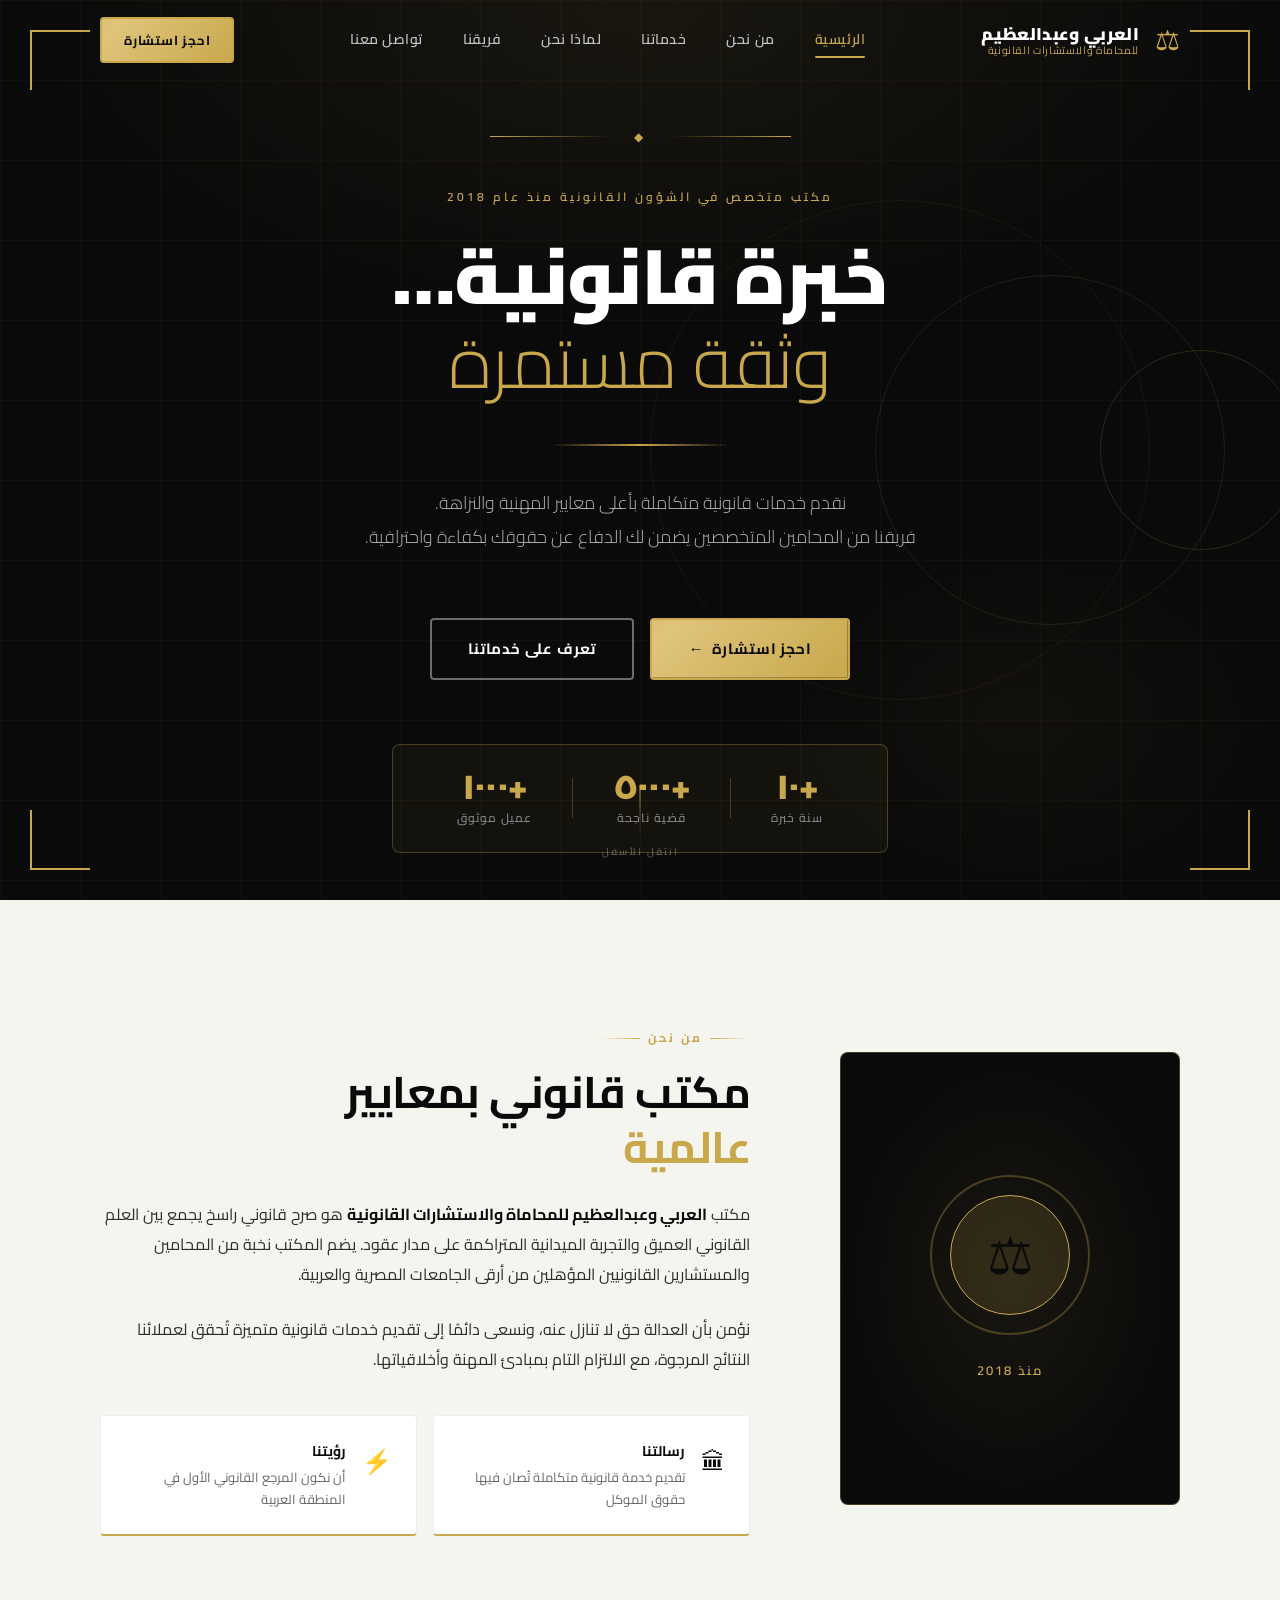
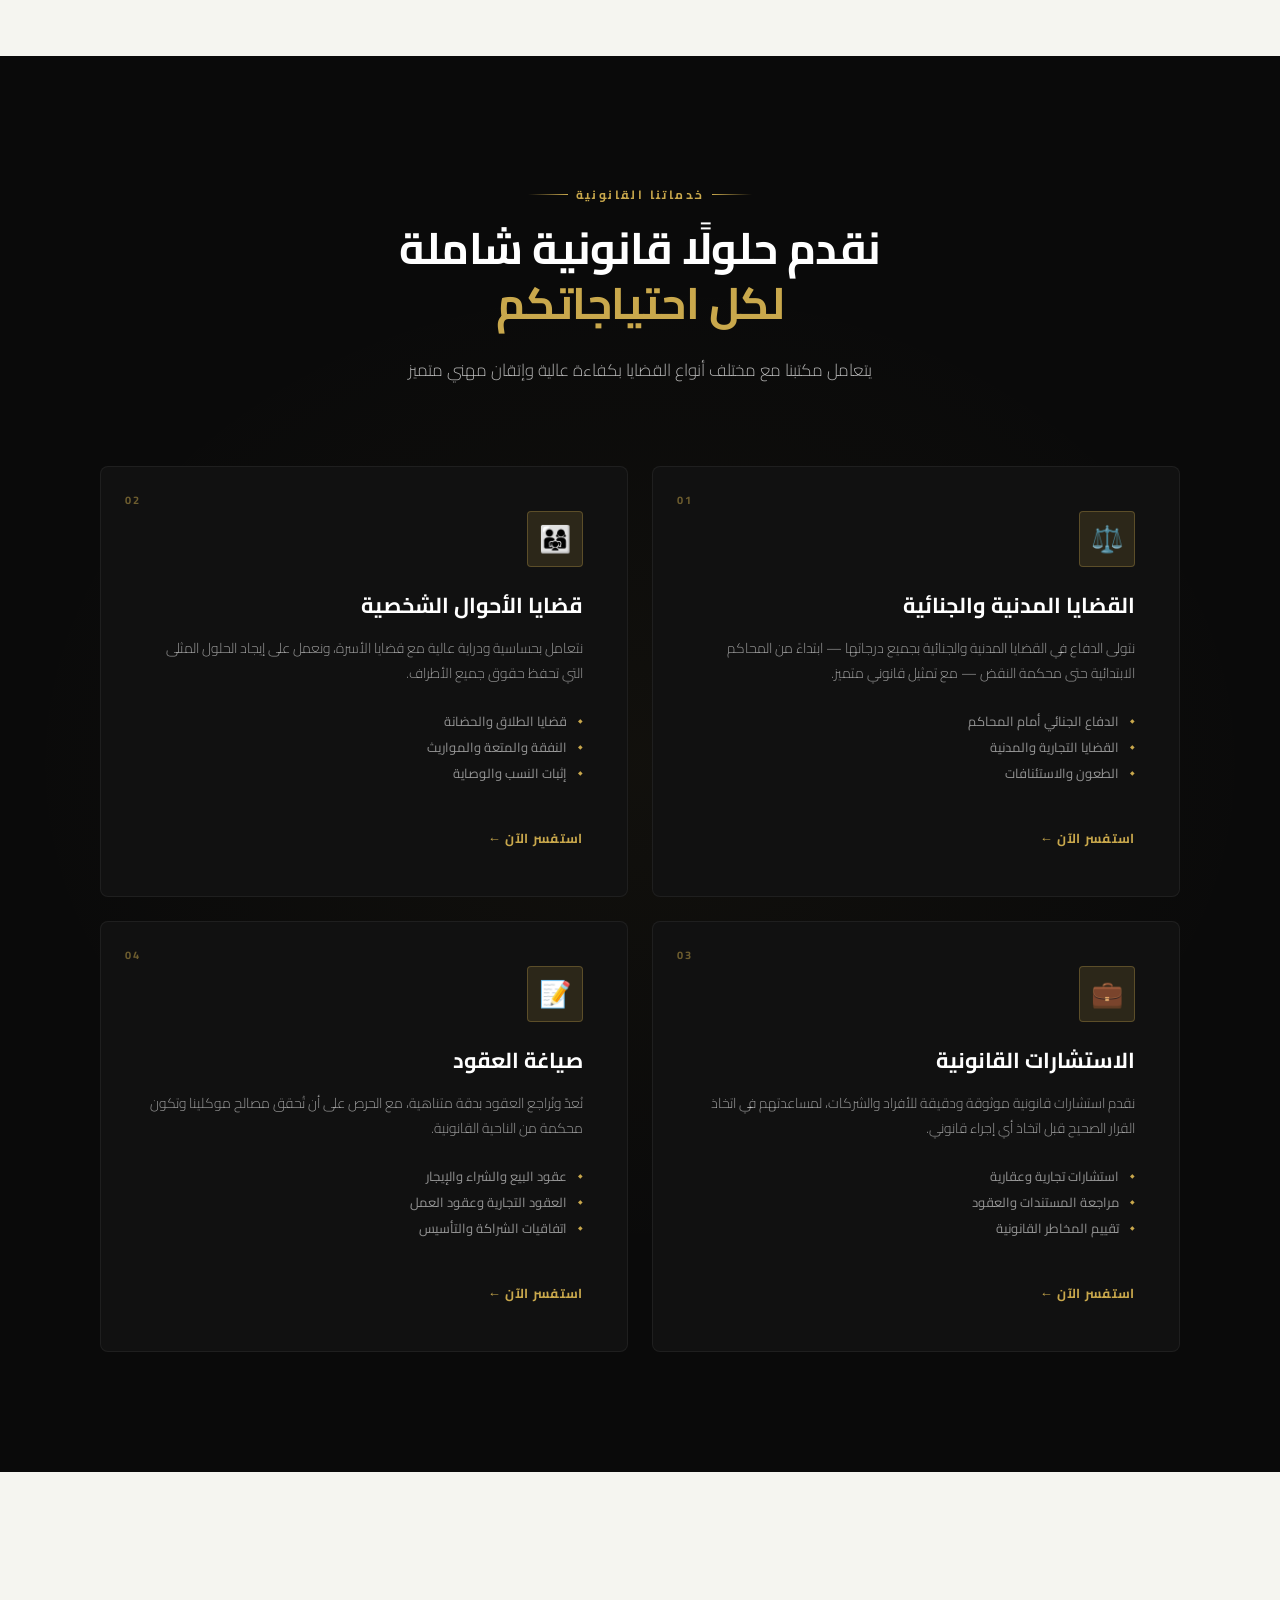
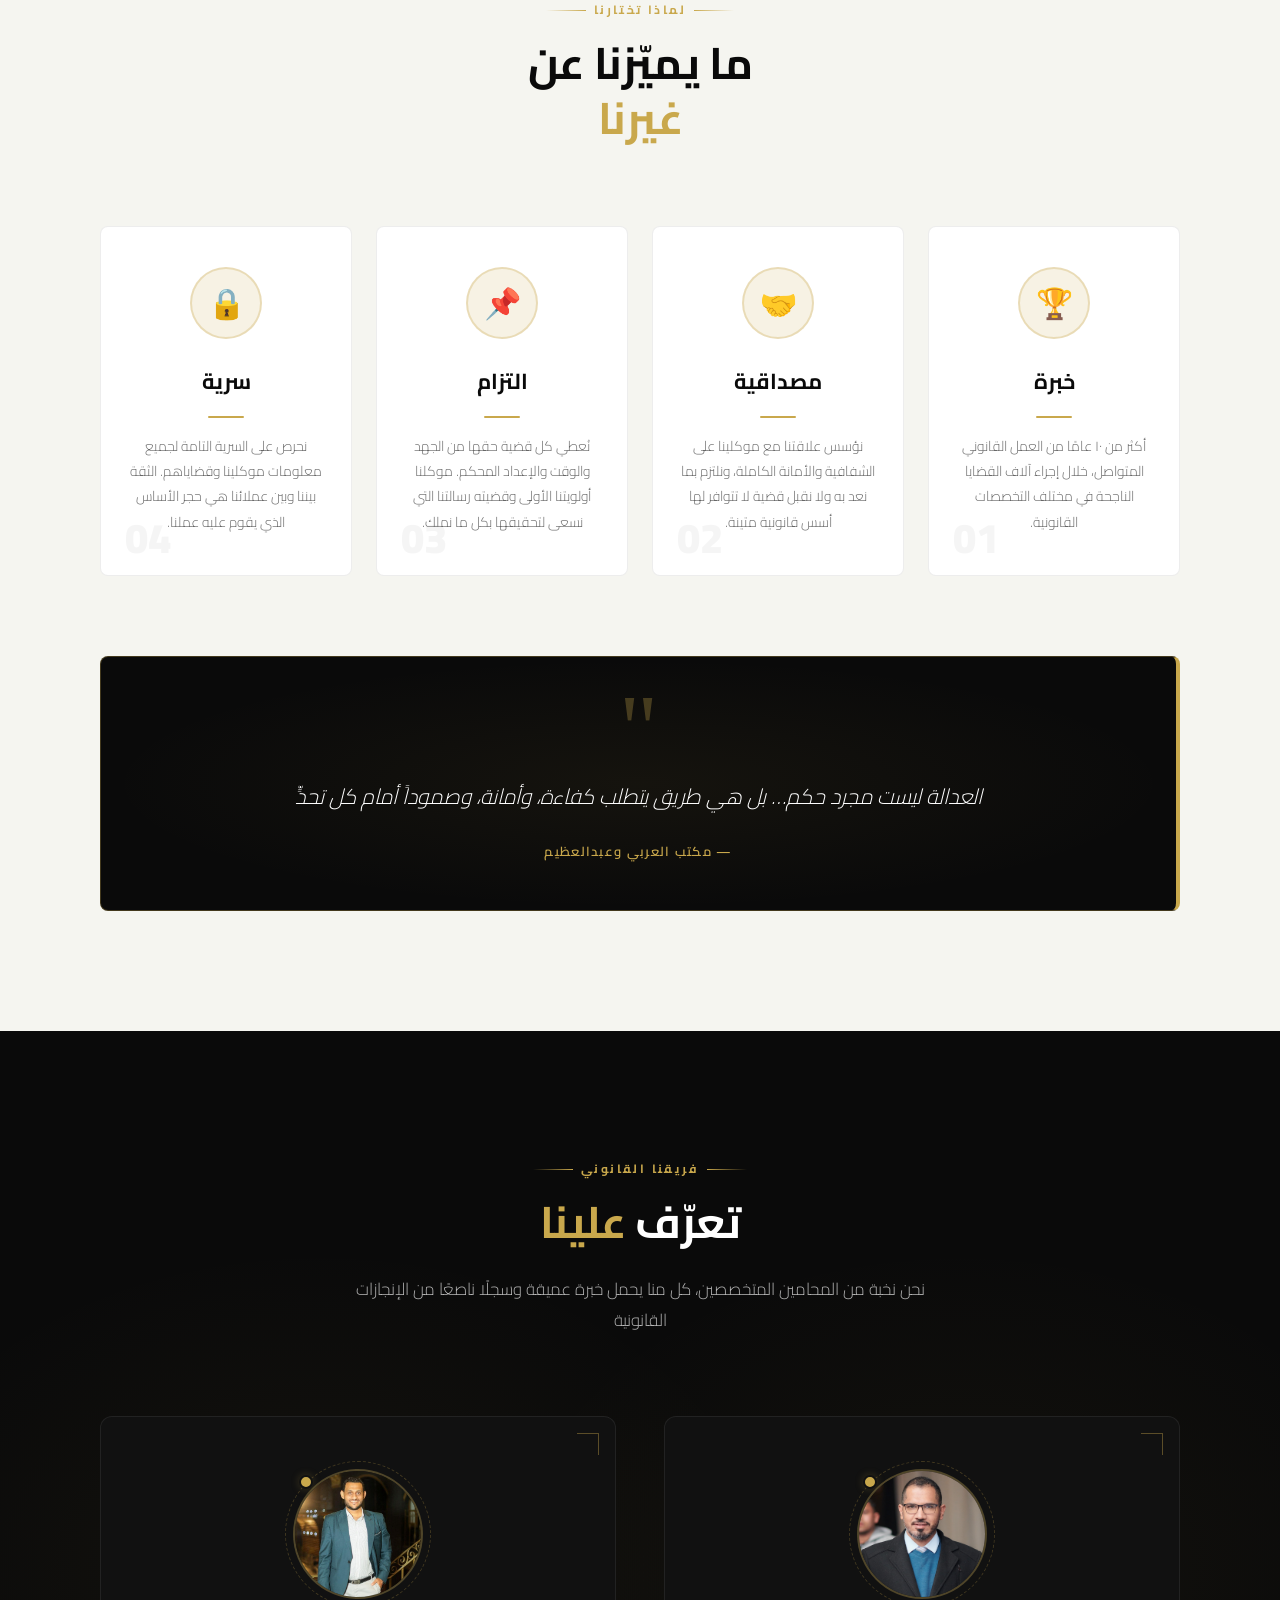
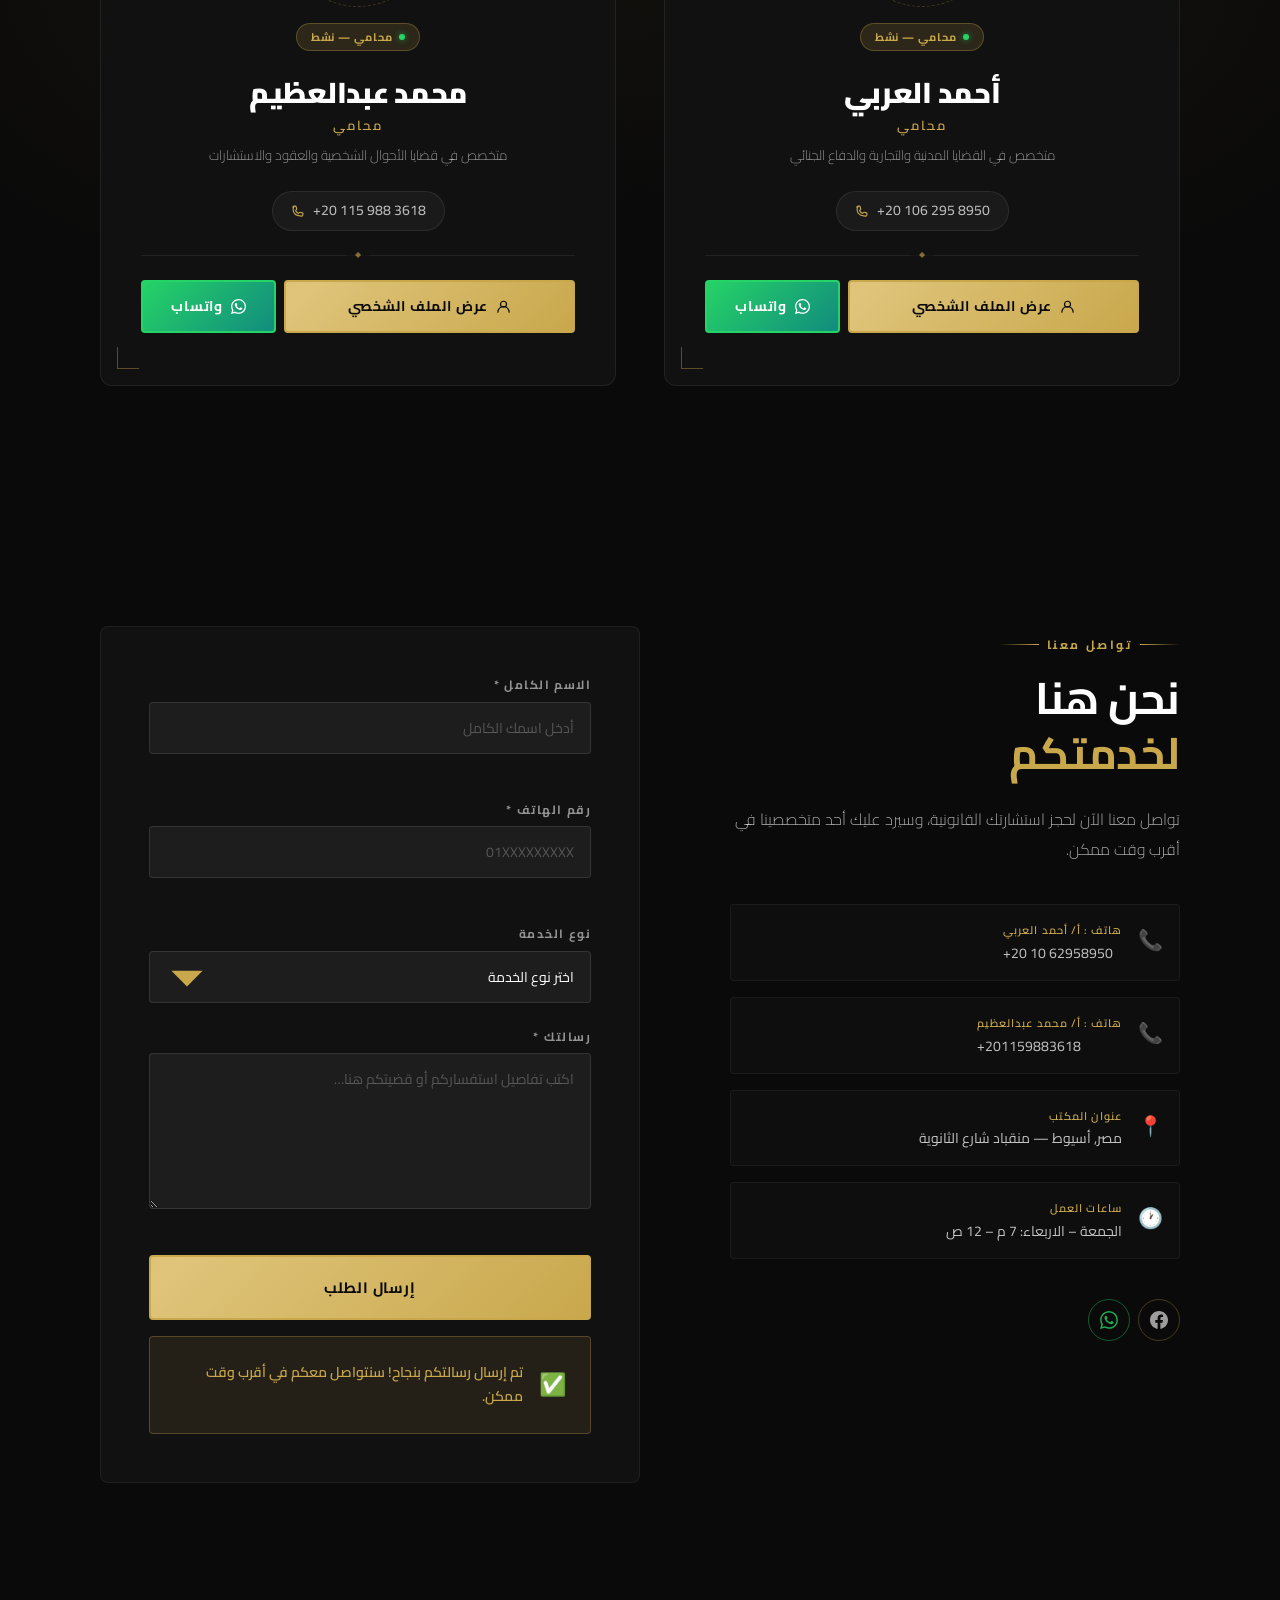
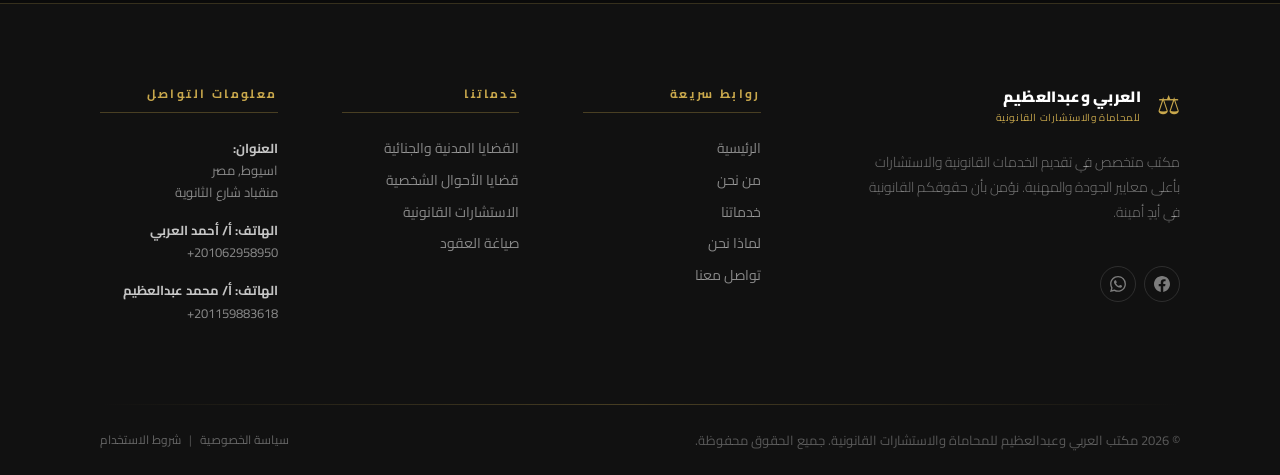
<file: index.html>
<!DOCTYPE html>
<html lang="ar" dir="rtl">
<head>
  <meta charset="UTF-8" />
  <meta name="viewport" content="width=device-width, initial-scale=1.0" />
  <meta name="description" content="العربي وعبدالعظيم للمحاماة والاستشارات القانونية - خبرة قانونية وثقة مستمرة" />
  <meta name="theme-color" content="#0a0a0a" />
  <title>العربي وعبدالعظيم للمحاماة والاستشارات القانونية</title>

  <!-- Google Fonts: Cairo for Arabic -->
  <link rel="preconnect" href="https://fonts.googleapis.com" />
  <link rel="preconnect" href="https://fonts.gstatic.com" crossorigin />
  <link href="https://fonts.googleapis.com/css2?family=Cairo:wght@300;400;500;600;700;900&display=swap" rel="stylesheet" />

  <link rel="stylesheet" href="css/style.css" />
</head>
<body>

  <!-- STICKY NAVBAR -->
  <header class="navbar" id="navbar">
    <div class="nav-container">

      <!-- Logo -->
      <a href="#home" class="nav-logo" aria-label="الرئيسية">
        <span class="logo-icon" aria-hidden="true">⚖</span>
        <div class="logo-text">
          <span class="logo-main">العربي وعبدالعظيم</span>
          <span class="logo-sub">للمحاماة والاستشارات القانونية</span>
        </div>
      </a>

      <!-- Desktop Navigation -->
      <nav class="nav-links" aria-label="القائمة الرئيسية">
        <a href="#home"     class="nav-link active">الرئيسية</a>
        <a href="#about"    class="nav-link">من نحن</a>
        <a href="#services" class="nav-link">خدماتنا</a>
        <a href="#why-us"   class="nav-link">لماذا نحن</a>
        <a href="#lawyers"  class="nav-link">فريقنا</a>
        <a href="#contact"  class="nav-link">تواصل معنا</a>
      </nav>

      <!-- CTA Button (desktop) -->
      <a href="#contact" class="btn btn-gold nav-cta">احجز استشارة</a>

      <!-- Hamburger (mobile) -->
      <button class="hamburger" id="hamburger" aria-label="فتح القائمة" aria-expanded="false">
        <span class="bar"></span>
        <span class="bar"></span>
        <span class="bar"></span>
      </button>
    </div>

    <!-- Mobile Menu -->
    <div class="mobile-menu" id="mobile-menu" aria-hidden="true">
      <nav aria-label="القائمة المحمولة">
        <a href="#home"     class="mobile-link">الرئيسية</a>
        <a href="#about"    class="mobile-link">من نحن</a>
        <a href="#services" class="mobile-link">خدماتنا</a>
        <a href="#why-us"   class="mobile-link">لماذا نحن</a>
        <a href="#contact"  class="mobile-link">تواصل معنا</a>
        <a href="#contact"  class="btn btn-gold mobile-cta">احجز استشارة</a>
      </nav>
    </div>
  </header>



  <!-- HERO SECTION -->

  <section class="hero" id="home" aria-label="الرئيسية">

    <div class="hero-bg-ornament" aria-hidden="true">
      <div class="ornament-ring ornament-ring-1"></div>
      <div class="ornament-ring ornament-ring-2"></div>
      <div class="ornament-ring ornament-ring-3"></div>
    </div>

    <!-- Corner decorations -->
    <div class="corner corner-tl" aria-hidden="true"></div>
    <div class="corner corner-tr" aria-hidden="true"></div>
    <div class="corner corner-bl" aria-hidden="true"></div>
    <div class="corner corner-br" aria-hidden="true"></div>

    <div class="hero-content">
      <div class="hero-ornament-line" aria-hidden="true">
        <span class="ornament-diamond">◆</span>
      </div>

      <!-- Sub-eyebrow -->
      <p class="hero-eyebrow animate-hero-1">مكتب متخصص في الشؤون القانونية منذ عام 2018</p>

      <!-- Main headline -->
      <h1 class="hero-title animate-hero-2">
        خبرة قانونية…<br/>
        <em class="title-em">وثقة مستمرة</em>
      </h1>

      <!-- Gold divider rule -->
      <div class="hero-rule animate-hero-3" aria-hidden="true"></div>

      <!-- Description -->
      <p class="hero-desc animate-hero-4">
        نقدم خدمات قانونية متكاملة بأعلى معايير المهنية والنزاهة.<br/>
        فريقنا من المحامين المتخصصين يضمن لك الدفاع عن حقوقك بكفاءة واحترافية.
      </p>

      <!-- Actions -->
      <div class="hero-actions animate-hero-5">
        <a href="#contact" class="btn btn-gold btn-lg">
          <span>احجز استشارة</span>
          <span class="btn-arrow" aria-hidden="true">←</span>
        </a>
        <a href="#services" class="btn btn-outline-white btn-lg">تعرف على خدماتنا</a>
      </div>

      <!-- Stats strip -->
      <div class="hero-stats animate-hero-6">
        <div class="stat">
          <span class="stat-num">+١٠</span>
          <span class="stat-label">سنة خبرة</span>
        </div>
        <div class="stat-divider" aria-hidden="true"></div>
        <div class="stat">
          <span class="stat-num">+٥٠٠٠</span>
          <span class="stat-label">قضية ناجحة</span>
        </div>
        <div class="stat-divider" aria-hidden="true"></div>
        <div class="stat">
          <span class="stat-num">+١٠٠٠</span>
          <span class="stat-label">عميل موثوق</span>
        </div>
      </div>
    </div>

    <!-- Scroll indicator -->
    <div class="hero-scroll" aria-hidden="true">
      <div class="scroll-line"></div>
      <span class="scroll-text">انتقل للأسفل</span>
    </div>
  </section>


  <!-- ABOUT SECTION -->

  <section class="about section-pad" id="about" aria-label="من نحن">
    <div class="container">

      <div class="about-grid">

        <!-- Left: Decorative visual panel -->
        <div class="about-visual fade-in">
          <div class="about-img-wrap">
            <!-- Elegant abstract SVG scales of justice -->
            <div class="about-emblem" aria-hidden="true">
              <div class="emblem-outer">
                <div class="emblem-inner">
                  <span class="emblem-icon">⚖</span>
                </div>
              </div>
              <div class="emblem-year">منذ 2018</div>
            </div>
            <!-- Decorative lines -->
            <div class="about-deco-line deco-line-top"></div>
            <div class="about-deco-line deco-line-bottom"></div>
          </div>
        </div>

        <!-- Right: Text content -->
        <div class="about-content">
          <div class="section-tag fade-in">من نحن</div>
          <h2 class="section-title fade-in">
            مكتب قانوني بمعايير<br/>
            <span class="gold-text">عالمية</span>
          </h2>

          <p class="about-text fade-in">
            مكتب <strong>العربي وعبدالعظيم للمحاماة والاستشارات القانونية</strong> هو صرح قانوني
            راسخ يجمع بين العلم القانوني العميق والتجربة الميدانية المتراكمة على مدار عقود.
            يضم المكتب نخبة من المحامين والمستشارين القانونيين المؤهلين من أرقى الجامعات
            المصرية والعربية.
          </p>

          <p class="about-text fade-in">
            نؤمن بأن العدالة حق لا تنازل عنه، ونسعى دائمًا إلى تقديم خدمات قانونية
            متميزة تُحقق لعملائنا النتائج المرجوة، مع الالتزام التام بمبادئ المهنة
            وأخلاقياتها.
          </p>

          <!-- Mission & Values cards -->
          <div class="values-grid">
            <div class="value-card fade-in">
              <span class="value-icon" aria-hidden="true">🏛</span>
              <div>
                <strong class="value-title">رسالتنا</strong>
                <p class="value-text">تقديم خدمة قانونية متكاملة تُصان فيها حقوق الموكل</p>
              </div>
            </div>
            <div class="value-card fade-in">
              <span class="value-icon" aria-hidden="true">⚡</span>
              <div>
                <strong class="value-title">رؤيتنا</strong>
                <p class="value-text">أن نكون المرجع القانوني الأول في المنطقة العربية</p>
              </div>
            </div>
          </div>
        </div>
      </div>
    </div>
  </section>


  <!-- SERVICES SECTION -->
  
  <section class="services section-pad bg-dark" id="services" aria-label="خدماتنا">
    <div class="container">

      <!-- Header -->
      <div class="section-header text-center fade-in">
        <div class="section-tag tag-gold">خدماتنا القانونية</div>
        <h2 class="section-title light">
          نقدم حلولًا قانونية شاملة<br/>
          <span class="gold-text">لكل احتياجاتكم</span>
        </h2>
        <p class="section-desc light">
          يتعامل مكتبنا مع مختلف أنواع القضايا بكفاءة عالية وإتقان مهني متميز
        </p>
      </div>

      <!-- Services Grid -->
      <div class="services-grid">

        <!-- Service 1 -->
        <article class="service-card fade-in" style="--delay: 0ms">
          <div class="service-icon-wrap" aria-hidden="true">
            <span class="service-icon">⚖️</span>
          </div>
          <div class="service-num" aria-hidden="true">01</div>
          <h3 class="service-title">القضايا المدنية والجنائية</h3>
          <p class="service-desc">
            نتولى الدفاع في القضايا المدنية والجنائية بجميع درجاتها — ابتداءً
            من المحاكم الابتدائية حتى محكمة النقض — مع تمثيل قانوني متميز.
          </p>
          <ul class="service-features">
            <li>الدفاع الجنائي أمام المحاكم</li>
            <li>القضايا التجارية والمدنية</li>
            <li>الطعون والاستئنافات</li>
          </ul>
          <a href="#contact" class="service-cta">استفسر الآن ←</a>
        </article>

        <!-- Service 2 -->
        <article class="service-card fade-in" style="--delay: 120ms">
          <div class="service-icon-wrap" aria-hidden="true">
            <span class="service-icon">👨‍👩‍👧</span>
          </div>
          <div class="service-num" aria-hidden="true">02</div>
          <h3 class="service-title">قضايا الأحوال الشخصية</h3>
          <p class="service-desc">
            نتعامل بحساسية ودراية عالية مع قضايا الأسرة، ونعمل على إيجاد
            الحلول المثلى التي تحفظ حقوق جميع الأطراف.
          </p>
          <ul class="service-features">
            <li>قضايا الطلاق والحضانة</li>
            <li>النفقة والمتعة والمواريث</li>
            <li>إثبات النسب والوصاية</li>
          </ul>
          <a href="#contact" class="service-cta">استفسر الآن ←</a>
        </article>

        <!-- Service 3 -->
        <article class="service-card fade-in" style="--delay: 240ms">
          <div class="service-icon-wrap" aria-hidden="true">
            <span class="service-icon">💼</span>
          </div>
          <div class="service-num" aria-hidden="true">03</div>
          <h3 class="service-title">الاستشارات القانونية</h3>
          <p class="service-desc">
            نقدم استشارات قانونية موثوقة ودقيقة للأفراد والشركات، لمساعدتهم
            في اتخاذ القرار الصحيح قبل اتخاذ أي إجراء قانوني.
          </p>
          <ul class="service-features">
            <li>استشارات تجارية وعقارية</li>
            <li>مراجعة المستندات والعقود</li>
            <li>تقييم المخاطر القانونية</li>
          </ul>
          <a href="#contact" class="service-cta">استفسر الآن ←</a>
        </article>

        <!-- Service 4 -->
        <article class="service-card fade-in" style="--delay: 360ms">
          <div class="service-icon-wrap" aria-hidden="true">
            <span class="service-icon">📝</span>
          </div>
          <div class="service-num" aria-hidden="true">04</div>
          <h3 class="service-title">صياغة العقود</h3>
          <p class="service-desc">
            نُعدّ ونُراجع العقود بدقة متناهية، مع الحرص على أن تُحقق مصالح
            موكلينا وتكون محكمة من الناحية القانونية.
          </p>
          <ul class="service-features">
            <li>عقود البيع والشراء والإيجار</li>
            <li>العقود التجارية وعقود العمل</li>
            <li>اتفاقيات الشراكة والتأسيس</li>
          </ul>
          <a href="#contact" class="service-cta">استفسر الآن ←</a>
        </article>

      </div>
    </div>
  </section>


  <!-- WHY CHOOSE US SECTION -->
  <section class="why-us section-pad" id="why-us" aria-label="لماذا تختارنا">
    <div class="container">

      <!-- Header -->
      <div class="section-header text-center fade-in">
        <div class="section-tag">لماذا تختارنا</div>
        <h2 class="section-title">
          ما يميّزنا عن<br/>
          <span class="gold-text">غيرنا</span>
        </h2>
      </div>

      <!-- Pillars Grid -->
      <div class="pillars-grid">

        <div class="pillar-card fade-in" style="--delay: 0ms">
          <div class="pillar-icon-ring" aria-hidden="true">
            <span class="pillar-icon">🏆</span>
          </div>
          <h3 class="pillar-title">خبرة</h3>
          <div class="pillar-line" aria-hidden="true"></div>
          <p class="pillar-desc">
            أكثر من ١٠ عامًا من العمل القانوني المتواصل، خلال إجراء آلاف القضايا
            الناجحة في مختلف التخصصات القانونية.
          </p>
          <span class="pillar-num" aria-hidden="true">01</span>
        </div>

        <div class="pillar-card fade-in" style="--delay: 100ms">
          <div class="pillar-icon-ring" aria-hidden="true">
            <span class="pillar-icon">🤝</span>
          </div>
          <h3 class="pillar-title">مصداقية</h3>
          <div class="pillar-line" aria-hidden="true"></div>
          <p class="pillar-desc">
            نؤسس علاقتنا مع موكلينا على الشفافية والأمانة الكاملة، ونلتزم بما نعد به
            ولا نقبل قضية لا تتوافر لها أسس قانونية متينة.
          </p>
          <span class="pillar-num" aria-hidden="true">02</span>
        </div>

        <div class="pillar-card fade-in" style="--delay: 200ms">
          <div class="pillar-icon-ring" aria-hidden="true">
            <span class="pillar-icon">📌</span>
          </div>
          <h3 class="pillar-title">التزام</h3>
          <div class="pillar-line" aria-hidden="true"></div>
          <p class="pillar-desc">
            نُعطي كل قضية حقها من الجهد والوقت والإعداد المحكم. موكلنا أولويتنا
            الأولى وقضيته رسالتنا التي نسعى لتحقيقها بكل ما نملك.
          </p>
          <span class="pillar-num" aria-hidden="true">03</span>
        </div>

        <div class="pillar-card fade-in" style="--delay: 300ms">
          <div class="pillar-icon-ring" aria-hidden="true">
            <span class="pillar-icon">🔒</span>
          </div>
          <h3 class="pillar-title">سرية</h3>
          <div class="pillar-line" aria-hidden="true"></div>
          <p class="pillar-desc">
            نحرص على السرية التامة لجميع معلومات موكلينا وقضاياهم. الثقة بيننا وبين
            عملائنا هي حجر الأساس الذي يقوم عليه عملنا.
          </p>
          <span class="pillar-num" aria-hidden="true">04</span>
        </div>

      </div>

      <!-- Gold quote banner -->
      <blockquote class="quote-banner fade-in">
        <div class="quote-mark" aria-hidden="true">"</div>
        <p class="quote-text">
          العدالة ليست مجرد حكم… بل هي طريق يتطلب كفاءة، وأمانة، وصموداً أمام كل تحدٍّ
        </p>
        <cite class="quote-author">— مكتب العربي وعبدالعظيم</cite>
      </blockquote>

    </div>
  </section>

      <!-- LAWYERS SECTION   -->
  <section class="lawyers-section section-pad" id="lawyers" aria-label="فريق المحامين">
    <div class="container">

      <!-- Section Header -->
      <div class="section-header text-center fade-in">
        <div class="section-tag tag-gold">فريقنا القانوني</div>
        <h2 class="section-title light">
          تعرّف  <span class="gold-text">علينا</span>
        </h2>
        <p class="section-desc light">
         نحن نخبة من المحامين المتخصصين، كل منا يحمل خبرة عميقة وسجلًا ناصعًا من الإنجازات القانونية
        </p>
      </div>

      <!-- Lawyers Grid: 2 cards side-by-side on desktop, stacked on mobile -->
      <div class="lawyers-grid">

        <!-- ═══ بطاقة المحامي الأول: أحمد العربي ═══ -->
        <article class="lawyer-card fade-in" style="--delay:0ms" aria-label="بطاقة المحامي أحمد العربي">

          <!-- Top gold accent bar -->
          <div class="lawyer-card-accent" aria-hidden="true"></div>

          <!-- Avatar area -->
          <div class="lawyer-avatar-wrap">
            <div class="lawyer-avatar" aria-label="صورة المحامي أحمد العربي">
              <!-- Professional SVG silhouette placeholder -->
              <!-- <svg viewBox="0 0 120 120" fill="none" xmlns="images/ahmed.jpeg" aria-hidden="true" role="img"> -->
                <!-- Head circle -->
                <!-- <circle cx="60" cy="42" r="28" fill="rgba(201,168,76,0.15)" stroke="rgba(201,168,76,0.45)" stroke-width="1.5"/> -->
                <!-- Shoulders / torso arc -->
                <!-- <path d="M10 118 C10 88 35 74 60 74 C85 74 110 88 110 118" fill="rgba(201,168,76,0.10)" stroke="rgba(201,168,76,0.35)" stroke-width="1.5"/> -->
                <!-- Scales of justice emblem -->
                <!-- <text x="60" y="50" text-anchor="middle" font-size="24" fill="rgba(201,168,76,0.85)" font-family="serif">⚖</text> -->
              <!-- </svg> -->
              <img class="img1" src="images/ahmed.jpeg" alt="أحمد العربي">
            </div>
            <!-- Decorative ring around avatar -->
            <div class="avatar-ring" aria-hidden="true"></div>
            <!-- Gold dot accent -->
            <div class="avatar-dot" aria-hidden="true"></div>
          </div>

          <!-- Status badge -->
          <div class="lawyer-badge" aria-label="الحالة: نشط">
            <span class="badge-dot" aria-hidden="true"></span>
            محامي — نشط
          </div>

          <!-- Lawyer information -->
          <div class="lawyer-info">
            <h3 class="lawyer-name">أحمد العربي</h3>
            <p class="lawyer-title-role">محامي</p>
            <p class="lawyer-speciality">متخصص في القضايا المدنية والتجارية والدفاع الجنائي</p>

            <!-- Phone -->
            <div class="lawyer-contact">
              <a href="https://wa.me/+201062958950" class="lawyer-phone" aria-label="اتصال بأحمد العربي">
                <span class="phone-icon" aria-hidden="true">
                  <svg viewBox="0 0 20 20" fill="none" width="14" height="14" stroke="currentColor" stroke-width="1.6" stroke-linecap="round" stroke-linejoin="round">
                    <path d="M2.6 4.6A2 2 0 0 1 4.6 3h1.8c.4 0 .8.3.9.7l.8 3.2a1 1 0 0 1-.3 1l-1.3 1.3a10 10 0 0 0 4.3 4.3l1.3-1.3a1 1 0 0 1 1-.3l3.2.8c.4.1.7.5.7.9v1.8a2 2 0 0 1-2 2C7 17 3 13 3 8c0-1.4.4-2.7 1-3.8a2 2 0 0 1-.4-.6z"/>
                  </svg>
                </span>
                <span dir="ltr">+20 106 295 8950</span>
              </a>
            </div>
          </div>

          <!-- Horizontal divider with gold accent -->
          <div class="lawyer-card-divider" aria-hidden="true">
            <span class="divider-diamond" aria-hidden="true">◆</span>
          </div>

          <!-- Action buttons -->
          <div class="lawyer-actions">
            <!-- Profile page button -->
            <a href="lawyer1.html" class="btn btn-gold btn-sm lawyer-profile-btn">
              <svg viewBox="0 0 20 20" fill="none" width="15" height="15" stroke="currentColor" stroke-width="1.6" stroke-linecap="round" stroke-linejoin="round" aria-hidden="true">
                <circle cx="10" cy="7" r="4"/><path d="M2.5 17.5a7.5 7.5 0 0 1 15 0"/>
              </svg>
              عرض الملف الشخصي
            </a>
            <!-- WhatsApp direct chat button -->
            <a href="https://wa.me/201062958950?text=مرحبًا،%20أريد%20الاستفسار%20عن%20خدماتكم%20القانونية"
               class="btn btn-wa btn-sm lawyer-wa-btn"
               target="_blank"
               rel="noopener noreferrer"
               aria-label="واتساب مع أحمد العربي">
              <svg viewBox="0 0 24 24" fill="currentColor" width="15" height="15" aria-hidden="true">
                <path d="M17.472 14.382c-.297-.149-1.758-.867-2.03-.967-.273-.099-.471-.148-.67.15-.197.297-.767.966-.94 1.164-.173.199-.347.223-.644.075-.297-.15-1.255-.463-2.39-1.475-.883-.788-1.48-1.761-1.653-2.059-.173-.297-.018-.458.13-.606.134-.133.298-.347.446-.52.149-.174.198-.298.298-.497.099-.198.05-.371-.025-.52-.075-.149-.669-1.612-.916-2.207-.242-.579-.487-.5-.669-.51-.173-.008-.371-.01-.57-.01-.198 0-.52.074-.792.372-.272.297-1.04 1.016-1.04 2.479 0 1.462 1.065 2.875 1.213 3.074.149.198 2.096 3.2 5.077 4.487.709.306 1.262.489 1.694.625.712.227 1.36.195 1.871.118.571-.085 1.758-.719 2.006-1.413.248-.694.248-1.289.173-1.413-.074-.124-.272-.198-.57-.347m-5.421 7.403h-.004a9.87 9.87 0 0 1-5.031-1.378l-.361-.214-3.741.982.998-3.648-.235-.374a9.86 9.86 0 0 1-1.51-5.26c.001-5.45 4.436-9.884 9.888-9.884 2.64 0 5.122 1.03 6.988 2.898a9.825 9.825 0 0 1 2.893 6.994c-.003 5.45-4.437 9.884-9.885 9.884m8.413-18.297A11.815 11.815 0 0 0 12.05 0C5.495 0 .16 5.335.157 11.892c0 2.096.547 4.142 1.588 5.945L.057 24l6.305-1.654a11.882 11.882 0 0 0 5.683 1.448h.005c6.554 0 11.89-5.335 11.893-11.893a11.821 11.821 0 0 0-3.48-8.413Z"/>
              </svg>
              واتساب
            </a>
          </div>

          <!-- Decorative corner ornaments -->
          <span class="card-corner card-corner-tl" aria-hidden="true"></span>
          <span class="card-corner card-corner-br" aria-hidden="true"></span>
        </article>


        <!-- ═══ بطاقة المحامي الثاني: محمد عبدالعظيم ═══ -->
        <article class="lawyer-card fade-in" style="--delay:150ms" aria-label="بطاقة المحامي محمد عبدالعظيم">

          <div class="lawyer-card-accent" aria-hidden="true"></div>

          <div class="lawyer-avatar-wrap">
            <div class="lawyer-avatar" aria-label="صورة المحامي محمد عبدالعظيم">
              <!-- <svg viewBox="0 0 120 120" fill="none" xmlns="http://www.w3.org/2000/svg" aria-hidden="true" role="img">
                <circle cx="60" cy="42" r="28" fill="rgba(201,168,76,0.15)" stroke="rgba(201,168,76,0.45)" stroke-width="1.5"/>
                <path d="M10 118 C10 88 35 74 60 74 C85 74 110 88 110 118" fill="rgba(201,168,76,0.10)" stroke="rgba(201,168,76,0.35)" stroke-width="1.5"/>
                <text x="60" y="50" text-anchor="middle" font-size="24" fill="rgba(201,168,76,0.85)" font-family="serif">⚖</text>
              </svg> -->
              <img src="images/mohamed.jpeg" alt="محمد عبدالعظيم">
            </div>
            <div class="avatar-ring" aria-hidden="true"></div>
            <div class="avatar-dot" aria-hidden="true"></div>
          </div>

          <div class="lawyer-badge" aria-label="الحالة: نشط">
            <span class="badge-dot" aria-hidden="true"></span>
            محامي — نشط
          </div>

          <div class="lawyer-info">
            <h3 class="lawyer-name">محمد عبدالعظيم</h3>
            <p class="lawyer-title-role">محامي</p>
            <p class="lawyer-speciality">متخصص في قضايا الأحوال الشخصية والعقود والاستشارات</p>
            <div class="lawyer-contact">
              <a href="https://wa.me/+201159883618" class="lawyer-phone" aria-label="اتصال بمحمد عبدالعظيم">
                <span class="phone-icon" aria-hidden="true">
                  <svg viewBox="0 0 20 20" fill="none" width="14" height="14" stroke="currentColor" stroke-width="1.6" stroke-linecap="round" stroke-linejoin="round">
                    <path d="M2.6 4.6A2 2 0 0 1 4.6 3h1.8c.4 0 .8.3.9.7l.8 3.2a1 1 0 0 1-.3 1l-1.3 1.3a10 10 0 0 0 4.3 4.3l1.3-1.3a1 1 0 0 1 1-.3l3.2.8c.4.1.7.5.7.9v1.8a2 2 0 0 1-2 2C7 17 3 13 3 8c0-1.4.4-2.7 1-3.8a2 2 0 0 1-.4-.6z"/>
                  </svg>
                </span>
                <span dir="ltr">+20 115 988 3618</span>
              </a>
            </div>
          </div>

          <div class="lawyer-card-divider" aria-hidden="true">
            <span class="divider-diamond" aria-hidden="true">◆</span>
          </div>

          <div class="lawyer-actions">
            <a href="lawyer2.html" class="btn btn-gold btn-sm lawyer-profile-btn">
              <svg viewBox="0 0 20 20" fill="none" width="15" height="15" stroke="currentColor" stroke-width="1.6" stroke-linecap="round" stroke-linejoin="round" aria-hidden="true">
                <circle cx="10" cy="7" r="4"/><path d="M2.5 17.5a7.5 7.5 0 0 1 15 0"/>
              </svg>
              عرض الملف الشخصي
            </a>
            <a href="https://wa.me/201159883618?text=مرحبًا،%20أريد%20الاستفسار%20عن%20خدماتكم%20القانونية"
               class="btn btn-wa btn-sm lawyer-wa-btn"
               target="_blank"
               rel="noopener noreferrer"
               aria-label="واتساب مع محمد عبدالعظيم">
              <svg viewBox="0 0 24 24" fill="currentColor" width="15" height="15" aria-hidden="true">
                <path d="M17.472 14.382c-.297-.149-1.758-.867-2.03-.967-.273-.099-.471-.148-.67.15-.197.297-.767.966-.94 1.164-.173.199-.347.223-.644.075-.297-.15-1.255-.463-2.39-1.475-.883-.788-1.48-1.761-1.653-2.059-.173-.297-.018-.458.13-.606.134-.133.298-.347.446-.52.149-.174.198-.298.298-.497.099-.198.05-.371-.025-.52-.075-.149-.669-1.612-.916-2.207-.242-.579-.487-.5-.669-.51-.173-.008-.371-.01-.57-.01-.198 0-.52.074-.792.372-.272.297-1.04 1.016-1.04 2.479 0 1.462 1.065 2.875 1.213 3.074.149.198 2.096 3.2 5.077 4.487.709.306 1.262.489 1.694.625.712.227 1.36.195 1.871.118.571-.085 1.758-.719 2.006-1.413.248-.694.248-1.289.173-1.413-.074-.124-.272-.198-.57-.347m-5.421 7.403h-.004a9.87 9.87 0 0 1-5.031-1.378l-.361-.214-3.741.982.998-3.648-.235-.374a9.86 9.86 0 0 1-1.51-5.26c.001-5.45 4.436-9.884 9.888-9.884 2.64 0 5.122 1.03 6.988 2.898a9.825 9.825 0 0 1 2.893 6.994c-.003 5.45-4.437 9.884-9.885 9.884m8.413-18.297A11.815 11.815 0 0 0 12.05 0C5.495 0 .16 5.335.157 11.892c0 2.096.547 4.142 1.588 5.945L.057 24l6.305-1.654a11.882 11.882 0 0 0 5.683 1.448h.005c6.554 0 11.89-5.335 11.893-11.893a11.821 11.821 0 0 0-3.48-8.413Z"/>
              </svg>
              واتساب
            </a>
          </div>

          <span class="card-corner card-corner-tl" aria-hidden="true"></span>
          <span class="card-corner card-corner-br" aria-hidden="true"></span>
        </article>

      </div><!-- /lawyers-grid -->
    </div>
  </section>
  <!-- ══ END LAWYERS SECTION ══ -->


  <!-- CONTACT SECTION -->
  <section class="contact section-pad bg-dark" id="contact" aria-label="تواصل معنا">
    <div class="container">

      <div class="contact-grid">

        <!-- Left: Info -->
        <div class="contact-info fade-in">
          <div class="section-tag tag-gold">تواصل معنا</div>
          <h2 class="section-title light">
            نحن هنا<br/>
            <span class="gold-text">لخدمتكم</span>
          </h2>
          <p class="contact-intro">
            تواصل معنا الآن لحجز استشارتك القانونية، وسيرد عليك أحد
            متخصصينا في أقرب وقت ممكن.
          </p>

          <!-- Contact details -->
          <div class="contact-details">

            <a href="https://wa.me/+201062958950" class="contact-detail-item">
              <span class="detail-icon" aria-hidden="true">📞</span>
              <div>
                <span class="detail-label">هاتف : أ/ أحمد العربي</span>
                <span class="detail-value" dir="ltr">+20 10 62958950</span>
              </div>
            </a>
            <a href="https://wa.me/+201159883618" class="contact-detail-item">
              <span class="detail-icon" aria-hidden="true">📞</span>
              <div>
                <span class="detail-label">هاتف : أ/ محمد عبدالعظيم </span>
                <span class="detail-value" dir="ltr">+201159883618</span>
              </div>
            </a>
<!-- 
            <a href="mailto:info@law-firm.com" class="contact-detail-item">
              <span class="detail-icon" aria-hidden="true">✉️</span>
              <div>
                <span class="detail-label">البريد الإلكتروني</span>
                <span class="detail-value" dir="ltr">info@alarabi-law.com</span>
              </div>
            </a> -->

            <div class="contact-detail-item">
              <span class="detail-icon" aria-hidden="true">📍</span>
              <div>
                <span class="detail-label">عنوان المكتب</span>
                <span class="detail-value">مصر, أسيوط — منقباد شارع الثانوية</span>
              </div>
            </div>

            <div class="contact-detail-item">
              <span class="detail-icon" aria-hidden="true">🕐</span>
              <div>
                <span class="detail-label">ساعات العمل</span>
                <span class="detail-value">الجمعة – الاربعاء: 7 م – 12 ص</span>
              </div>
            </div>

          </div>

          <!-- Social links -->
          <div class="social-links">
            <a href="https://www.facebook.com/abooelarby" class="social-btn" aria-label="فيسبوك" title="فيسبوك">
              <svg viewBox="0 0 24 24" fill="currentColor" width="18" height="18" aria-hidden="true">
                <path d="M24 12.073c0-6.627-5.373-12-12-12s-12 5.373-12 12c0 5.99 4.388 10.954 10.125 11.854v-8.385H7.078v-3.47h3.047V9.43c0-3.007 1.792-4.669 4.533-4.669 1.312 0 2.686.235 2.686.235v2.953H15.83c-1.491 0-1.956.925-1.956 1.874v2.25h3.328l-.532 3.47h-2.796v8.385C19.612 23.027 24 18.062 24 12.073z"/>
              </svg>
            </a>
            <!-- <a href="#" class="social-btn" aria-label="لينكد إن" title="لينكد إن">
              <svg viewBox="0 0 24 24" fill="currentColor" width="18" height="18" aria-hidden="true">
                <path d="M20.447 20.452h-3.554v-5.569c0-1.328-.027-3.037-1.852-3.037-1.853 0-2.136 1.445-2.136 2.939v5.667H9.351V9h3.414v1.561h.046c.477-.9 1.637-1.85 3.37-1.85 3.601 0 4.267 2.37 4.267 5.455v6.286zM5.337 7.433c-1.144 0-2.063-.926-2.063-2.065 0-1.138.92-2.063 2.063-2.063 1.14 0 2.064.925 2.064 2.063 0 1.139-.925 2.065-2.064 2.065zm1.782 13.019H3.555V9h3.564v11.452zM22.225 0H1.771C.792 0 0 .774 0 1.729v20.542C0 23.227.792 24 1.771 24h20.451C23.2 24 24 23.227 24 22.271V1.729C24 .774 23.2 0 22.222 0h.003z"/>
              </svg>
            </a> -->
            <a href="https://wa.me/+201062958950"
               class="social-btn social-wa" aria-label="واتساب" title="واتساب" target="_blank" rel="noopener noreferrer">
              <svg viewBox="0 0 24 24" fill="currentColor" width="18" height="18" aria-hidden="true">
                <path d="M17.472 14.382c-.297-.149-1.758-.867-2.03-.967-.273-.099-.471-.148-.67.15-.197.297-.767.966-.94 1.164-.173.199-.347.223-.644.075-.297-.15-1.255-.463-2.39-1.475-.883-.788-1.48-1.761-1.653-2.059-.173-.297-.018-.458.13-.606.134-.133.298-.347.446-.52.149-.174.198-.298.298-.497.099-.198.05-.371-.025-.52-.075-.149-.669-1.612-.916-2.207-.242-.579-.487-.5-.669-.51-.173-.008-.371-.01-.57-.01-.198 0-.52.074-.792.372-.272.297-1.04 1.016-1.04 2.479 0 1.462 1.065 2.875 1.213 3.074.149.198 2.096 3.2 5.077 4.487.709.306 1.262.489 1.694.625.712.227 1.36.195 1.871.118.571-.085 1.758-.719 2.006-1.413.248-.694.248-1.289.173-1.413-.074-.124-.272-.198-.57-.347m-5.421 7.403h-.004a9.87 9.87 0 01-5.031-1.378l-.361-.214-3.741.982.998-3.648-.235-.374a9.86 9.86 0 01-1.51-5.26c.001-5.45 4.436-9.884 9.888-9.884 2.64 0 5.122 1.03 6.988 2.898a9.825 9.825 0 012.893 6.994c-.003 5.45-4.437 9.884-9.885 9.884m8.413-18.297A11.815 11.815 0 0012.05 0C5.495 0 .16 5.335.157 11.892c0 2.096.547 4.142 1.588 5.945L.057 24l6.305-1.654a11.882 11.882 0 005.683 1.448h.005c6.554 0 11.89-5.335 11.893-11.893a11.821 11.821 0 00-3.48-8.413Z"/>
              </svg>
            </a>
          </div>
        </div>

        <!-- Right: Form -->
        <div class="contact-form-wrap fade-in">
          <form class="contact-form" id="contact-form" novalidate aria-label="نموذج التواصل">

            <div class="form-group">
              <label class="form-label" for="name">الاسم الكامل *</label>
              <input
                type="text" id="name" name="name"
                class="form-input"
                placeholder="أدخل اسمك الكامل"
                autocomplete="name"
                required
              />
              <span class="form-error" id="name-error" role="alert" aria-live="polite"></span>
            </div>

            <div class="form-group">
              <label class="form-label" for="phone">رقم الهاتف *</label>
              <input
                type="tel" id="phone" name="phone"
                class="form-input"
                placeholder="01XXXXXXXXX"
                autocomplete="tel"
                dir="ltr"
                required
              />
              <span class="form-error" id="phone-error" role="alert" aria-live="polite"></span>
            </div>

            <div class="form-group">
              <label class="form-label" for="service">نوع الخدمة</label>
              <select id="service" name="service" class="form-input form-select">
                <option value="">اختر نوع الخدمة</option>
                <option value="civil">القضايا المدنية والجنائية</option>
                <option value="family">قضايا الأحوال الشخصية</option>
                <option value="consult">الاستشارات القانونية</option>
                <option value="contracts">صياغة العقود</option>
                <option value="other">أخرى</option>
              </select>
            </div>

            <div class="form-group">
              <label class="form-label" for="message">رسالتك *</label>
              <textarea
                id="message" name="message"
                class="form-input form-textarea"
                placeholder="اكتب تفاصيل استفساركم أو قضيتكم هنا…"
                rows="5"
                required
              ></textarea>
              <span class="form-error" id="message-error" role="alert" aria-live="polite"></span>
            </div>

            <button type="submit" class="btn btn-gold btn-lg btn-full" id="submit-btn">
              <span class="btn-text">إرسال الطلب</span>
              <span class="btn-loading" aria-hidden="true">جارٍ الإرسال…</span>
            </button>

            <!-- Success message -->
            <div class="form-success" id="form-success" role="status" aria-live="polite" hidden>
              <span class="success-icon" aria-hidden="true">✅</span>
              <span>تم إرسال رسالتكم بنجاح! سنتواصل معكم في أقرب وقت ممكن.</span>
            </div>

          </form>
        </div>
      </div>
    </div>
  </section>


  <!-- FOOTER -->
  <footer class="footer" role="contentinfo">
    <div class="container">

      <!-- Footer Top -->
      <div class="footer-top">
        <!-- Brand -->
        <div class="footer-brand">
          <div class="footer-logo">
            <span class="logo-icon" aria-hidden="true">⚖</span>
            <div>
              <span class="footer-logo-main">العربي وعبدالعظيم</span>
              <span class="footer-logo-sub">للمحاماة والاستشارات القانونية</span>
            </div>
          </div>
          <p class="footer-brand-desc">
            مكتب متخصص في تقديم الخدمات القانونية والاستشارات بأعلى معايير
            الجودة والمهنية. نؤمن بأن حقوقكم القانونية في أيدٍ أمينة.
          </p>
          <!-- Social -->
          <div class="footer-social">
            <a href="https://www.facebook.com/abooelarby" class="footer-social-link" aria-label="فيسبوك">
              <svg viewBox="0 0 24 24" fill="currentColor" width="16" height="16" aria-hidden="true"><path d="M24 12.073c0-6.627-5.373-12-12-12s-12 5.373-12 12c0 5.99 4.388 10.954 10.125 11.854v-8.385H7.078v-3.47h3.047V9.43c0-3.007 1.792-4.669 4.533-4.669 1.312 0 2.686.235 2.686.235v2.953H15.83c-1.491 0-1.956.925-1.956 1.874v2.25h3.328l-.532 3.47h-2.796v8.385C19.612 23.027 24 18.062 24 12.073z"/></svg>
            </a>
            <!-- <a href="#" class="footer-social-link" aria-label="لينكد إن">
              <svg viewBox="0 0 24 24" fill="currentColor" width="16" height="16" aria-hidden="true"><path d="M20.447 20.452h-3.554v-5.569c0-1.328-.027-3.037-1.852-3.037-1.853 0-2.136 1.445-2.136 2.939v5.667H9.351V9h3.414v1.561h.046c.477-.9 1.637-1.85 3.37-1.85 3.601 0 4.267 2.37 4.267 5.455v6.286zM5.337 7.433c-1.144 0-2.063-.926-2.063-2.065 0-1.138.92-2.063 2.063-2.063 1.14 0 2.064.925 2.064 2.063 0 1.139-.925 2.065-2.064 2.065zm1.782 13.019H3.555V9h3.564v11.452zM22.225 0H1.771C.792 0 0 .774 0 1.729v20.542C0 23.227.792 24 1.771 24h20.451C23.2 24 24 23.227 24 22.271V1.729C24 .774 23.2 0 22.222 0h.003z"/></svg>
            </a> -->
            <a href="https://wa.me/+201062958950" class="footer-social-link" aria-label="واتساب" target="_blank" rel="noopener noreferrer">
              <svg viewBox="0 0 24 24" fill="currentColor" width="16" height="16" aria-hidden="true"><path d="M17.472 14.382c-.297-.149-1.758-.867-2.03-.967-.273-.099-.471-.148-.67.15-.197.297-.767.966-.94 1.164-.173.199-.347.223-.644.075-.297-.15-1.255-.463-2.39-1.475-.883-.788-1.48-1.761-1.653-2.059-.173-.297-.018-.458.13-.606.134-.133.298-.347.446-.52.149-.174.198-.298.298-.497.099-.198.05-.371-.025-.52-.075-.149-.669-1.612-.916-2.207-.242-.579-.487-.5-.669-.51-.173-.008-.371-.01-.57-.01-.198 0-.52.074-.792.372-.272.297-1.04 1.016-1.04 2.479 0 1.462 1.065 2.875 1.213 3.074.149.198 2.096 3.2 5.077 4.487.709.306 1.262.489 1.694.625.712.227 1.36.195 1.871.118.571-.085 1.758-.719 2.006-1.413.248-.694.248-1.289.173-1.413-.074-.124-.272-.198-.57-.347m-5.421 7.403h-.004a9.87 9.87 0 01-5.031-1.378l-.361-.214-3.741.982.998-3.648-.235-.374a9.86 9.86 0 01-1.51-5.26c.001-5.45 4.436-9.884 9.888-9.884 2.64 0 5.122 1.03 6.988 2.898a9.825 9.825 0 012.893 6.994c-.003 5.45-4.437 9.884-9.885 9.884m8.413-18.297A11.815 11.815 0 0012.05 0C5.495 0 .16 5.335.157 11.892c0 2.096.547 4.142 1.588 5.945L.057 24l6.305-1.654a11.882 11.882 0 005.683 1.448h.005c6.554 0 11.89-5.335 11.893-11.893a11.821 11.821 0 00-3.48-8.413Z"/></svg>
            </a>
          </div>
        </div>

        <!-- Quick Links -->
        <div class="footer-col">
          <h3 class="footer-col-title">روابط سريعة</h3>
          <ul class="footer-links">
            <li><a href="#home"     class="footer-link">الرئيسية</a></li>
            <li><a href="#about"    class="footer-link">من نحن</a></li>
            <li><a href="#services" class="footer-link">خدماتنا</a></li>
            <li><a href="#why-us"   class="footer-link">لماذا نحن</a></li>
            <li><a href="#contact"  class="footer-link">تواصل معنا</a></li>
          </ul>
        </div>

        <!-- Services List -->
        <div class="footer-col">
          <h3 class="footer-col-title">خدماتنا</h3>
          <ul class="footer-links">
            <li><a href="#services" class="footer-link">القضايا المدنية والجنائية</a></li>
            <li><a href="#services" class="footer-link">قضايا الأحوال الشخصية</a></li>
            <li><a href="#services" class="footer-link">الاستشارات القانونية</a></li>
            <li><a href="#services" class="footer-link">صياغة العقود</a></li>
          </ul>
        </div>

        <!-- Contact Info -->
        <div class="footer-col">
          <h3 class="footer-col-title">معلومات التواصل</h3>
          <address class="footer-address">
            <p>
              <strong>العنوان:</strong><br/>
              اسيوط, مصر<br/>
              منقباد شارع الثانوية
            </p>
            <p>
              <strong>الهاتف: أ/ أحمد العربي</strong><br/>
              <a href="https://wa.me/+201062958950" dir="ltr">+201062958950</a>
            </p>
            <p>
              <strong>الهاتف: أ/ محمد عبدالعظيم</strong><br/>
              <a href="https://wa.me/+201159883618" dir="ltr">+201159883618</a>
            </p>
            <!-- <p>
              <strong>البريد:</strong><br/>
              <a href="mailto:info@alarabi-law.com">info@alarabi-law.com</a>
            </p> -->
          </address>
        </div>
      </div>

      <!-- Footer Bottom -->
      <div class="footer-bottom">
        <div class="footer-gold-rule" aria-hidden="true"></div>
        <div class="footer-bottom-content">
          <p class="footer-copy">
            © <span id="current-year">2026</span>
            مكتب العربي وعبدالعظيم للمحاماة والاستشارات القانونية.
            جميع الحقوق محفوظة.
          </p>
          <div class="footer-bottom-links">
            <a href="#" class="footer-bottom-link">سياسة الخصوصية</a>
            <span aria-hidden="true">|</span>
            <a href="#" class="footer-bottom-link">شروط الاستخدام</a>
          </div>
        </div>
      </div>

    </div>
  </footer>


  <!-- FLOATING WHATSAPP BUTTON -->
  <!-- <a 
    href="https://wa.me/201062958950?text=مرحبًا،%20أريد%20الاستفسار%20عن%20خدماتكم%20القانونية"
    class="whatsapp-float1"
    id="whatsapp-btn1"
    target="_blank"
    rel="noopener noreferrer"
    aria-label="تواصل معنا على واتساب"
    title="تواصل معنا على واتساب"
  >
    <svg viewBox="0 0 24 24" fill="currentColor" class="wa-icon" aria-hidden="true">
      <path d="M17.472 14.382c-.297-.149-1.758-.867-2.03-.967-.273-.099-.471-.148-.67.15-.197.297-.767.966-.94 1.164-.173.199-.347.223-.644.075-.297-.15-1.255-.463-2.39-1.475-.883-.788-1.48-1.761-1.653-2.059-.173-.297-.018-.458.13-.606.134-.133.298-.347.446-.52.149-.174.198-.298.298-.497.099-.198.05-.371-.025-.52-.075-.149-.669-1.612-.916-2.207-.242-.579-.487-.5-.669-.51-.173-.008-.371-.01-.57-.01-.198 0-.52.074-.792.372-.272.297-1.04 1.016-1.04 2.479 0 1.462 1.065 2.875 1.213 3.074.149.198 2.096 3.2 5.077 4.487.709.306 1.262.489 1.694.625.712.227 1.36.195 1.871.118.571-.085 1.758-.719 2.006-1.413.248-.694.248-1.289.173-1.413-.074-.124-.272-.198-.57-.347m-5.421 7.403h-.004a9.87 9.87 0 01-5.031-1.378l-.361-.214-3.741.982.998-3.648-.235-.374a9.86 9.86 0 01-1.51-5.26c.001-5.45 4.436-9.884 9.888-9.884 2.64 0 5.122 1.03 6.988 2.898a9.825 9.825 0 012.893 6.994c-.003 5.45-4.437 9.884-9.885 9.884m8.413-18.297A11.815 11.815 0 0012.05 0C5.495 0 .16 5.335.157 11.892c0 2.096.547 4.142 1.588 5.945L.057 24l6.305-1.654a11.882 11.882 0 005.683 1.448h.005c6.554 0 11.89-5.335 11.893-11.893a11.821 11.821 0 00-3.48-8.413Z"/>
    </svg>
    <span class="wa-tooltip1">تواصل عبر واتساب / العربي</span>
    <span class="wa-pulse1" aria-hidden="true"></span>
  </a>
  <a 
    href="https://wa.me/201159883618?text=مرحبًا،%20أريد%20الاستفسار%20عن%20خدماتكم%20القانونية"
    class="whatsapp-float2"
    id="whatsapp-btn2"
    target="_blank"
    rel="noopener noreferrer"
    aria-label="تواصل معنا على واتساب"
    title="تواصل معنا على واتساب"
  >
    <svg viewBox="0 0 24 24" fill="currentColor" class="wa-icon" aria-hidden="true">
      <path d="M17.472 14.382c-.297-.149-1.758-.867-2.03-.967-.273-.099-.471-.148-.67.15-.197.297-.767.966-.94 1.164-.173.199-.347.223-.644.075-.297-.15-1.255-.463-2.39-1.475-.883-.788-1.48-1.761-1.653-2.059-.173-.297-.018-.458.13-.606.134-.133.298-.347.446-.52.149-.174.198-.298.298-.497.099-.198.05-.371-.025-.52-.075-.149-.669-1.612-.916-2.207-.242-.579-.487-.5-.669-.51-.173-.008-.371-.01-.57-.01-.198 0-.52.074-.792.372-.272.297-1.04 1.016-1.04 2.479 0 1.462 1.065 2.875 1.213 3.074.149.198 2.096 3.2 5.077 4.487.709.306 1.262.489 1.694.625.712.227 1.36.195 1.871.118.571-.085 1.758-.719 2.006-1.413.248-.694.248-1.289.173-1.413-.074-.124-.272-.198-.57-.347m-5.421 7.403h-.004a9.87 9.87 0 01-5.031-1.378l-.361-.214-3.741.982.998-3.648-.235-.374a9.86 9.86 0 01-1.51-5.26c.001-5.45 4.436-9.884 9.888-9.884 2.64 0 5.122 1.03 6.988 2.898a9.825 9.825 0 012.893 6.994c-.003 5.45-4.437 9.884-9.885 9.884m8.413-18.297A11.815 11.815 0 0012.05 0C5.495 0 .16 5.335.157 11.892c0 2.096.547 4.142 1.588 5.945L.057 24l6.305-1.654a11.882 11.882 0 005.683 1.448h.005c6.554 0 11.89-5.335 11.893-11.893a11.821 11.821 0 00-3.48-8.413Z"/>
    </svg>
    <span class="wa-tooltip2">تواصل عبر واتساب / عبدالعظيم</span>
    <span class="wa-pulse2" aria-hidden="true"></span>
  </a> -->


  <!-- Back to Top -->
  <button class="back-to-top" id="back-to-top" aria-label="العودة إلى الأعلى" title="العودة إلى الأعلى">
    <svg viewBox="0 0 24 24" fill="none" stroke="currentColor" stroke-width="2.5" width="20" height="20" aria-hidden="true">
      <path d="M18 15l-6-6-6 6"/>
    </svg>
  </button>

  <script src="js/script.js"></script>
</body>
</html>
</file>
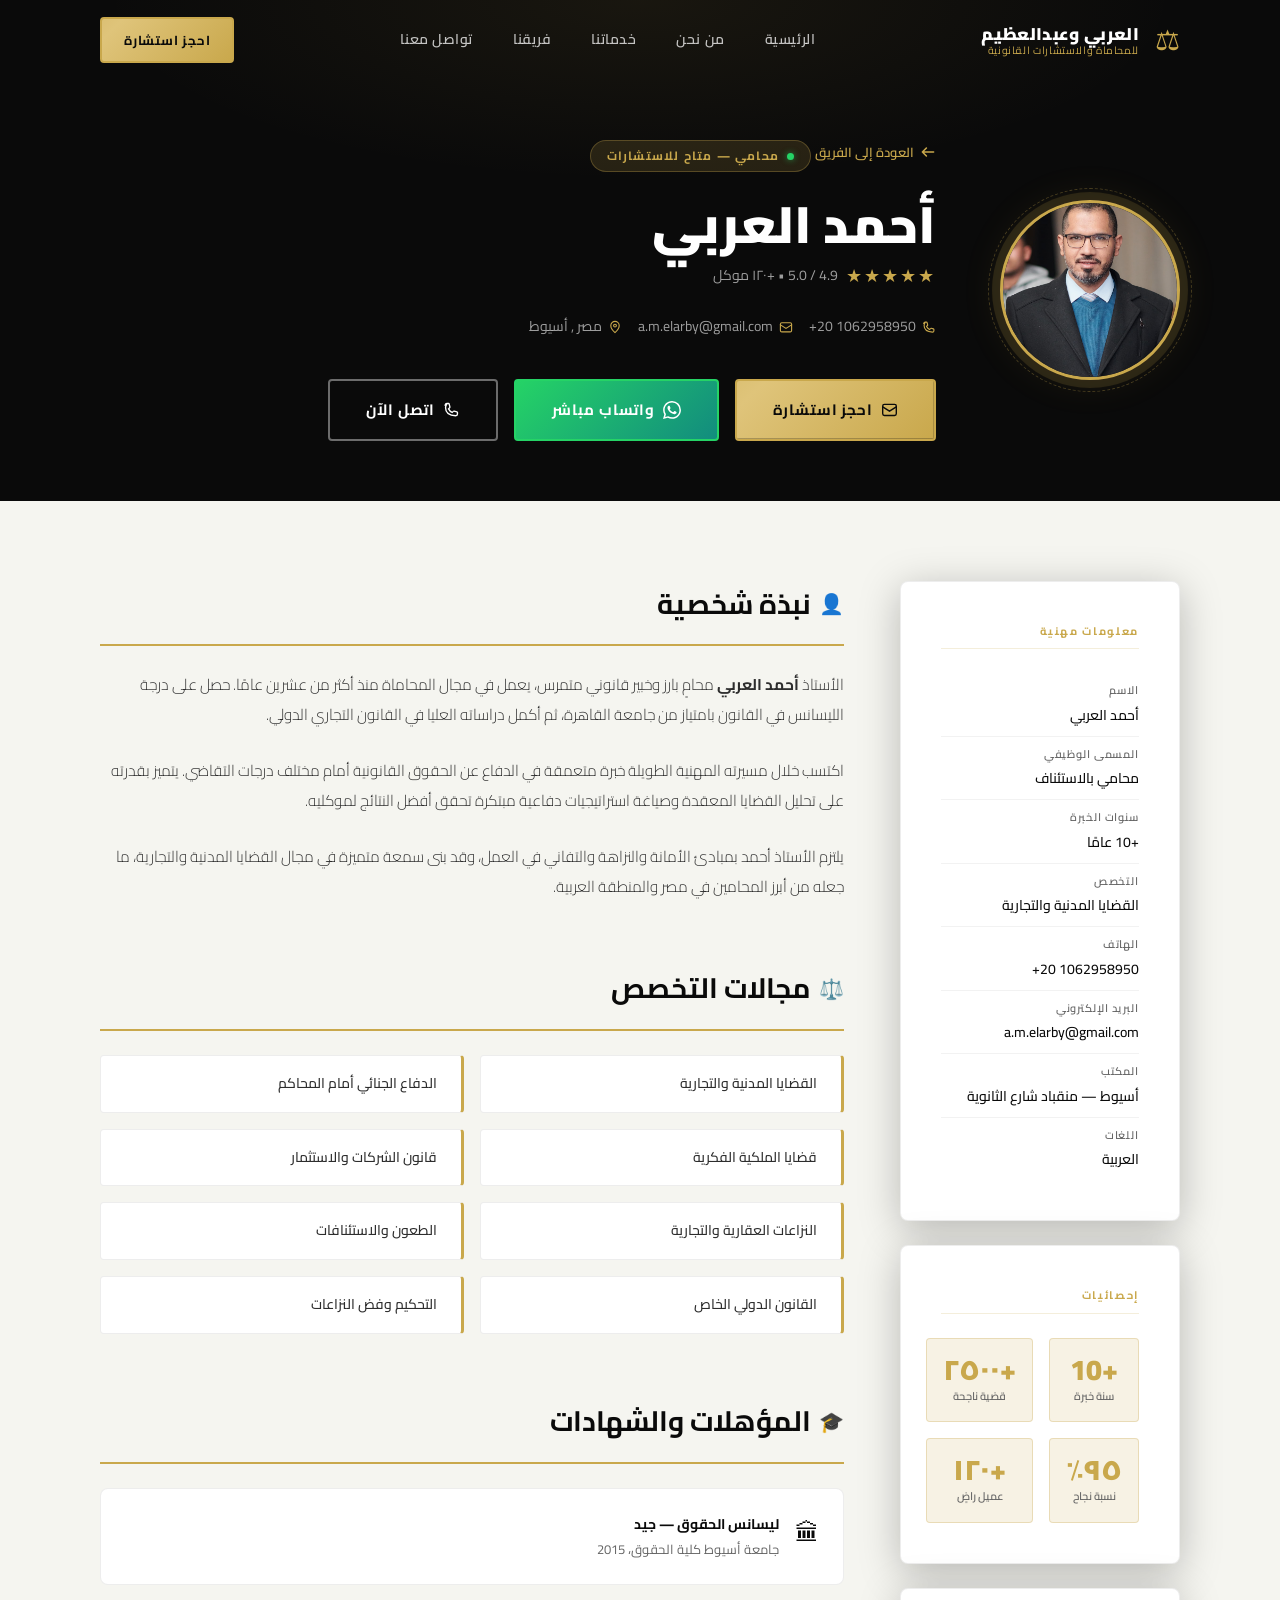
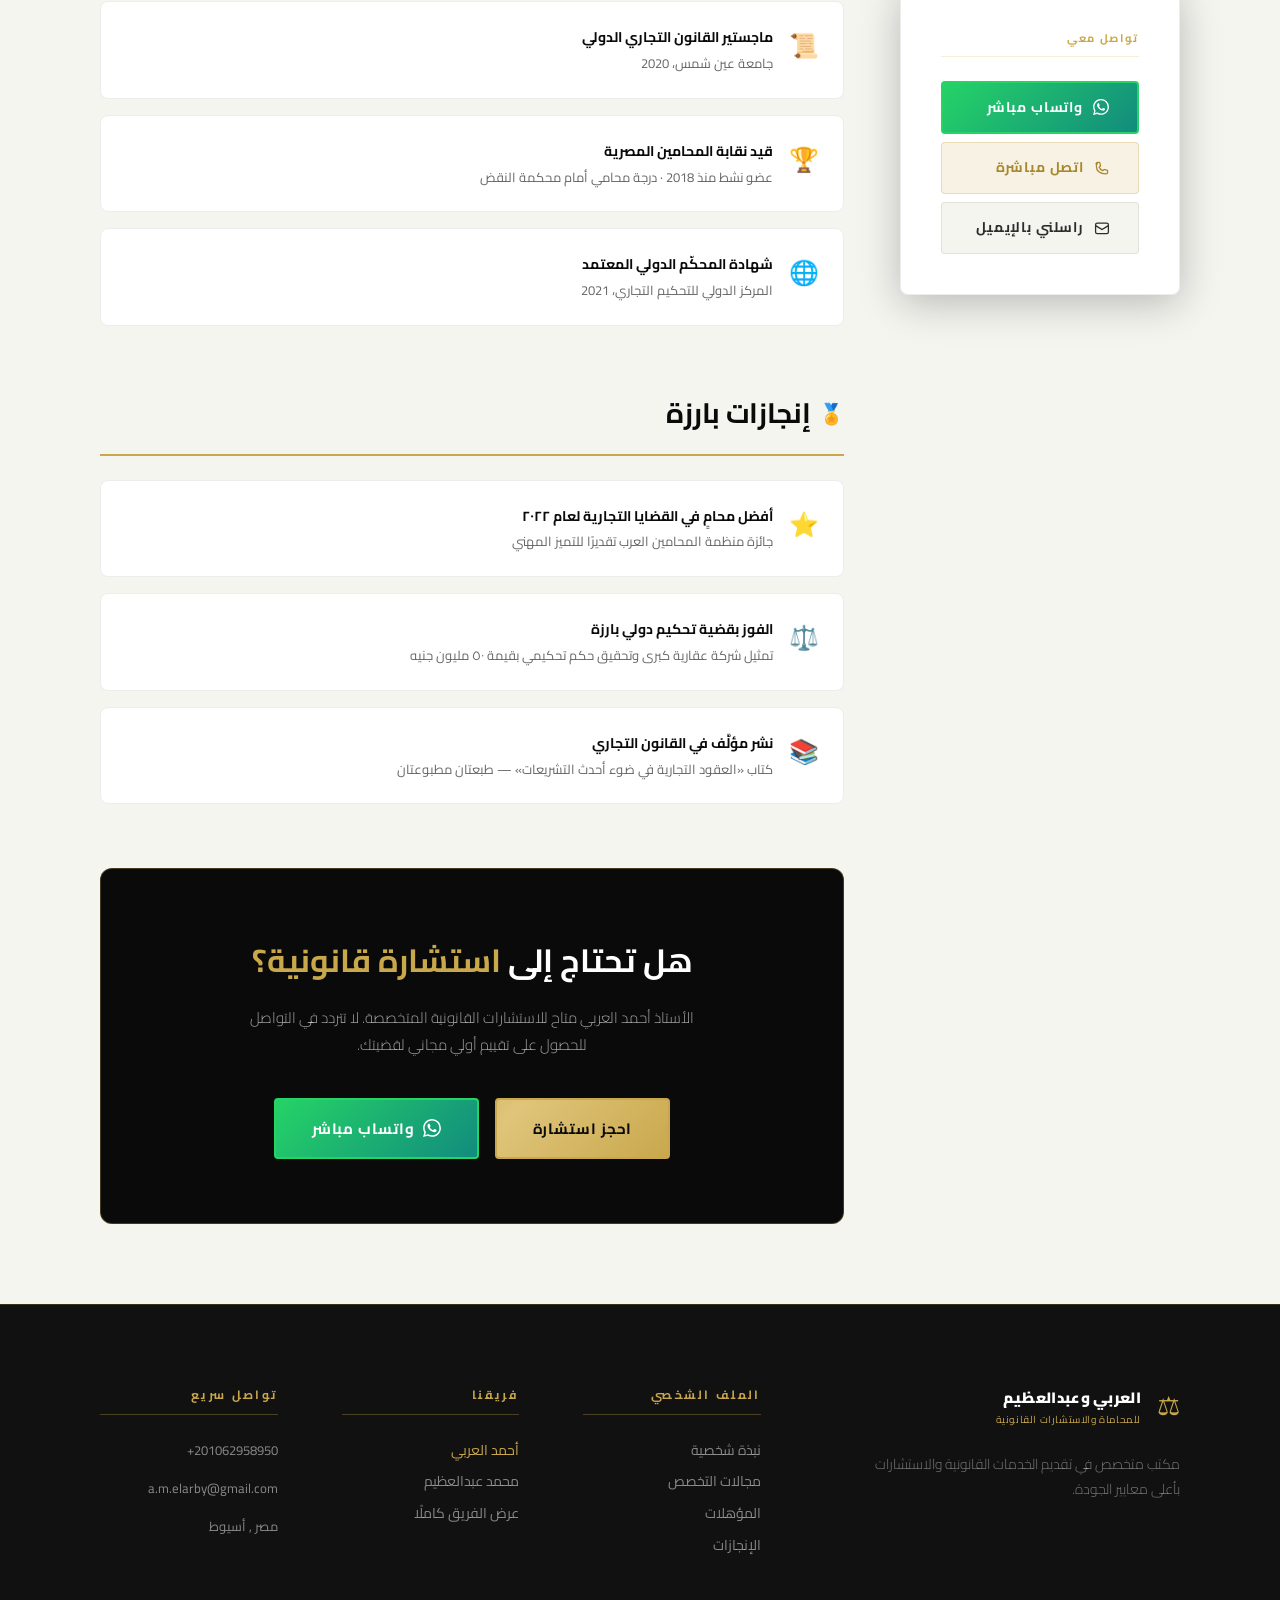
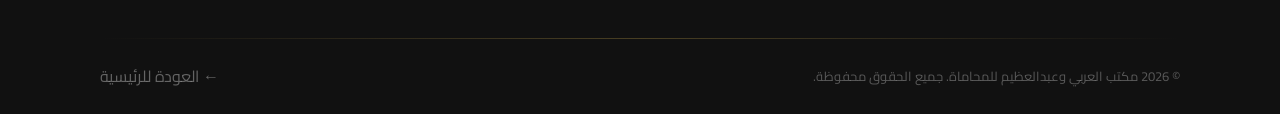
<file: lawyer1.html>
<!DOCTYPE html>
<html lang="ar" dir="rtl">
<head>
  <meta charset="UTF-8" />
  <meta name="viewport" content="width=device-width, initial-scale=1.0" />
  <meta name="description" content="أحمد العربي — محامي متخصص في القضايا المدنية والتجارية | مكتب العربي وعبدالعظيم" />
  <meta name="theme-color" content="#0a0a0a" />
  <title>أحمد العربي — محامي | مكتب العربي وعبدالعظيم</title>
  <link rel="preconnect" href="https://fonts.googleapis.com" />
  <link rel="preconnect" href="https://fonts.gstatic.com" crossorigin />
  <link href="https://fonts.googleapis.com/css2?family=Cairo:wght@300;400;500;600;700;900&display=swap" rel="stylesheet" />
  <link rel="stylesheet" href="css/style.css" />
</head>
<body>

  <!-- ██████  NAVBAR  ██████ -->
  <header class="navbar scrolled" id="navbar">
    <div class="nav-container">
      <a href="index.html" class="nav-logo" aria-label="العودة للرئيسية">
        <span class="logo-icon" aria-hidden="true">⚖</span>
        <div class="logo-text">
          <span class="logo-main">العربي وعبدالعظيم</span>
          <span class="logo-sub">للمحاماة والاستشارات القانونية</span>
        </div>
      </a>
      <nav class="nav-links" aria-label="التنقل">
        <a href="index.html"         class="nav-link">الرئيسية</a>
        <a href="index.html#about"   class="nav-link">من نحن</a>
        <a href="index.html#services"class="nav-link">خدماتنا</a>
        <a href="index.html#lawyers" class="nav-link active">فريقنا</a>
        <a href="index.html#contact" class="nav-link">تواصل معنا</a>
      </nav>
      <a href="index.html#contact" class="btn btn-gold nav-cta">احجز استشارة</a>
      <button class="hamburger" id="hamburger" aria-label="فتح القائمة" aria-expanded="false">
        <span class="bar"></span><span class="bar"></span><span class="bar"></span>
      </button>
    </div>
    <div class="mobile-menu" id="mobile-menu" aria-hidden="true">
      <nav>
        <a href="index.html"          class="mobile-link">الرئيسية</a>
        <a href="index.html#about"    class="mobile-link">من نحن</a>
        <a href="index.html#services" class="mobile-link">خدماتنا</a>
        <a href="index.html#lawyers"  class="mobile-link">فريقنا</a>
        <a href="index.html#contact"  class="mobile-link">تواصل معنا</a>
        <a href="index.html#contact"  class="btn btn-gold mobile-cta">احجز استشارة</a>
      </nav>
    </div>
  </header>


  <!-- ██████  PROFILE HERO  ██████ -->
  <section class="profile-hero" aria-label="ملف أحمد العربي">

    <!-- Background ornament rings -->
    <div class="hero-bg-ornament" style="right:auto;left:-100px;" aria-hidden="true">
      <div class="ornament-ring ornament-ring-1"></div>
      <div class="ornament-ring ornament-ring-2"></div>
      <div class="ornament-ring ornament-ring-3"></div>
    </div>

    <div class="container">
      <div class="profile-hero-inner fade-in">

        <!-- Avatar -->
        <div class="profile-avatar-large">
          <div class="profile-avatar-img" aria-label="صورة المحامي أحمد العربي">
            <!-- <svg viewBox="0 0 180 180" fill="none" xmlns="images/ahmed.jpeg" aria-hidden="true">
              <circle cx="90" cy="62" r="40" fill="rgba(201,168,76,0.18)" stroke="rgba(201,168,76,0.5)" stroke-width="2"/>
              <path d="M18 175 C18 135 50 112 90 112 C130 112 162 135 162 175" fill="rgba(201,168,76,0.12)" stroke="rgba(201,168,76,0.4)" stroke-width="2"/>
              <text x="90" y="72" text-anchor="middle" font-size="36" fill="rgba(201,168,76,0.9)" font-family="serif">⚖</text>
            </svg> -->
            <img class="img1" src="images/ahmed.jpeg" alt="أحمد العربي">
          </div>
          <div class="profile-avatar-ring" aria-hidden="true"></div>
        </div>

        <!-- Hero info -->
        <div class="profile-hero-content">
          <a href="index.html#lawyers" class="profile-back-link" aria-label="العودة إلى فريق المحامين">
            <svg viewBox="0 0 20 20" fill="none" width="16" height="16" stroke="currentColor" stroke-width="2" stroke-linecap="round" stroke-linejoin="round" aria-hidden="true">
              <path d="M3 10h14M3 10l5-5M3 10l5 5"/>
            </svg>
            <span>العودة إلى الفريق</span>
          </a>

          <div class="profile-title-tag">
            <span style="width:7px;height:7px;border-radius:50%;background:var(--wa-green);flex-shrink:0;box-shadow:0 0 6px rgba(37,211,102,0.6);" aria-hidden="true"></span>
            محامي — متاح للاستشارات
          </div>

          <h1 class="profile-name">أحمد العربي</h1>

          <!-- Stars / rating row -->
          <div style="display:flex;align-items:center;gap:8px;margin-bottom:var(--sp-lg);" aria-label="التقييم: 4.9 من 5">
            <span style="color:var(--gold);font-size:18px;letter-spacing:2px;" aria-hidden="true">★★★★★</span>
            <span style="font-size:14px;color:rgba(255,255,255,0.6);">4.9 / 5.0 • +١٢٠ موكل</span>
          </div>

          <!-- Quick contact row -->
          <div style="display:flex;flex-wrap:wrap;gap:var(--sp-md);margin-bottom:var(--sp-xl);font-size:14px;color:rgba(255,255,255,0.6);">
            <span style="display:flex;align-items:center;gap:6px;">
              <svg viewBox="0 0 20 20" fill="none" width="14" height="14" stroke="var(--gold)" stroke-width="1.6" stroke-linecap="round" aria-hidden="true"><path d="M2.6 4.6A2 2 0 0 1 4.6 3h1.8c.4 0 .8.3.9.7l.8 3.2a1 1 0 0 1-.3 1l-1.3 1.3a10 10 0 0 0 4.3 4.3l1.3-1.3a1 1 0 0 1 1-.3l3.2.8c.4.1.7.5.7.9v1.8a2 2 0 0 1-2 2C7 17 3 13 3 8c0-1.4.4-2.7 1-3.8z"/></svg>
              <span dir="ltr">+20 1062958950</span>
            </span>
            <span style="display:flex;align-items:center;gap:6px;">
              <svg viewBox="0 0 20 20" fill="none" width="14" height="14" stroke="var(--gold)" stroke-width="1.6" stroke-linecap="round" aria-hidden="true"><rect x="2" y="4" width="16" height="13" rx="2"/><path d="M2 7l8 5 8-5"/></svg>
              a.m.elarby@gmail.com
            </span>
            <span style="display:flex;align-items:center;gap:6px;">
              <svg viewBox="0 0 20 20" fill="none" width="14" height="14" stroke="var(--gold)" stroke-width="1.6" stroke-linecap="round" aria-hidden="true"><path d="M10 2a6 6 0 0 1 6 6c0 5-6 10-6 10S4 13 4 8a6 6 0 0 1 6-6zm0 4a2 2 0 1 0 0 4 2 2 0 0 0 0-4z"/></svg>
               مصر , أسيوط
            </span>
          </div>

          <div class="profile-hero-actions">
            <a href="index.html#contact" class="btn btn-gold btn-lg">
              <svg viewBox="0 0 20 20" fill="none" width="17" height="17" stroke="currentColor" stroke-width="1.6" stroke-linecap="round" aria-hidden="true"><rect x="2" y="4" width="16" height="13" rx="2"/><path d="M2 7l8 5 8-5"/></svg>
              احجز استشارة
            </a>
            <a href="https://wa.me/201062958950?text=مرحبًا%20أستاذ%20أحمد،%20أريد%20الاستفسار%20عن%20خدماتكم%20القانونية"
               class="btn btn-wa btn-lg"
               target="_blank" rel="noopener noreferrer"
               aria-label="واتساب مع أحمد العربي">
              <svg viewBox="0 0 24 24" fill="currentColor" width="18" height="18" aria-hidden="true"><path d="M17.472 14.382c-.297-.149-1.758-.867-2.03-.967-.273-.099-.471-.148-.67.15-.197.297-.767.966-.94 1.164-.173.199-.347.223-.644.075-.297-.15-1.255-.463-2.39-1.475-.883-.788-1.48-1.761-1.653-2.059-.173-.297-.018-.458.13-.606.134-.133.298-.347.446-.52.149-.174.198-.298.298-.497.099-.198.05-.371-.025-.52-.075-.149-.669-1.612-.916-2.207-.242-.579-.487-.5-.669-.51-.173-.008-.371-.01-.57-.01-.198 0-.52.074-.792.372-.272.297-1.04 1.016-1.04 2.479 0 1.462 1.065 2.875 1.213 3.074.149.198 2.096 3.2 5.077 4.487.709.306 1.262.489 1.694.625.712.227 1.36.195 1.871.118.571-.085 1.758-.719 2.006-1.413.248-.694.248-1.289.173-1.413-.074-.124-.272-.198-.57-.347m-5.421 7.403h-.004a9.87 9.87 0 0 1-5.031-1.378l-.361-.214-3.741.982.998-3.648-.235-.374a9.86 9.86 0 0 1-1.51-5.26c.001-5.45 4.436-9.884 9.888-9.884 2.64 0 5.122 1.03 6.988 2.898a9.825 9.825 0 0 1 2.893 6.994c-.003 5.45-4.437 9.884-9.885 9.884m8.413-18.297A11.815 11.815 0 0 0 12.05 0C5.495 0 .16 5.335.157 11.892c0 2.096.547 4.142 1.588 5.945L.057 24l6.305-1.654a11.882 11.882 0 0 0 5.683 1.448h.005c6.554 0 11.89-5.335 11.893-11.893a11.821 11.821 0 0 0-3.48-8.413Z"/></svg>
              واتساب مباشر
            </a>
            <a href="tel:+201062958950" class="btn btn-outline-white btn-lg">
              <svg viewBox="0 0 20 20" fill="none" width="17" height="17" stroke="currentColor" stroke-width="1.6" stroke-linecap="round" aria-hidden="true"><path d="M2.6 4.6A2 2 0 0 1 4.6 3h1.8c.4 0 .8.3.9.7l.8 3.2a1 1 0 0 1-.3 1l-1.3 1.3a10 10 0 0 0 4.3 4.3l1.3-1.3a1 1 0 0 1 1-.3l3.2.8c.4.1.7.5.7.9v1.8a2 2 0 0 1-2 2C7 17 3 13 3 8c0-1.4.4-2.7 1-3.8z"/></svg>
              اتصل الآن
            </a>
          </div>
        </div>
      </div>
    </div>
  </section>


  <!-- ██████  PROFILE BODY  ██████ -->
  <main class="profile-body" id="main-content">
    <div class="container">
      <div class="profile-grid">

        <!-- Sidebar -->
        <aside class="profile-sidebar">

          <!-- Quick Info -->
          <div class="profile-info-card fade-in">
            <div class="profile-info-card-title">معلومات مهنية</div>
            <div class="profile-info-row">
              <span class="profile-info-label">الاسم</span>
              <span class="profile-info-value">أحمد العربي</span>
            </div>
            <div class="profile-info-row">
              <span class="profile-info-label">المسمى الوظيفي</span>
              <span class="profile-info-value">محامي بالاستئناف</span>
            </div>
            <div class="profile-info-row">
              <span class="profile-info-label">سنوات الخبرة</span>
              <span class="profile-info-value">+10 عامًا</span>
            </div>
            <div class="profile-info-row">
              <span class="profile-info-label">التخصص</span>
              <span class="profile-info-value">القضايا المدنية والتجارية</span>
            </div>
            <div class="profile-info-row">
              <span class="profile-info-label">الهاتف</span>
              <span class="profile-info-value"><a href="tel:+201062958950" dir="ltr">+20 1062958950</a></span>
            </div>
            <div class="profile-info-row">
              <span class="profile-info-label">البريد الإلكتروني</span>
              <span class="profile-info-value"><a href="mailto:a.m.elarby@gmail.com">a.m.elarby@gmail.com</a></span>
            </div>
            <div class="profile-info-row">
              <span class="profile-info-label">المكتب</span>
              <span class="profile-info-value">أسيوط — منقباد شارع الثانوية</span>
            </div>
            <div class="profile-info-row">
              <span class="profile-info-label">اللغات</span>
              <span class="profile-info-value">العربية </span>
            </div>
          </div>

          <!-- Stats -->
          <div class="profile-info-card fade-in">
            <div class="profile-info-card-title">إحصائيات</div>
            <div style="display:grid;grid-template-columns:1fr 1fr;gap:var(--sp-md);">
              <div style="text-align:center;padding:var(--sp-md);background:var(--gold-dim);border-radius:var(--radius);border:1px solid var(--gold-border);">
                <div style="font-family:var(--font);font-size:1.8rem;font-weight:900;color:var(--gold);line-height:1;">+10</div>
                <div style="font-size:11px;color:var(--mid-gray);margin-top:3px;font-weight:600;">سنة خبرة</div>
              </div>
              <div style="text-align:center;padding:var(--sp-md);background:var(--gold-dim);border-radius:var(--radius);border:1px solid var(--gold-border);">
                <div style="font-family:var(--font);font-size:1.8rem;font-weight:900;color:var(--gold);line-height:1;">+٢٥٠٠</div>
                <div style="font-size:11px;color:var(--mid-gray);margin-top:3px;font-weight:600;">قضية ناجحة</div>
              </div>
              <div style="text-align:center;padding:var(--sp-md);background:var(--gold-dim);border-radius:var(--radius);border:1px solid var(--gold-border);">
                <div style="font-family:var(--font);font-size:1.8rem;font-weight:900;color:var(--gold);line-height:1;">٩٥٪</div>
                <div style="font-size:11px;color:var(--mid-gray);margin-top:3px;font-weight:600;">نسبة نجاح</div>
              </div>
              <div style="text-align:center;padding:var(--sp-md);background:var(--gold-dim);border-radius:var(--radius);border:1px solid var(--gold-border);">
                <div style="font-family:var(--font);font-size:1.8rem;font-weight:900;color:var(--gold);line-height:1;">+١٢٠</div>
                <div style="font-size:11px;color:var(--mid-gray);margin-top:3px;font-weight:600;">عميل راضٍ</div>
              </div>
            </div>
          </div>

          <!-- Social -->
          <div class="profile-info-card fade-in">
            <div class="profile-info-card-title">تواصل معي</div>
            <div style="display:flex;flex-direction:column;gap:var(--sp-sm);">
              <a href="https://wa.me/201062958950?text=مرحبًا%20أستاذ%20أحمد،%20أريد%20الاستفسار"
                 target="_blank" rel="noopener noreferrer"
                 class="btn btn-wa btn-sm" style="justify-content:flex-start;gap:10px;">
                <svg viewBox="0 0 24 24" fill="currentColor" width="16" height="16"><path d="M17.472 14.382c-.297-.149-1.758-.867-2.03-.967-.273-.099-.471-.148-.67.15-.197.297-.767.966-.94 1.164-.173.199-.347.223-.644.075-.297-.15-1.255-.463-2.39-1.475-.883-.788-1.48-1.761-1.653-2.059-.173-.297-.018-.458.13-.606.134-.133.298-.347.446-.52.149-.174.198-.298.298-.497.099-.198.05-.371-.025-.52-.075-.149-.669-1.612-.916-2.207-.242-.579-.487-.5-.669-.51-.173-.008-.371-.01-.57-.01-.198 0-.52.074-.792.372-.272.297-1.04 1.016-1.04 2.479 0 1.462 1.065 2.875 1.213 3.074.149.198 2.096 3.2 5.077 4.487.709.306 1.262.489 1.694.625.712.227 1.36.195 1.871.118.571-.085 1.758-.719 2.006-1.413.248-.694.248-1.289.173-1.413-.074-.124-.272-.198-.57-.347m-5.421 7.403h-.004a9.87 9.87 0 0 1-5.031-1.378l-.361-.214-3.741.982.998-3.648-.235-.374a9.86 9.86 0 0 1-1.51-5.26c.001-5.45 4.436-9.884 9.888-9.884 2.64 0 5.122 1.03 6.988 2.898a9.825 9.825 0 0 1 2.893 6.994c-.003 5.45-4.437 9.884-9.885 9.884m8.413-18.297A11.815 11.815 0 0 0 12.05 0C5.495 0 .16 5.335.157 11.892c0 2.096.547 4.142 1.588 5.945L.057 24l6.305-1.654a11.882 11.882 0 0 0 5.683 1.448h.005c6.554 0 11.89-5.335 11.893-11.893a11.821 11.821 0 0 0-3.48-8.413Z"/></svg>
                واتساب مباشر
              </a>
              <a href="tel:+201062958950" class="btn btn-sm" style="background:var(--gold-dim);color:var(--gold-dark);border:1px solid var(--gold-border);justify-content:flex-start;gap:10px;">
                <svg viewBox="0 0 20 20" fill="none" width="16" height="16" stroke="currentColor" stroke-width="1.6" stroke-linecap="round"><path d="M2.6 4.6A2 2 0 0 1 4.6 3h1.8c.4 0 .8.3.9.7l.8 3.2a1 1 0 0 1-.3 1l-1.3 1.3a10 10 0 0 0 4.3 4.3l1.3-1.3a1 1 0 0 1 1-.3l3.2.8c.4.1.7.5.7.9v1.8a2 2 0 0 1-2 2C7 17 3 13 3 8c0-1.4.4-2.7 1-3.8z"/></svg>
                اتصل مباشرة
              </a>
              <a href="mailto:a.m.elaeby@gmail.com" class="btn btn-sm" style="background:var(--off-white);color:var(--charcoal);border:1px solid rgba(0,0,0,0.08);justify-content:flex-start;gap:10px;">
                <svg viewBox="0 0 20 20" fill="none" width="16" height="16" stroke="currentColor" stroke-width="1.6" stroke-linecap="round"><rect x="2" y="4" width="16" height="13" rx="2"/><path d="M2 7l8 5 8-5"/></svg>
                راسلني بالإيميل
              </a>
            </div>
          </div>

        </aside>

        <!-- Main content -->
        <div class="profile-main">

          <!-- Bio -->
          <div class="profile-section fade-in">
            <h2 class="profile-section-title">
              <span class="section-icon" aria-hidden="true">👤</span>
              نبذة شخصية
            </h2>
            <p class="profile-bio">
              الأستاذ <strong>أحمد العربي</strong> محامٍ بارز وخبير قانوني متمرس، يعمل في مجال المحاماة
              منذ أكثر من عشرين عامًا. حصل على درجة الليسانس في القانون بامتياز من جامعة القاهرة، ثم
              أكمل دراساته العليا في القانون التجاري الدولي.
            </p>
            <br/>
            <p class="profile-bio">
              اكتسب خلال مسيرته المهنية الطويلة خبرة متعمقة في الدفاع عن الحقوق القانونية أمام مختلف
              درجات التقاضي. يتميز بقدرته على تحليل القضايا المعقدة وصياغة استراتيجيات دفاعية مبتكرة تحقق
              أفضل النتائج لموكليه.
            </p>
            <br/>
            <p class="profile-bio">
              يلتزم الأستاذ أحمد بمبادئ الأمانة والنزاهة والتفاني في العمل، وقد بنى سمعة متميزة في مجال
              القضايا المدنية والتجارية، ما جعله من أبرز المحامين في مصر والمنطقة العربية.
            </p>
          </div>

          <!-- Expertise -->
          <div class="profile-section fade-in">
            <h2 class="profile-section-title">
              <span class="section-icon" aria-hidden="true">⚖️</span>
              مجالات التخصص
            </h2>
            <div class="expertise-grid">
              <div class="expertise-item">القضايا المدنية والتجارية</div>
              <div class="expertise-item">الدفاع الجنائي أمام المحاكم</div>
              <div class="expertise-item">قضايا الملكية الفكرية</div>
              <div class="expertise-item">قانون الشركات والاستثمار</div>
              <div class="expertise-item">النزاعات العقارية والتجارية</div>
              <div class="expertise-item">الطعون والاستئنافات</div>
              <div class="expertise-item">القانون الدولي الخاص</div>
              <div class="expertise-item">التحكيم وفض النزاعات</div>
            </div>
          </div>

          <!-- Education -->
          <div class="profile-section fade-in">
            <h2 class="profile-section-title">
              <span class="section-icon" aria-hidden="true">🎓</span>
              المؤهلات والشهادات
            </h2>
            <div class="achievements-list">
              <div class="achievement-item">
                <span class="achievement-icon" aria-hidden="true">🏛</span>
                <div>
                  <div class="achievement-title">ليسانس الحقوق — جيد</div>
                  <div class="achievement-desc">جامعة أسيوط كلية الحقوق، 2015</div>
                </div>
              </div>
              <div class="achievement-item">
                <span class="achievement-icon" aria-hidden="true">📜</span>
                <div>
                  <div class="achievement-title">ماجستير القانون التجاري الدولي</div>
                  <div class="achievement-desc">جامعة عين شمس، 2020</div>
                </div>
              </div>
              <div class="achievement-item">
                <span class="achievement-icon" aria-hidden="true">🏆</span>
                <div>
                  <div class="achievement-title">قيد نقابة المحامين المصرية</div>
                  <div class="achievement-desc">عضو نشط منذ 2018 · درجة محامي أمام محكمة النقض</div>
                </div>
              </div>
              <div class="achievement-item">
                <span class="achievement-icon" aria-hidden="true">🌐</span>
                <div>
                  <div class="achievement-title">شهادة المحكّم الدولي المعتمد</div>
                  <div class="achievement-desc">المركز الدولي للتحكيم التجاري، 2021</div>
                </div>
              </div>
            </div>
          </div>

          <!-- Notable Cases / Achievements -->
          <div class="profile-section fade-in">
            <h2 class="profile-section-title">
              <span class="section-icon" aria-hidden="true">🏅</span>
              إنجازات بارزة
            </h2>
            <div class="achievements-list">
              <div class="achievement-item">
                <span class="achievement-icon" aria-hidden="true">⭐</span>
                <div>
                  <div class="achievement-title">أفضل محامٍ في القضايا التجارية لعام ٢٠٢٢</div>
                  <div class="achievement-desc">جائزة منظمة المحامين العرب تقديرًا للتميز المهني</div>
                </div>
              </div>
              <div class="achievement-item">
                <span class="achievement-icon" aria-hidden="true">⚖️</span>
                <div>
                  <div class="achievement-title">الفوز بقضية تحكيم دولي بارزة</div>
                  <div class="achievement-desc">تمثيل شركة عقارية كبرى وتحقيق حكم تحكيمي بقيمة ٥٠ مليون جنيه</div>
                </div>
              </div>
              <div class="achievement-item">
                <span class="achievement-icon" aria-hidden="true">📚</span>
                <div>
                  <div class="achievement-title">نشر مؤلَّف في القانون التجاري</div>
                  <div class="achievement-desc">كتاب «العقود التجارية في ضوء أحدث التشريعات» — طبعتان مطبوعتان</div>
                </div>
              </div>
            </div>
          </div>

          <!-- CTA -->
          <div class="profile-cta-card fade-in">
            <h2 class="profile-cta-title">
              هل تحتاج إلى <span class="gold-text">استشارة قانونية؟</span>
            </h2>
            <p class="profile-cta-desc">
              الأستاذ أحمد العربي متاح للاستشارات القانونية المتخصصة. لا تتردد في التواصل للحصول على
              تقييم أولي مجاني لقضيتك.
            </p>
            <div class="profile-cta-actions">
              <a href="index.html#contact" class="btn btn-gold btn-lg">احجز استشارة</a>
              <a href="https://wa.me/201062958950?text=مرحبًا%20أستاذ%20أحمد،%20أريد%20الاستفسار%20عن%20خدماتكم%20القانونية"
                 class="btn btn-wa btn-lg" target="_blank" rel="noopener noreferrer">
                <svg viewBox="0 0 24 24" fill="currentColor" width="18" height="18"><path d="M17.472 14.382c-.297-.149-1.758-.867-2.03-.967-.273-.099-.471-.148-.67.15-.197.297-.767.966-.94 1.164-.173.199-.347.223-.644.075-.297-.15-1.255-.463-2.39-1.475-.883-.788-1.48-1.761-1.653-2.059-.173-.297-.018-.458.13-.606.134-.133.298-.347.446-.52.149-.174.198-.298.298-.497.099-.198.05-.371-.025-.52-.075-.149-.669-1.612-.916-2.207-.242-.579-.487-.5-.669-.51-.173-.008-.371-.01-.57-.01-.198 0-.52.074-.792.372-.272.297-1.04 1.016-1.04 2.479 0 1.462 1.065 2.875 1.213 3.074.149.198 2.096 3.2 5.077 4.487.709.306 1.262.489 1.694.625.712.227 1.36.195 1.871.118.571-.085 1.758-.719 2.006-1.413.248-.694.248-1.289.173-1.413-.074-.124-.272-.198-.57-.347m-5.421 7.403h-.004a9.87 9.87 0 0 1-5.031-1.378l-.361-.214-3.741.982.998-3.648-.235-.374a9.86 9.86 0 0 1-1.51-5.26c.001-5.45 4.436-9.884 9.888-9.884 2.64 0 5.122 1.03 6.988 2.898a9.825 9.825 0 0 1 2.893 6.994c-.003 5.45-4.437 9.884-9.885 9.884m8.413-18.297A11.815 11.815 0 0 0 12.05 0C5.495 0 .16 5.335.157 11.892c0 2.096.547 4.142 1.588 5.945L.057 24l6.305-1.654a11.882 11.882 0 0 0 5.683 1.448h.005c6.554 0 11.89-5.335 11.893-11.893a11.821 11.821 0 0 0-3.48-8.413Z"/></svg>
                واتساب مباشر
              </a>
            </div>
          </div>

        </div>
      </div>
    </div>
  </main>


  <!-- ██████  FOOTER  ██████ -->
  <footer class="footer" role="contentinfo">
    <div class="container">
      <div class="footer-top">
        <div class="footer-brand">
          <div class="footer-logo">
            <span class="logo-icon">⚖</span>
            <div><span class="footer-logo-main">العربي وعبدالعظيم</span><span class="footer-logo-sub">للمحاماة والاستشارات القانونية</span></div>
          </div>
          <p class="footer-brand-desc">مكتب متخصص في تقديم الخدمات القانونية والاستشارات بأعلى معايير الجودة.</p>
        </div>
        <div class="footer-col">
          <h3 class="footer-col-title">الملف الشخصي</h3>
          <ul class="footer-links">
            <li><a href="#main-content" class="footer-link">نبذة شخصية</a></li>
            <li><a href="#main-content" class="footer-link">مجالات التخصص</a></li>
            <li><a href="#main-content" class="footer-link">المؤهلات</a></li>
            <li><a href="#main-content" class="footer-link">الإنجازات</a></li>
          </ul>
        </div>
        <div class="footer-col">
          <h3 class="footer-col-title">فريقنا</h3>
          <ul class="footer-links">
            <li><a href="lawyer1.html" class="footer-link" style="color:var(--gold)">أحمد العربي</a></li>
            <li><a href="lawyer2.html" class="footer-link">محمد عبدالعظيم</a></li>
            <li><a href="index.html#lawyers" class="footer-link">عرض الفريق كاملًا</a></li>
          </ul>
        </div>
        <div class="footer-col">
          <h3 class="footer-col-title">تواصل سريع</h3>
          <address class="footer-address">
            <p><a href="tel:+201062958950" dir="ltr">+201062958950</a></p>
            <p><a href="mailto:a.m.elarby@gmail.com">a.m.elarby@gmail.com</a></p>
            <p> مصر , أسيوط</p>
          </address>
        </div>
      </div>
      <div class="footer-bottom">
        <div class="footer-gold-rule"></div>
        <div class="footer-bottom-content">
          <p class="footer-copy">© <span class="footer-year">2025</span> مكتب العربي وعبدالعظيم للمحاماة. جميع الحقوق محفوظة.</p>
          <a href="index.html" class="footer-bottom-link">← العودة للرئيسية</a>
        </div>
      </div>
    </div>
  </footer>

  <!-- Floating WhatsApp -->
  <!-- <a href="https://wa.me/20XXXXXXXXXX?text=مرحبًا،%20أريد%20الاستفسار%20عن%20خدماتكم%20القانونية"
     class="whatsapp-float" id="whatsapp-btn"
     target="_blank" rel="noopener noreferrer"
     aria-label="تواصل على واتساب">
    <svg viewBox="0 0 24 24" fill="currentColor" class="wa-icon"><path d="M17.472 14.382c-.297-.149-1.758-.867-2.03-.967-.273-.099-.471-.148-.67.15-.197.297-.767.966-.94 1.164-.173.199-.347.223-.644.075-.297-.15-1.255-.463-2.39-1.475-.883-.788-1.48-1.761-1.653-2.059-.173-.297-.018-.458.13-.606.134-.133.298-.347.446-.52.149-.174.198-.298.298-.497.099-.198.05-.371-.025-.52-.075-.149-.669-1.612-.916-2.207-.242-.579-.487-.5-.669-.51-.173-.008-.371-.01-.57-.01-.198 0-.52.074-.792.372-.272.297-1.04 1.016-1.04 2.479 0 1.462 1.065 2.875 1.213 3.074.149.198 2.096 3.2 5.077 4.487.709.306 1.262.489 1.694.625.712.227 1.36.195 1.871.118.571-.085 1.758-.719 2.006-1.413.248-.694.248-1.289.173-1.413-.074-.124-.272-.198-.57-.347m-5.421 7.403h-.004a9.87 9.87 0 0 1-5.031-1.378l-.361-.214-3.741.982.998-3.648-.235-.374a9.86 9.86 0 0 1-1.51-5.26c.001-5.45 4.436-9.884 9.888-9.884 2.64 0 5.122 1.03 6.988 2.898a9.825 9.825 0 0 1 2.893 6.994c-.003 5.45-4.437 9.884-9.885 9.884m8.413-18.297A11.815 11.815 0 0 0 12.05 0C5.495 0 .16 5.335.157 11.892c0 2.096.547 4.142 1.588 5.945L.057 24l6.305-1.654a11.882 11.882 0 0 0 5.683 1.448h.005c6.554 0 11.89-5.335 11.893-11.893a11.821 11.821 0 0 0-3.48-8.413Z"/></svg>
    <span class="wa-tooltip">تواصل عبر واتساب</span>
    <span class="wa-pulse"></span>
  </a> -->

  <button class="back-to-top" id="back-to-top" aria-label="العودة إلى الأعلى">
    <svg viewBox="0 0 24 24" fill="none" stroke="currentColor" stroke-width="2.5" width="20" height="20"><path d="M18 15l-6-6-6 6"/></svg>
  </button>

  <script src="script.js"></script>
</body>
</html>
</file>
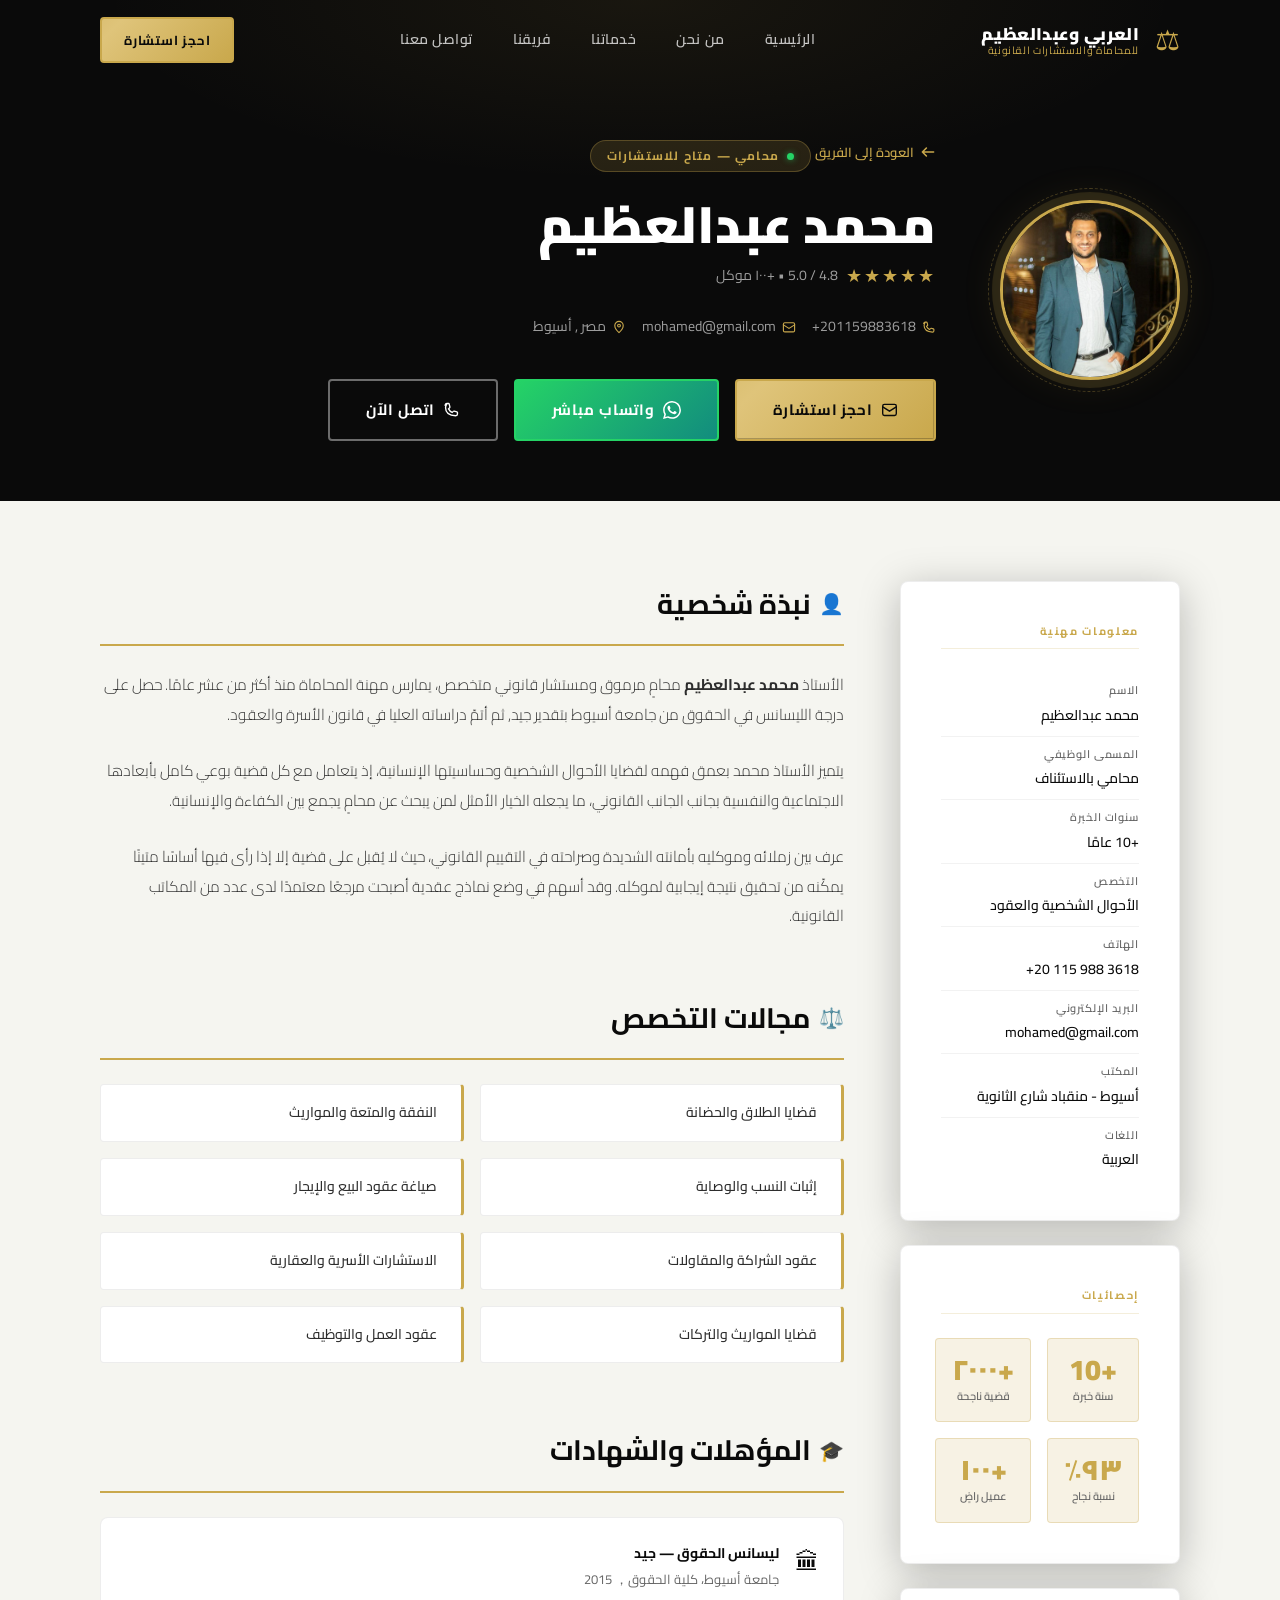
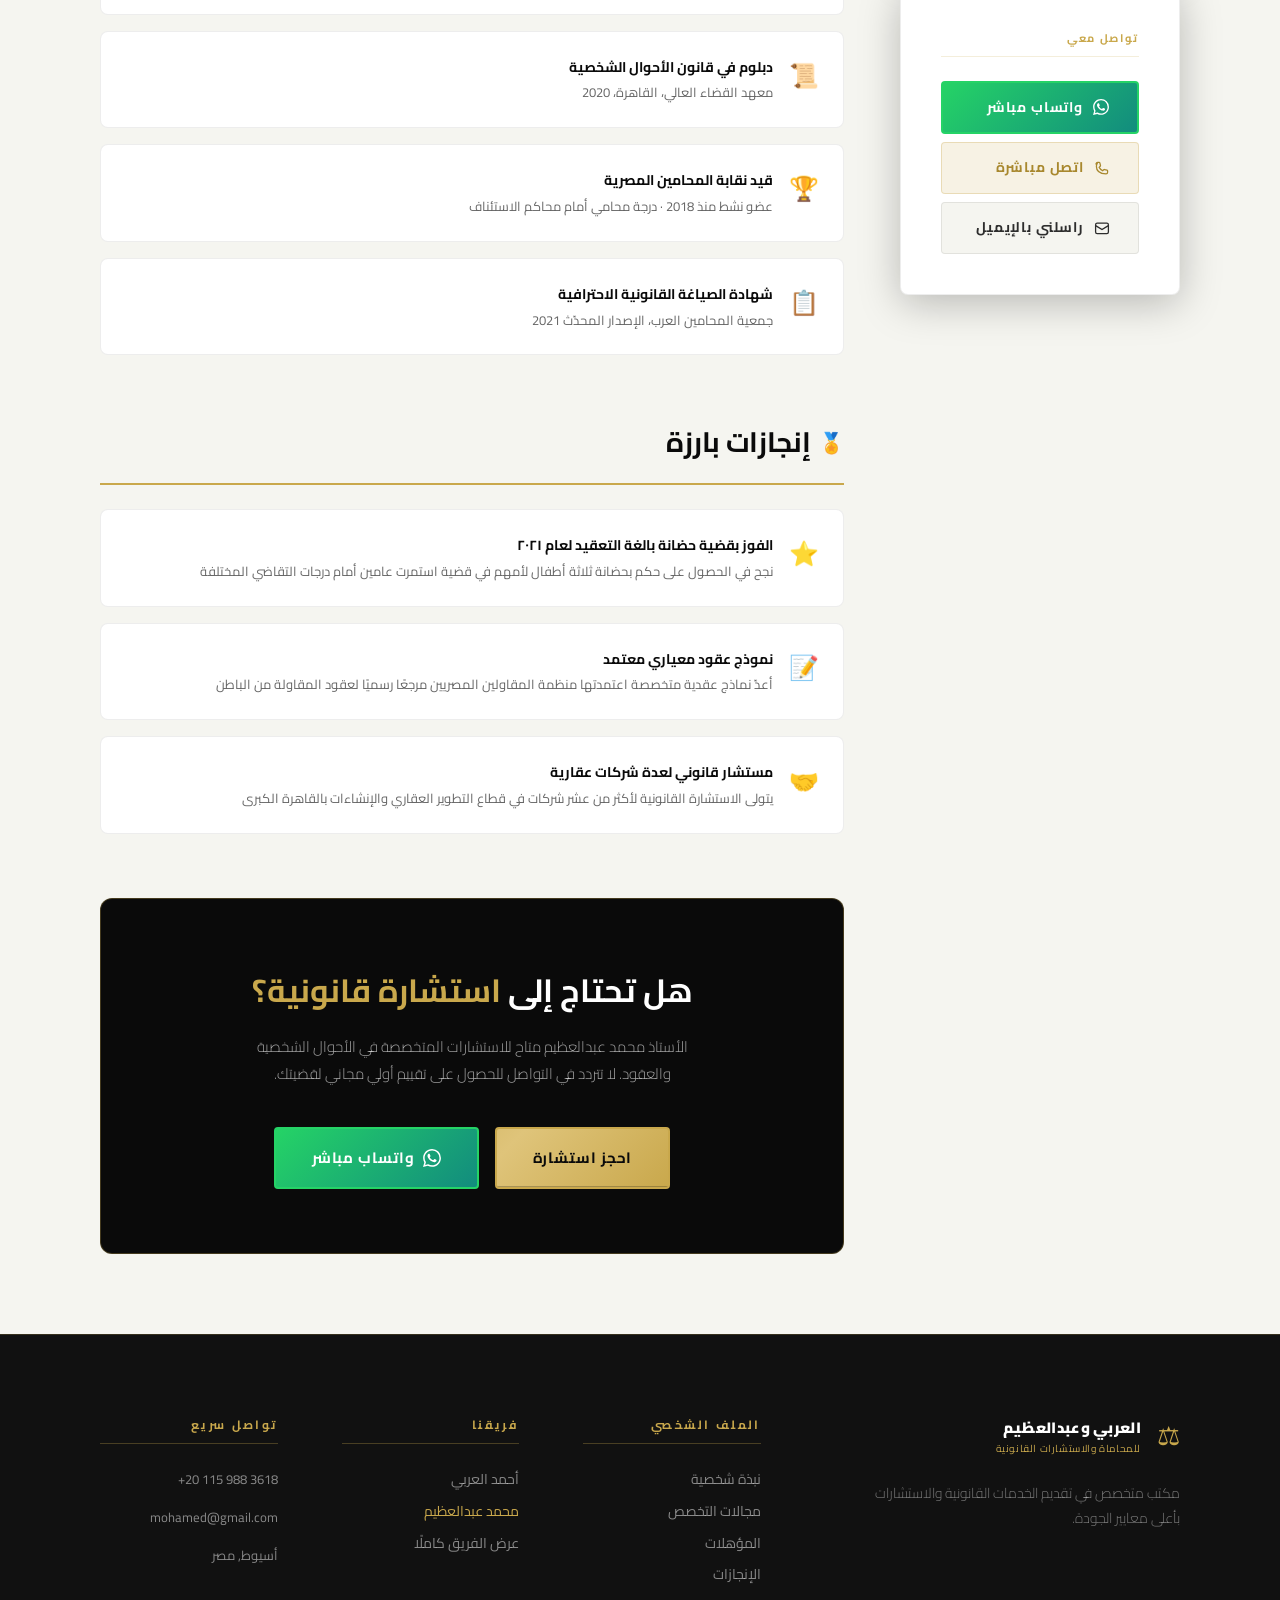
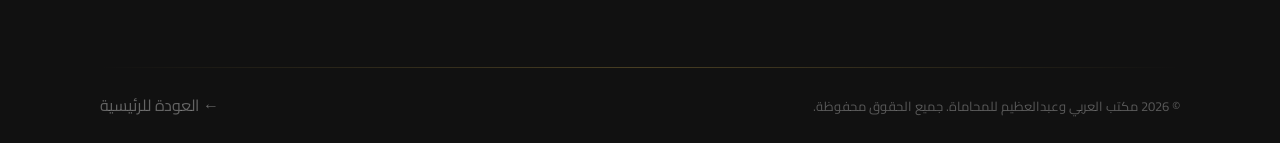
<file: lawyer2.html>
<!DOCTYPE html>
<html lang="ar" dir="rtl">
<head>
  <meta charset="UTF-8" />
  <meta name="viewport" content="width=device-width, initial-scale=1.0" />
  <meta name="description" content="محمد عبدالعظيم — محامي متخصص في قضايا الأحوال الشخصية والعقود | مكتب العربي وعبدالعظيم" />
  <meta name="theme-color" content="#0a0a0a" />
  <title>محمد عبدالعظيم — محامي | مكتب العربي وعبدالعظيم</title>
  <link rel="preconnect" href="https://fonts.googleapis.com" />
  <link rel="preconnect" href="https://fonts.gstatic.com" crossorigin />
  <link href="https://fonts.googleapis.com/css2?family=Cairo:wght@300;400;500;600;700;900&display=swap" rel="stylesheet" />
  <link rel="stylesheet" href="css/style.css" />
</head>
<body>

  <!-- ████████  NAVBAR  ████████ -->
  <header class="navbar scrolled" id="navbar">
    <div class="nav-container">
      <a href="index.html" class="nav-logo" aria-label="العودة للرئيسية">
        <span class="logo-icon" aria-hidden="true">⚖</span>
        <div class="logo-text">
          <span class="logo-main">العربي وعبدالعظيم</span>
          <span class="logo-sub">للمحاماة والاستشارات القانونية</span>
        </div>
      </a>

      <nav class="nav-links" aria-label="التنقل">
        <a href="index.html"          class="nav-link">الرئيسية</a>
        <a href="index.html#about"    class="nav-link">من نحن</a>
        <a href="index.html#services" class="nav-link">خدماتنا</a>
        <a href="index.html#lawyers"  class="nav-link active">فريقنا</a>
        <a href="index.html#contact"  class="nav-link">تواصل معنا</a>
      </nav>

      <a href="index.html#contact" class="btn btn-gold nav-cta">احجز استشارة</a>

      <button class="hamburger" id="hamburger" aria-label="فتح القائمة" aria-expanded="false">
        <span class="bar"></span><span class="bar"></span><span class="bar"></span>
      </button>
    </div>

    <div class="mobile-menu" id="mobile-menu" aria-hidden="true">
      <nav>
        <a href="index.html"          class="mobile-link">الرئيسية</a>
        <a href="index.html#about"    class="mobile-link">من نحن</a>
        <a href="index.html#services" class="mobile-link">خدماتنا</a>
        <a href="index.html#lawyers"  class="mobile-link">فريقنا</a>
        <a href="index.html#contact"  class="mobile-link">تواصل معنا</a>
        <a href="index.html#contact"  class="btn btn-gold mobile-cta">احجز استشارة</a>
      </nav>
    </div>
  </header>


  <!-- ████████  PROFILE HERO  ████████ -->
  <section class="profile-hero" aria-label="ملف محمد عبدالعظيم">

    <!-- Background ornament rings (mirrored left) -->
    <div class="hero-bg-ornament" style="right:auto;left:-100px;" aria-hidden="true">
      <div class="ornament-ring ornament-ring-1"></div>
      <div class="ornament-ring ornament-ring-2"></div>
      <div class="ornament-ring ornament-ring-3"></div>
    </div>

    <div class="container">
      <div class="profile-hero-inner fade-in">

        <!-- Large Avatar -->
        <div class="profile-avatar-large">
          <div class="profile-avatar-img" aria-label="صورة المحامي محمد عبدالعظيم">
            <!-- <svg viewBox="0 0 180 180" fill="none" xmlns="http://www.w3.org/2000/svg" aria-hidden="true"> -->
              <!-- Head -->
              <!-- <circle cx="90" cy="62" r="40" fill="rgba(201,168,76,0.18)" stroke="rgba(201,168,76,0.5)" stroke-width="2"/> -->
              <!-- Shoulders -->
              <!-- <path d="M18 175 C18 135 50 112 90 112 C130 112 162 135 162 175" -->
                    <!-- fill="rgba(201,168,76,0.12)" stroke="rgba(201,168,76,0.4)" stroke-width="2"/> -->
              <!-- Scales emblem -->
              <!-- <text x="90" y="72" text-anchor="middle" font-size="36" -->
                    <!-- fill="rgba(201,168,76,0.9)" font-family="serif">⚖</text> -->
            <!-- </svg> -->
            <img src="images/mohamed.jpeg" alt="صورة المحامي محمد عبدالعظيم" />
          </div>
          <div class="profile-avatar-ring" aria-hidden="true"></div>
        </div>

        <!-- Hero Info Column -->
        <div class="profile-hero-content">

          <!-- Back navigation -->
          <a href="index.html#lawyers" class="profile-back-link" aria-label="العودة إلى فريق المحامين">
            <svg viewBox="0 0 20 20" fill="none" width="16" height="16"
                 stroke="currentColor" stroke-width="2"
                 stroke-linecap="round" stroke-linejoin="round" aria-hidden="true">
              <path d="M3 10h14M3 10l5-5M3 10l5 5"/>
            </svg>
            <span>العودة إلى الفريق</span>
          </a>

          <!-- Status tag -->
          <div class="profile-title-tag">
            <span style="width:7px;height:7px;border-radius:50%;background:var(--wa-green);
                         flex-shrink:0;box-shadow:0 0 6px rgba(37,211,102,0.6);"
                  aria-hidden="true"></span>
            محامي — متاح للاستشارات
          </div>

          <!-- Name -->
          <h1 class="profile-name">محمد عبدالعظيم</h1>

          <!-- Rating row -->
          <div style="display:flex;align-items:center;gap:8px;margin-bottom:var(--sp-lg);"
               aria-label="التقييم: 4.8 من 5">
            <span style="color:var(--gold);font-size:18px;letter-spacing:2px;" aria-hidden="true">★★★★★</span>
            <span style="font-size:14px;color:rgba(255,255,255,0.6);">4.8 / 5.0 • +١٠٠ موكل</span>
          </div>

          <!-- Quick contact info row -->
          <div style="display:flex;flex-wrap:wrap;gap:var(--sp-md);margin-bottom:var(--sp-xl);
                      font-size:14px;color:rgba(255,255,255,0.6);">
            <span style="display:flex;align-items:center;gap:6px;">
              <svg viewBox="0 0 20 20" fill="none" width="14" height="14"
                   stroke="var(--gold)" stroke-width="1.6" stroke-linecap="round" aria-hidden="true">
                <path d="M2.6 4.6A2 2 0 0 1 4.6 3h1.8c.4 0 .8.3.9.7l.8 3.2a1 1 0 0 1-.3 1l-1.3 1.3a10 10 0 0 0 4.3 4.3l1.3-1.3a1 1 0 0 1 1-.3l3.2.8c.4.1.7.5.7.9v1.8a2 2 0 0 1-2 2C7 17 3 13 3 8c0-1.4.4-2.7 1-3.8z"/>
              </svg>
              <span dir="ltr">+201159883618</span>
            </span>
            <span style="display:flex;align-items:center;gap:6px;">
              <svg viewBox="0 0 20 20" fill="none" width="14" height="14"
                   stroke="var(--gold)" stroke-width="1.6" stroke-linecap="round" aria-hidden="true">
                <rect x="2" y="4" width="16" height="13" rx="2"/>
                <path d="M2 7l8 5 8-5"/>
              </svg>
              mohamed@gmail.com
            </span>
            <span style="display:flex;align-items:center;gap:6px;">
              <svg viewBox="0 0 20 20" fill="none" width="14" height="14"
                   stroke="var(--gold)" stroke-width="1.6" stroke-linecap="round" aria-hidden="true">
                <path d="M10 2a6 6 0 0 1 6 6c0 5-6 10-6 10S4 13 4 8a6 6 0 0 1 6-6zm0 4a2 2 0 1 0 0 4 2 2 0 0 0 0-4z"/>
              </svg>
                مصر , أسيوط
            </span>
          </div>

          <!-- CTA buttons -->
          <div class="profile-hero-actions">
            <a href="index.html#contact" class="btn btn-gold btn-lg">
              <svg viewBox="0 0 20 20" fill="none" width="17" height="17"
                   stroke="currentColor" stroke-width="1.6" stroke-linecap="round" aria-hidden="true">
                <rect x="2" y="4" width="16" height="13" rx="2"/><path d="M2 7l8 5 8-5"/>
              </svg>
              احجز استشارة
            </a>
            <a href="https://wa.me/201159883618?text=مرحبًا%20أستاذ%20محمد،%20أريد%20الاستفسار%20عن%20خدماتكم%20القانونية"
               class="btn btn-wa btn-lg"
               target="_blank" rel="noopener noreferrer"
               aria-label="واتساب مع محمد عبدالعظيم">
              <svg viewBox="0 0 24 24" fill="currentColor" width="18" height="18" aria-hidden="true">
                <path d="M17.472 14.382c-.297-.149-1.758-.867-2.03-.967-.273-.099-.471-.148-.67.15-.197.297-.767.966-.94 1.164-.173.199-.347.223-.644.075-.297-.15-1.255-.463-2.39-1.475-.883-.788-1.48-1.761-1.653-2.059-.173-.297-.018-.458.13-.606.134-.133.298-.347.446-.52.149-.174.198-.298.298-.497.099-.198.05-.371-.025-.52-.075-.149-.669-1.612-.916-2.207-.242-.579-.487-.5-.669-.51-.173-.008-.371-.01-.57-.01-.198 0-.52.074-.792.372-.272.297-1.04 1.016-1.04 2.479 0 1.462 1.065 2.875 1.213 3.074.149.198 2.096 3.2 5.077 4.487.709.306 1.262.489 1.694.625.712.227 1.36.195 1.871.118.571-.085 1.758-.719 2.006-1.413.248-.694.248-1.289.173-1.413-.074-.124-.272-.198-.57-.347m-5.421 7.403h-.004a9.87 9.87 0 0 1-5.031-1.378l-.361-.214-3.741.982.998-3.648-.235-.374a9.86 9.86 0 0 1-1.51-5.26c.001-5.45 4.436-9.884 9.888-9.884 2.64 0 5.122 1.03 6.988 2.898a9.825 9.825 0 0 1 2.893 6.994c-.003 5.45-4.437 9.884-9.885 9.884m8.413-18.297A11.815 11.815 0 0 0 12.05 0C5.495 0 .16 5.335.157 11.892c0 2.096.547 4.142 1.588 5.945L.057 24l6.305-1.654a11.882 11.882 0 0 0 5.683 1.448h.005c6.554 0 11.89-5.335 11.893-11.893a11.821 11.821 0 0 0-3.48-8.413Z"/>
              </svg>
              واتساب مباشر
            </a>
            <a href="tel:+201159883618" class="btn btn-outline-white btn-lg">
              <svg viewBox="0 0 20 20" fill="none" width="17" height="17"
                   stroke="currentColor" stroke-width="1.6" stroke-linecap="round" aria-hidden="true">
                <path d="M2.6 4.6A2 2 0 0 1 4.6 3h1.8c.4 0 .8.3.9.7l.8 3.2a1 1 0 0 1-.3 1l-1.3 1.3a10 10 0 0 0 4.3 4.3l1.3-1.3a1 1 0 0 1 1-.3l3.2.8c.4.1.7.5.7.9v1.8a2 2 0 0 1-2 2C7 17 3 13 3 8c0-1.4.4-2.7 1-3.8z"/>
              </svg>
              اتصل الآن
            </a>
          </div>

        </div>
      </div>
    </div>
  </section>


  <!-- ████████  PROFILE BODY  ████████ -->
  <main class="profile-body" id="main-content">
    <div class="container">
      <div class="profile-grid">

        <!-- ════ SIDEBAR ════ -->
        <aside class="profile-sidebar">

          <!-- Quick Info Card -->
          <div class="profile-info-card fade-in">
            <div class="profile-info-card-title">معلومات مهنية</div>

            <div class="profile-info-row">
              <span class="profile-info-label">الاسم</span>
              <span class="profile-info-value">محمد عبدالعظيم</span>
            </div>
            <div class="profile-info-row">
              <span class="profile-info-label">المسمى الوظيفي</span>
              <span class="profile-info-value">محامي بالاستئناف</span>
            </div>
            <div class="profile-info-row">
              <span class="profile-info-label">سنوات الخبرة</span>
              <span class="profile-info-value">+10 عامًا</span>
            </div>
            <div class="profile-info-row">
              <span class="profile-info-label">التخصص</span>
              <span class="profile-info-value">الأحوال الشخصية والعقود</span>
            </div>
            <div class="profile-info-row">
              <span class="profile-info-label">الهاتف</span>
              <span class="profile-info-value">
                <a href="tel:+201159883618" dir="ltr">+20 115 988 3618</a>
              </span>
            </div>
            <div class="profile-info-row">
              <span class="profile-info-label">البريد الإلكتروني</span>
              <span class="profile-info-value">
                <a href="mailto:mohamed@gmail.com">mohamed@gmail.com</a>
              </span>
            </div>
            <div class="profile-info-row">
              <span class="profile-info-label">المكتب</span>
              <span class="profile-info-value">  أسيوط - منقباد شارع الثانوية </span>
            </div>
            <div class="profile-info-row">
              <span class="profile-info-label">اللغات</span>
              <span class="profile-info-value">العربية </span>
            </div>
          </div>

          <!-- Statistics Card -->
          <div class="profile-info-card fade-in">
            <div class="profile-info-card-title">إحصائيات</div>
            <div style="display:grid;grid-template-columns:1fr 1fr;gap:var(--sp-md);">
              <div style="text-align:center;padding:var(--sp-md);background:var(--gold-dim);
                          border-radius:var(--radius);border:1px solid var(--gold-border);">
                <div style="font-family:var(--font);font-size:1.8rem;font-weight:900;
                            color:var(--gold);line-height:1;">+10</div>
                <div style="font-size:11px;color:var(--mid-gray);margin-top:3px;font-weight:600;">سنة خبرة</div>
              </div>
              <div style="text-align:center;padding:var(--sp-md);background:var(--gold-dim);
                          border-radius:var(--radius);border:1px solid var(--gold-border);">
                <div style="font-family:var(--font);font-size:1.8rem;font-weight:900;
                            color:var(--gold);line-height:1;">+٢٠٠٠</div>
                <div style="font-size:11px;color:var(--mid-gray);margin-top:3px;font-weight:600;">قضية ناجحة</div>
              </div>
              <div style="text-align:center;padding:var(--sp-md);background:var(--gold-dim);
                          border-radius:var(--radius);border:1px solid var(--gold-border);">
                <div style="font-family:var(--font);font-size:1.8rem;font-weight:900;
                            color:var(--gold);line-height:1;">٩٣٪</div>
                <div style="font-size:11px;color:var(--mid-gray);margin-top:3px;font-weight:600;">نسبة نجاح</div>
              </div>
              <div style="text-align:center;padding:var(--sp-md);background:var(--gold-dim);
                          border-radius:var(--radius);border:1px solid var(--gold-border);">
                <div style="font-family:var(--font);font-size:1.8rem;font-weight:900;
                            color:var(--gold);line-height:1;">+١٠٠</div>
                <div style="font-size:11px;color:var(--mid-gray);margin-top:3px;font-weight:600;">عميل راضٍ</div>
              </div>
            </div>
          </div>

          <!-- Contact Card -->
          <div class="profile-info-card fade-in">
            <div class="profile-info-card-title">تواصل معي</div>
            <div style="display:flex;flex-direction:column;gap:var(--sp-sm);">

              <!-- WhatsApp -->
              <a href="https://wa.me/201159883618?text=مرحبًا%20أستاذ%20محمد،%20أريد%20الاستفسار"
                 target="_blank" rel="noopener noreferrer"
                 class="btn btn-wa btn-sm" style="justify-content:flex-start;gap:10px;">
                <svg viewBox="0 0 24 24" fill="currentColor" width="16" height="16" aria-hidden="true">
                  <path d="M17.472 14.382c-.297-.149-1.758-.867-2.03-.967-.273-.099-.471-.148-.67.15-.197.297-.767.966-.94 1.164-.173.199-.347.223-.644.075-.297-.15-1.255-.463-2.39-1.475-.883-.788-1.48-1.761-1.653-2.059-.173-.297-.018-.458.13-.606.134-.133.298-.347.446-.52.149-.174.198-.298.298-.497.099-.198.05-.371-.025-.52-.075-.149-.669-1.612-.916-2.207-.242-.579-.487-.5-.669-.51-.173-.008-.371-.01-.57-.01-.198 0-.52.074-.792.372-.272.297-1.04 1.016-1.04 2.479 0 1.462 1.065 2.875 1.213 3.074.149.198 2.096 3.2 5.077 4.487.709.306 1.262.489 1.694.625.712.227 1.36.195 1.871.118.571-.085 1.758-.719 2.006-1.413.248-.694.248-1.289.173-1.413-.074-.124-.272-.198-.57-.347m-5.421 7.403h-.004a9.87 9.87 0 0 1-5.031-1.378l-.361-.214-3.741.982.998-3.648-.235-.374a9.86 9.86 0 0 1-1.51-5.26c.001-5.45 4.436-9.884 9.888-9.884 2.64 0 5.122 1.03 6.988 2.898a9.825 9.825 0 0 1 2.893 6.994c-.003 5.45-4.437 9.884-9.885 9.884m8.413-18.297A11.815 11.815 0 0 0 12.05 0C5.495 0 .16 5.335.157 11.892c0 2.096.547 4.142 1.588 5.945L.057 24l6.305-1.654a11.882 11.882 0 0 0 5.683 1.448h.005c6.554 0 11.89-5.335 11.893-11.893a11.821 11.821 0 0 0-3.48-8.413Z"/>
                </svg>
                واتساب مباشر
              </a>

              <!-- Phone call -->
              <a href="tel:+201159883618"
                 class="btn btn-sm"
                 style="background:var(--gold-dim);color:var(--gold-dark);
                        border:1px solid var(--gold-border);
                        justify-content:flex-start;gap:10px;">
                <svg viewBox="0 0 20 20" fill="none" width="16" height="16"
                     stroke="currentColor" stroke-width="1.6" stroke-linecap="round" aria-hidden="true">
                  <path d="M2.6 4.6A2 2 0 0 1 4.6 3h1.8c.4 0 .8.3.9.7l.8 3.2a1 1 0 0 1-.3 1l-1.3 1.3a10 10 0 0 0 4.3 4.3l1.3-1.3a1 1 0 0 1 1-.3l3.2.8c.4.1.7.5.7.9v1.8a2 2 0 0 1-2 2C7 17 3 13 3 8c0-1.4.4-2.7 1-3.8z"/>
                </svg>
                اتصل مباشرة
              </a>

              <!-- Email -->
              <a href="mailto:mohamed@alarabi-law.com"
                 class="btn btn-sm"
                 style="background:var(--off-white);color:var(--charcoal);
                        border:1px solid rgba(0,0,0,0.08);
                        justify-content:flex-start;gap:10px;">
                <svg viewBox="0 0 20 20" fill="none" width="16" height="16"
                     stroke="currentColor" stroke-width="1.6" stroke-linecap="round" aria-hidden="true">
                  <rect x="2" y="4" width="16" height="13" rx="2"/><path d="M2 7l8 5 8-5"/>
                </svg>
                راسلني بالإيميل
              </a>

            </div>
          </div>

        </aside>


        <!-- ════ MAIN CONTENT ════ -->
        <div class="profile-main">

          <!-- ── Bio ── -->
          <div class="profile-section fade-in">
            <h2 class="profile-section-title">
              <span class="section-icon" aria-hidden="true">👤</span>
              نبذة شخصية
            </h2>
            <p class="profile-bio">
              الأستاذ <strong>محمد عبدالعظيم</strong> محامٍ مرموق ومستشار قانوني متخصص، يمارس
              مهنة المحاماة منذ أكثر من  عشر عامًا. حصل على درجة الليسانس في الحقوق
              من جامعة  أسيوط بتقدير جيد, ثم أتمّ دراساته العليا في قانون الأسرة
              والعقود.
            </p>
            <br/>
            <p class="profile-bio">
              يتميز الأستاذ محمد بعمق فهمه لقضايا الأحوال الشخصية وحساسيتها الإنسانية،
              إذ يتعامل مع كل قضية بوعي كامل بأبعادها الاجتماعية والنفسية بجانب الجانب
              القانوني، ما يجعله الخيار الأمثل لمن يبحث عن محامٍ يجمع بين الكفاءة
              والإنسانية.
            </p>
            <br/>
            <p class="profile-bio">
              عرف بين زملائه وموكليه بأمانته الشديدة وصراحته في التقييم القانوني، حيث
              لا يُقبل على قضية إلا إذا رأى فيها أساسًا متينًا يمكّنه من تحقيق نتيجة
              إيجابية لموكله. وقد أسهم في وضع نماذج عقدية أصبحت مرجعًا معتمدًا لدى
              عدد من المكاتب القانونية.
            </p>
          </div>

          <!-- ── Areas of Expertise ── -->
          <div class="profile-section fade-in">
            <h2 class="profile-section-title">
              <span class="section-icon" aria-hidden="true">⚖️</span>
              مجالات التخصص
            </h2>
            <div class="expertise-grid">
              <div class="expertise-item">قضايا الطلاق والحضانة</div>
              <div class="expertise-item">النفقة والمتعة والمواريث</div>
              <div class="expertise-item">إثبات النسب والوصاية</div>
              <div class="expertise-item">صياغة عقود البيع والإيجار</div>
              <div class="expertise-item">عقود الشراكة والمقاولات</div>
              <div class="expertise-item">الاستشارات الأسرية والعقارية</div>
              <div class="expertise-item">قضايا المواريث والتركات</div>
              <div class="expertise-item">عقود العمل والتوظيف</div>
            </div>
          </div>

          <!-- ── Education & Qualifications ── -->
          <div class="profile-section fade-in">
            <h2 class="profile-section-title">
              <span class="section-icon" aria-hidden="true">🎓</span>
              المؤهلات والشهادات
            </h2>
            <div class="achievements-list">

              <div class="achievement-item">
                <span class="achievement-icon" aria-hidden="true">🏛</span>
                <div>
                  <div class="achievement-title">ليسانس الحقوق — جيد</div>
                  <div class="achievement-desc">جامعة  أسيوط، كلية الحقوق， 2015</div>
                </div>
              </div>

              <div class="achievement-item">
                <span class="achievement-icon" aria-hidden="true">📜</span>
                <div>
                  <div class="achievement-title">دبلوم في قانون الأحوال الشخصية</div>
                  <div class="achievement-desc">معهد القضاء العالي، القاهرة، 2020</div>
                </div>
              </div>

              <div class="achievement-item">
                <span class="achievement-icon" aria-hidden="true">🏆</span>
                <div>
                  <div class="achievement-title">قيد نقابة المحامين المصرية</div>
                  <div class="achievement-desc">عضو نشط منذ 2018 · درجة محامي أمام محاكم الاستئناف</div>
                </div>
              </div>

              <div class="achievement-item">
                <span class="achievement-icon" aria-hidden="true">📋</span>
                <div>
                  <div class="achievement-title">شهادة الصياغة القانونية الاحترافية</div>
                  <div class="achievement-desc">جمعية المحامين العرب، الإصدار المحدّث 2021</div>
                </div>
              </div>

            </div>
          </div>

          <!-- ── Notable Achievements ── -->
          <div class="profile-section fade-in">
            <h2 class="profile-section-title">
              <span class="section-icon" aria-hidden="true">🏅</span>
              إنجازات بارزة
            </h2>
            <div class="achievements-list">

              <div class="achievement-item">
                <span class="achievement-icon" aria-hidden="true">⭐</span>
                <div>
                  <div class="achievement-title">الفوز بقضية حضانة بالغة التعقيد لعام ٢٠٢١</div>
                  <div class="achievement-desc">
                    نجح في الحصول على حكم بحضانة ثلاثة أطفال لأمهم في قضية استمرت عامين
                    أمام درجات التقاضي المختلفة
                  </div>
                </div>
              </div>

              <div class="achievement-item">
                <span class="achievement-icon" aria-hidden="true">📝</span>
                <div>
                  <div class="achievement-title">نموذج عقود معياري معتمد</div>
                  <div class="achievement-desc">
                    أعدّ نماذج عقدية متخصصة اعتمدتها منظمة المقاولين المصريين مرجعًا
                    رسميًا لعقود المقاولة من الباطن
                  </div>
                </div>
              </div>

              <div class="achievement-item">
                <span class="achievement-icon" aria-hidden="true">🤝</span>
                <div>
                  <div class="achievement-title">مستشار قانوني لعدة شركات عقارية</div>
                  <div class="achievement-desc">
                    يتولى الاستشارة القانونية لأكثر من عشر شركات في قطاع التطوير
                    العقاري والإنشاءات بالقاهرة الكبرى
                  </div>
                </div>
              </div>

            </div>
          </div>

          <!-- ── CTA Card ── -->
          <div class="profile-cta-card fade-in">
            <h2 class="profile-cta-title">
              هل تحتاج إلى <span class="gold-text">استشارة قانونية؟</span>
            </h2>
            <p class="profile-cta-desc">
              الأستاذ محمد عبدالعظيم متاح للاستشارات المتخصصة في الأحوال الشخصية
              والعقود. لا تتردد في التواصل للحصول على تقييم أولي مجاني لقضيتك.
            </p>
            <div class="profile-cta-actions">
              <a href="index.html#contact" class="btn btn-gold btn-lg">احجز استشارة</a>
              <a href="https://wa.me/201159883618?text=مرحبًا%20أستاذ%20محمد،%20أريد%20الاستفسار%20عن%20خدماتكم%20القانونية"
                 class="btn btn-wa btn-lg"
                 target="_blank" rel="noopener noreferrer"
                 aria-label="واتساب مع محمد عبدالعظيم">
                <svg viewBox="0 0 24 24" fill="currentColor" width="18" height="18" aria-hidden="true">
                  <path d="M17.472 14.382c-.297-.149-1.758-.867-2.03-.967-.273-.099-.471-.148-.67.15-.197.297-.767.966-.94 1.164-.173.199-.347.223-.644.075-.297-.15-1.255-.463-2.39-1.475-.883-.788-1.48-1.761-1.653-2.059-.173-.297-.018-.458.13-.606.134-.133.298-.347.446-.52.149-.174.198-.298.298-.497.099-.198.05-.371-.025-.52-.075-.149-.669-1.612-.916-2.207-.242-.579-.487-.5-.669-.51-.173-.008-.371-.01-.57-.01-.198 0-.52.074-.792.372-.272.297-1.04 1.016-1.04 2.479 0 1.462 1.065 2.875 1.213 3.074.149.198 2.096 3.2 5.077 4.487.709.306 1.262.489 1.694.625.712.227 1.36.195 1.871.118.571-.085 1.758-.719 2.006-1.413.248-.694.248-1.289.173-1.413-.074-.124-.272-.198-.57-.347m-5.421 7.403h-.004a9.87 9.87 0 0 1-5.031-1.378l-.361-.214-3.741.982.998-3.648-.235-.374a9.86 9.86 0 0 1-1.51-5.26c.001-5.45 4.436-9.884 9.888-9.884 2.64 0 5.122 1.03 6.988 2.898a9.825 9.825 0 0 1 2.893 6.994c-.003 5.45-4.437 9.884-9.885 9.884m8.413-18.297A11.815 11.815 0 0 0 12.05 0C5.495 0 .16 5.335.157 11.892c0 2.096.547 4.142 1.588 5.945L.057 24l6.305-1.654a11.882 11.882 0 0 0 5.683 1.448h.005c6.554 0 11.89-5.335 11.893-11.893a11.821 11.821 0 0 0-3.48-8.413Z"/>
                </svg>
                واتساب مباشر
              </a>
            </div>
          </div>

        </div><!-- /profile-main -->
      </div><!-- /profile-grid -->
    </div><!-- /container -->
  </main>


  <!-- ████████  FOOTER  ████████ -->
  <footer class="footer" role="contentinfo">
    <div class="container">
      <div class="footer-top">

        <!-- Brand -->
        <div class="footer-brand">
          <div class="footer-logo">
            <span class="logo-icon">⚖</span>
            <div>
              <span class="footer-logo-main">العربي وعبدالعظيم</span>
              <span class="footer-logo-sub">للمحاماة والاستشارات القانونية</span>
            </div>
          </div>
          <p class="footer-brand-desc">
            مكتب متخصص في تقديم الخدمات القانونية والاستشارات بأعلى معايير الجودة.
          </p>
        </div>

        <!-- Profile Sections -->
        <div class="footer-col">
          <h3 class="footer-col-title">الملف الشخصي</h3>
          <ul class="footer-links">
            <li><a href="#main-content" class="footer-link">نبذة شخصية</a></li>
            <li><a href="#main-content" class="footer-link">مجالات التخصص</a></li>
            <li><a href="#main-content" class="footer-link">المؤهلات</a></li>
            <li><a href="#main-content" class="footer-link">الإنجازات</a></li>
          </ul>
        </div>

        <!-- Team -->
        <div class="footer-col">
          <h3 class="footer-col-title">فريقنا</h3>
          <ul class="footer-links">
            <li><a href="lawyer1.html" class="footer-link">أحمد العربي</a></li>
            <li>
              <a href="lawyer2.html" class="footer-link" style="color:var(--gold);">
                محمد عبدالعظيم
              </a>
            </li>
            <li><a href="index.html#lawyers" class="footer-link">عرض الفريق كاملًا</a></li>
          </ul>
        </div>

        <!-- Quick Contact -->
        <div class="footer-col">
          <h3 class="footer-col-title">تواصل سريع</h3>
          <address class="footer-address">
            <p><a href="tel:+201159883618" dir="ltr">+20 115 988 3618</a></p>
            <p><a href="mailto:mohamed@gmail.com">mohamed@gmail.com</a></p>
            <p>أسيوط, مصر</p>
          </address>
        </div>

      </div><!-- /footer-top -->

      <div class="footer-bottom">
        <div class="footer-gold-rule"></div>
        <div class="footer-bottom-content">
          <p class="footer-copy">
            © <span class="footer-year">2026</span>
            مكتب العربي وعبدالعظيم للمحاماة. جميع الحقوق محفوظة.
          </p>
          <a href="index.html" class="footer-bottom-link">← العودة للرئيسية</a>
        </div>
      </div>

    </div>
  </footer>


  <!-- ████████  FLOATING WHATSAPP  ████████ -->
  <!-- <a href="https://wa.me/20XXXXXXXXXX?text=مرحبًا،%20أريد%20الاستفسار%20عن%20خدماتكم%20القانونية"
     class="whatsapp-float" id="whatsapp-btn"
     target="_blank" rel="noopener noreferrer"
     aria-label="تواصل على واتساب">
    <svg viewBox="0 0 24 24" fill="currentColor" class="wa-icon" aria-hidden="true">
      <path d="M17.472 14.382c-.297-.149-1.758-.867-2.03-.967-.273-.099-.471-.148-.67.15-.197.297-.767.966-.94 1.164-.173.199-.347.223-.644.075-.297-.15-1.255-.463-2.39-1.475-.883-.788-1.48-1.761-1.653-2.059-.173-.297-.018-.458.13-.606.134-.133.298-.347.446-.52.149-.174.198-.298.298-.497.099-.198.05-.371-.025-.52-.075-.149-.669-1.612-.916-2.207-.242-.579-.487-.5-.669-.51-.173-.008-.371-.01-.57-.01-.198 0-.52.074-.792.372-.272.297-1.04 1.016-1.04 2.479 0 1.462 1.065 2.875 1.213 3.074.149.198 2.096 3.2 5.077 4.487.709.306 1.262.489 1.694.625.712.227 1.36.195 1.871.118.571-.085 1.758-.719 2.006-1.413.248-.694.248-1.289.173-1.413-.074-.124-.272-.198-.57-.347m-5.421 7.403h-.004a9.87 9.87 0 0 1-5.031-1.378l-.361-.214-3.741.982.998-3.648-.235-.374a9.86 9.86 0 0 1-1.51-5.26c.001-5.45 4.436-9.884 9.888-9.884 2.64 0 5.122 1.03 6.988 2.898a9.825 9.825 0 0 1 2.893 6.994c-.003 5.45-4.437 9.884-9.885 9.884m8.413-18.297A11.815 11.815 0 0 0 12.05 0C5.495 0 .16 5.335.157 11.892c0 2.096.547 4.142 1.588 5.945L.057 24l6.305-1.654a11.882 11.882 0 0 0 5.683 1.448h.005c6.554 0 11.89-5.335 11.893-11.893a11.821 11.821 0 0 0-3.48-8.413Z"/>
    </svg>
    <span class="wa-tooltip">تواصل عبر واتساب</span>
    <span class="wa-pulse" aria-hidden="true"></span>
  </a> -->

  <!-- Back to Top -->
  <button class="back-to-top" id="back-to-top" aria-label="العودة إلى الأعلى">
    <svg viewBox="0 0 24 24" fill="none" stroke="currentColor" stroke-width="2.5" width="20" height="20" aria-hidden="true">
      <path d="M18 15l-6-6-6 6"/>
    </svg>
  </button>

  <script src="script.js"></script>
</body>
</html>
</file>
<file: css/style.css>
/* GOOGLE FONTS */
@import url('https://fonts.googleapis.com/css2?family=Cairo:wght@300;400;500;600;700;900&display=swap');

   /* CSS CUSTOM PROPERTIES */
:root {
  /* Primary Palette */
  --black:        #0a0a0a;
  --black-soft:   #111111;
  --black-mid:    #1a1a1a;
  --black-light:  #222222;
  --charcoal:     #2d2d2d;
  --dark-gray:    #3a3a3a;
  --mid-gray:     #666666;
  --light-gray:   #999999;
  --silver:       #cccccc;
  --off-white:    #f5f5f0;
  --white:        #ffffff;

  /* Gold Palette */
  --gold:         #c9a84c;
  --gold-light:   #dfc47a;
  --gold-dark:    #a8882e;
  --gold-dim:     rgba(201, 168, 76, 0.15);
  --gold-border:  rgba(201, 168, 76, 0.3);
  --gold-glow:    rgba(201, 168, 76, 0.25);

    --wa-green:    #25d366;
  --wa-dark:     #128c7e;

  /* Typography */
  --font:         'Cairo', 'Segoe UI', Tahoma, sans-serif;

  --sp-xs:  4px;   --sp-sm: 8px;    --sp-md: 16px;
  --sp-lg:  24px;  --sp-xl: 40px;   --sp-2xl: 64px;  --sp-3xl: 96px;

  /* Spacing */
  --sp-xs:  4px;
  --sp-sm:  8px;
  --sp-md:  16px;
  --sp-lg:  24px;
  --sp-xl:  40px;
  --sp-2xl: 64px;
  --sp-3xl: 96px;

  /* Layout */
  --max-w:      1200px;
  --nav-h:      80px;
  --radius:     4px;
  --radius-md:  8px;
  --radius-lg:  12px;

  /* Transitions */
  --ease:        cubic-bezier(0.4, 0, 0.2, 1);
  --ease-spring: cubic-bezier(0.34, 1.56, 0.64, 1);
  --t-fast: 0.18s;
  --t-base: 0.3s;
  --t-slow: 0.55s;

  /* Shadows */
  --shadow-gold:  0 0 40px rgba(201, 168, 76, 0.12);
  --shadow-dark:  0 4px 30px rgba(0, 0, 0, 0.4);
  --shadow-card:  0 8px 40px rgba(0, 0, 0, 0.25);
  --shadow-hover: 0 16px 60px rgba(0, 0, 0, 0.35);
}

   /* RESET & BASE */
*, *::before, *::after {
  box-sizing: border-box;
  margin: 0;
  padding: 0;
}

html {
  direction: rtl;
  scroll-behavior: smooth;
  font-size: 16px;
  -webkit-text-size-adjust: 100%;
}

body {
  font-family: var(--font);
  background-color: var(--off-white);
  color: var(--black);
  line-height: 1.7;
  overflow-x: hidden;
  -webkit-font-smoothing: antialiased;
  -moz-osx-font-smoothing: grayscale;
}

img, svg { display: block; max-width: 100%; }
a { color: inherit; text-decoration: none; }
ul, ol { list-style: none; }
button { font-family: inherit; cursor: pointer; border: none; background: none; }
input, select, textarea { font-family: inherit; direction: rtl; }

/* Focus ring — accessibility */
:focus-visible {
  outline: 2px solid var(--gold);
  outline-offset: 3px;
  border-radius: 3px;
}

/* Text selection */
::selection { background: var(--gold); color: var(--black); }

/* Scrollbar */
::-webkit-scrollbar       { width: 6px; }
::-webkit-scrollbar-track { background: var(--black-soft); }
::-webkit-scrollbar-thumb { background: var(--gold); border-radius: 99px; }

/* ──────────────────────────────────────────
   LAYOUT UTILITIES
────────────────────────────────────────── */
.container {
  width: 100%;
  max-width: var(--max-w);
  margin-inline: auto;
  padding-inline: clamp(20px, 5vw, 60px);
}

.section-pad {
  padding-block: clamp(72px, 10vw, 120px);
}

.bg-dark {
  background-color: var(--black);
}

.text-center { text-align: center; }
.gold-text { color: var(--gold); }

/* ──────────────────────────────────────────
   TYPOGRAPHY COMPONENTS
────────────────────────────────────────── */
.section-tag {
  display: inline-flex;
  align-items: center;
  gap: var(--sp-sm);
  font-size: 12px;
  font-weight: 700;
  letter-spacing: 0.2em;
  text-transform: uppercase;
  color: var(--gold);
  margin-bottom: var(--sp-md);
}
.section-tag::before,
.section-tag::after {
  content: '';
  flex: 1;
  height: 1px;
  background: linear-gradient(to left, var(--gold), transparent);
  width: 40px;
}
.section-tag::before {
  background: linear-gradient(to right, var(--gold), transparent);
}

/* Gold variant (for dark backgrounds, no ::before::after tweaks needed) */
.tag-gold { /* same as .section-tag */ }

.section-title {
  font-family: var(--font);
  font-size: clamp(1.8rem, 3.5vw, 2.75rem);
  font-weight: 700;
  line-height: 1.25;
  letter-spacing: -0.01em;
  color: var(--black);
  margin-bottom: var(--sp-lg);
}
.section-title.light { color: var(--white); }

.section-desc {
  font-size: 17px;
  font-weight: 300;
  color: var(--charcoal);
  max-width: 600px;
  margin-inline: auto;
  margin-bottom: var(--sp-2xl);
  line-height: 1.8;
}
.section-desc.light { color: rgba(255,255,255,0.7); }

.section-header {
  margin-bottom: clamp(48px, 7vw, 80px);
}

/* ──────────────────────────────────────────
   BUTTONS
────────────────────────────────────────── */
.btn {
  display: inline-flex;
  align-items: center;
  gap: var(--sp-sm);
  padding: 13px 28px;
  font-family: var(--font);
  font-size: 14px;
  font-weight: 700;
  letter-spacing: 0.06em;
  border-radius: var(--radius);
  border: 2px solid transparent;
  cursor: pointer;
  transition: all var(--t-base) var(--ease);
  white-space: nowrap;
  position: relative;
  overflow: hidden;
  text-align: center;
  justify-content: center;
}

/* Gold fill button */
.btn-gold {
  background: linear-gradient(135deg, var(--gold) 0%, var(--gold-light) 50%, var(--gold) 100%);
  background-size: 200% 100%;
  background-position: right center;
  color: var(--black);
  border-color: var(--gold);
}
.btn-gold:hover {
  background-position: left center;
  box-shadow: 0 6px 28px var(--gold-glow);
  transform: translateY(-2px);
}
.btn-gold:active { transform: translateY(0); }

/* Large button */
.btn-lg {
  padding: 16px 36px;
  font-size: 15px;
}

/* Full-width button */
.btn-full { width: 100%; }

/* White outline button */
.btn-outline-white {
  background: transparent;
  color: var(--white);
  border-color: rgba(255,255,255,0.4);
}
.btn-outline-white:hover {
  background: rgba(255,255,255,0.1);
  border-color: var(--white);
  transform: translateY(-2px);
}

/* Gold outline button */
.btn-outline-gold {
  background: transparent;
  color: var(--gold);
  border-color: var(--gold-border);
}
.btn-outline-gold:hover {
  background: var(--gold-dim);
  border-color: var(--gold);
  transform: translateY(-2px);
}

/* Arrow in button */
.btn-arrow {
  transition: transform var(--t-base) var(--ease);
  display: inline-block;
}
.btn-gold:hover .btn-arrow { transform: translateX(-4px); }

/* Loading state */
.btn-loading { display: none; }
.btn.is-loading .btn-text    { display: none; }
.btn.is-loading .btn-loading { display: inline; }
.btn.is-loading { opacity: 0.7; pointer-events: none; }

/* ──────────────────────────────────────────
   NAVBAR
────────────────────────────────────────── */
.navbar {
  position: fixed;
  top: 0; left: 0; right: 0;
  z-index: 1000;
  height: var(--nav-h);
  transition: background var(--t-base), box-shadow var(--t-base);
}

.navbar.transparent { background: transparent; }

.navbar.scrolled {
  background: rgba(10, 10, 10, 0.96);
  backdrop-filter: blur(20px);
  -webkit-backdrop-filter: blur(20px);
  box-shadow: 0 1px 0 rgba(201,168,76,0.2), var(--shadow-dark);
}

.nav-container {
  height: 100%;
  display: flex;
  align-items: center;
  justify-content: space-between;
  gap: var(--sp-xl);
  max-width: var(--max-w);
  margin-inline: auto;
  padding-inline: clamp(20px, 5vw, 60px);
}

/* Logo */
.nav-logo {
  display: flex;
  align-items: center;
  gap: var(--sp-md);
  text-decoration: none;
  flex-shrink: 0;
}
.logo-icon {
  font-size: 28px;
  color: var(--gold);
  line-height: 1;
  transition: transform var(--t-base) var(--ease-spring);
}
.nav-logo:hover .logo-icon { transform: rotate(12deg) scale(1.1); }
.logo-text { display: flex; flex-direction: column; line-height: 1.2; }
.logo-main {
  font-size: 17px;
  font-weight: 900;
  color: var(--white);
  letter-spacing: 0.02em;
}
.logo-sub {
  font-size: 10.5px;
  font-weight: 400;
  color: var(--gold);
  letter-spacing: 0.06em;
}

/* Nav links */
.nav-links {
  display: flex;
  align-items: center;
  gap: var(--sp-xl);
  list-style: none;
}
.nav-link {
  font-size: 14px;
  font-weight: 600;
  color: rgba(255,255,255,0.75);
  letter-spacing: 0.04em;
  position: relative;
  transition: color var(--t-fast);
  padding-block: 4px;
}
.nav-link::after {
  content: '';
  position: absolute;
  bottom: -2px;
  right: 0;
  left: 100%;
  height: 2px;
  background: var(--gold);
  border-radius: 1px;
  transition: left var(--t-base) var(--ease);
}
.nav-link:hover { color: var(--white); }
.nav-link:hover::after,
.nav-link.active::after { left: 0; }
.nav-link.active { color: var(--gold); }

/* Nav CTA */
.nav-cta {
  padding: 10px 22px;
  font-size: 13px;
}

/* Hamburger */
.hamburger {
  display: none;
  flex-direction: column;
  gap: 5px;
  padding: 6px;
  background: transparent;
  border: 1px solid var(--gold-border);
  border-radius: var(--radius);
  cursor: pointer;
}
.bar {
  display: block;
  width: 22px;
  height: 2px;
  background: var(--white);
  border-radius: 1px;
  transition: all var(--t-base) var(--ease);
  transform-origin: center;
}
.hamburger.open .bar:nth-child(1) { transform: translateY(7px) rotate(45deg); }
.hamburger.open .bar:nth-child(2) { opacity: 0; transform: scaleX(0); }
.hamburger.open .bar:nth-child(3) { transform: translateY(-7px) rotate(-45deg); }

/* Mobile Menu */
.mobile-menu {
  position: fixed;
  top: var(--nav-h);
  right: 0; left: 0;
  background: var(--black-soft);
  border-top: 1px solid var(--gold-border);
  padding: var(--sp-xl) clamp(20px, 5vw, 60px);
  display: flex; flex-direction: column;
  transform: translateX(100%);
  opacity: 0;
  transition: transform var(--t-slow) var(--ease), opacity var(--t-base);
  pointer-events: none;
  z-index: 999;
}
.mobile-menu.open {
  transform: translateX(0);
  opacity: 1;
  pointer-events: all;
}
.mobile-menu nav {
  display: flex; flex-direction: column; gap: var(--sp-sm);
}
.mobile-link {
  font-size: 16px;
  font-weight: 600;
  color: rgba(255,255,255,0.8);
  padding: var(--sp-md) 0;
  border-bottom: 1px solid rgba(255,255,255,0.06);
  transition: color var(--t-fast);
}
.mobile-link:hover { color: var(--gold); }
.mobile-cta { margin-top: var(--sp-lg); text-align: center; }

/* ──────────────────────────────────────────
   HERO SECTION
────────────────────────────────────────── */
.hero {
  position: relative;
  min-height: 100svh;
  display: flex;
  align-items: center;
  justify-content: center;
  background-color: var(--black);
  overflow: hidden;
}

/* Background gradient texture */
.hero::before {
  content: '';
  position: absolute;
  inset: 0;
  background:
    radial-gradient(ellipse 80% 60% at 50% 0%, rgba(201,168,76,0.08) 0%, transparent 60%),
    radial-gradient(ellipse 40% 40% at 80% 80%, rgba(201,168,76,0.04) 0%, transparent 50%);
  pointer-events: none;
  z-index: 0;
}

/* Subtle grid overlay */
.hero::after {
  content: '';
  position: absolute;
  inset: 0;
  background-image:
    linear-gradient(rgba(201,168,76,0.04) 1px, transparent 1px),
    linear-gradient(90deg, rgba(201,168,76,0.04) 1px, transparent 1px);
  background-size: 80px 80px;
  pointer-events: none;
  z-index: 0;
}

/* Geometric Rings */
.hero-bg-ornament {
  position: absolute;
  right: -120px;
  top: 50%;
  transform: translateY(-50%);
  z-index: 0;
  pointer-events: none;
}
.ornament-ring {
  position: absolute;
  border-radius: 50%;
  border: 1px solid;
  transform: translate(-50%, -50%);
}
.ornament-ring-1 {
  width: 500px; height: 500px;
  border-color: rgba(201,168,76,0.08);
  animation: ringRotate 30s linear infinite;
}
.ornament-ring-2 {
  width: 350px; height: 350px;
  border-color: rgba(201,168,76,0.12);
  animation: ringRotate 20s linear infinite reverse;
}
.ornament-ring-3 {
  width: 200px; height: 200px;
  border-color: rgba(201,168,76,0.18);
  animation: ringRotate 15s linear infinite;
}
@keyframes ringRotate {
  to { transform: translate(-50%, -50%) rotate(360deg); }
}

/* Corner ornaments */
.corner {
  position: absolute;
  width: 60px; height: 60px;
  z-index: 1; pointer-events: none;
}
.corner-tl { top: 30px; right: 30px; border-top: 2px solid var(--gold); border-right: 2px solid var(--gold); }
.corner-tr { top: 30px; left: 30px;  border-top: 2px solid var(--gold); border-left:  2px solid var(--gold); }
.corner-bl { bottom: 30px; right: 30px; border-bottom: 2px solid var(--gold); border-right: 2px solid var(--gold); }
.corner-br { bottom: 30px; left: 30px;  border-bottom: 2px solid var(--gold); border-left:  2px solid var(--gold); }

/* Hero Content */
.hero-content {
  position: relative;
  z-index: 2;
  text-align: center;
  max-width: 900px;
  padding-top: var(--nav-h);
  padding-inline: clamp(20px, 5vw, 40px);
}

/* Ornament line */
.hero-ornament-line {
  display: flex;
  align-items: center;
  justify-content: center;
  gap: var(--sp-lg);
  margin-bottom: var(--sp-xl);
}
.hero-ornament-line::before,
.hero-ornament-line::after {
  content: '';
  flex: 1;
  max-width: 120px;
  height: 1px;
  background: linear-gradient(to var(--dir, right), var(--gold), transparent);
}
.hero-ornament-line::before { --dir: left; }
.ornament-diamond {
  color: var(--gold);
  font-size: 12px;
  letter-spacing: 4px;
}

.hero-eyebrow {
  font-size: 12px;
  font-weight: 600;
  letter-spacing: 0.25em;
  text-transform: uppercase;
  color: var(--gold);
  margin-bottom: var(--sp-lg);
}

.hero-title {
  font-family: var(--font);
  font-size: clamp(2.4rem, 6vw, 5rem);
  font-weight: 900;
  line-height: 1.15;
  color: var(--white);
  letter-spacing: -0.01em;
  margin-bottom: var(--sp-xl);
}
.title-em {
  font-style: normal;
  color: var(--gold);
  display: block;
  font-weight: 300;
  font-size: 0.95em;
}

/* Gold divider rule */
.hero-rule {
  width: 0;
  height: 2px;
  background: linear-gradient(to left, transparent, var(--gold), transparent);
  margin: 0 auto var(--sp-xl);
  animation: ruleExpand 1.2s var(--ease) 1.1s forwards;
}
@keyframes ruleExpand { to { width: 180px; } }

.hero-desc {
  font-size: clamp(15px, 2.5vw, 18px);
  font-weight: 300;
  line-height: 1.9;
  color: rgba(255,255,255,0.72);
  max-width: 640px;
  margin: 0 auto var(--sp-2xl);
}

.hero-actions {
  display: flex;
  align-items: center;
  justify-content: center;
  flex-wrap: wrap;
  gap: var(--sp-md);
  margin-bottom: var(--sp-2xl);
}

/* Stats strip */
.hero-stats {
  display: flex;
  align-items: center;
  justify-content: center;
  flex-wrap: wrap;
  gap: var(--sp-xl);
  padding: var(--sp-lg) var(--sp-2xl);
  border: 1px solid var(--gold-border);
  background: rgba(201,168,76,0.05);
  border-radius: var(--radius-md);
  width: fit-content;
  margin-inline: auto;
}
.stat { text-align: center; }
.stat-num {
  display: block;
  font-size: clamp(1.5rem, 3vw, 2.2rem);
  font-weight: 900;
  color: var(--gold);
  line-height: 1;
  letter-spacing: -0.02em;
}
.stat-label {
  display: block;
  font-size: 12px;
  font-weight: 500;
  color: rgba(255,255,255,0.5);
  margin-top: 4px;
  letter-spacing: 0.08em;
}
.stat-divider {
  width: 1px;
  height: 40px;
  background: var(--gold-border);
}

/* Scroll indicator */
.hero-scroll {
  position: absolute;
  bottom: var(--sp-xl);
  left: 50%;
  transform: translateX(-50%);
  display: flex;
  flex-direction: column;
  align-items: center;
  gap: var(--sp-sm);
  z-index: 2;
  animation: scrollPulse 2.5s ease-in-out infinite;
}
.scroll-line {
  width: 1px;
  height: 50px;
  background: linear-gradient(var(--gold), transparent);
}
.scroll-text {
  font-size: 10px;
  letter-spacing: 0.2em;
  color: rgba(255,255,255,0.35);
  text-transform: uppercase;
}
@keyframes scrollPulse { 0%,100%{opacity:0.4;transform:translateX(-50%) translateY(0)} 50%{opacity:1;transform:translateX(-50%) translateY(8px)} }

/* Hero animations */
.animate-hero-1 { opacity:0; animation: fadeUp 0.7s var(--ease) 0.3s  forwards; }
.animate-hero-2 { opacity:0; animation: fadeUp 0.7s var(--ease) 0.55s forwards; }
.animate-hero-3 { /* handled by ruleExpand */ }
.animate-hero-4 { opacity:0; animation: fadeUp 0.7s var(--ease) 0.8s  forwards; }
.animate-hero-5 { opacity:0; animation: fadeUp 0.7s var(--ease) 1.0s  forwards; }
.animate-hero-6 { opacity:0; animation: fadeUp 0.7s var(--ease) 1.2s  forwards; }

@keyframes fadeUp {
  from { opacity: 0; transform: translateY(28px); }
  to   { opacity: 1; transform: translateY(0); }
}

/* ──────────────────────────────────────────
   ABOUT SECTION
────────────────────────────────────────── */
.about { background-color: var(--off-white); }

.about-grid {
  display: grid;
  grid-template-columns: 340px 1fr;
  gap: clamp(40px, 7vw, 96px);
  align-items: center;
}

/* Visual panel */
.about-visual { position: relative; }

.about-img-wrap {
  position: relative;
  background: var(--black);
  border: 1px solid var(--gold-border);
  border-radius: var(--radius-md);
  aspect-ratio: 3/4;
  display: flex;
  align-items: center;
  justify-content: center;
  overflow: hidden;
}
.about-img-wrap::before {
  content: '';
  position: absolute;
  inset: 0;
  background: radial-gradient(ellipse at center, rgba(201,168,76,0.08) 0%, transparent 70%);
}

.about-emblem {
  position: relative;
  z-index: 1;
  text-align: center;
  display: flex;
  flex-direction: column;
  align-items: center;
  gap: var(--sp-lg);
}
.emblem-outer {
  width: 160px; height: 160px;
  border-radius: 50%;
  border: 2px solid var(--gold-border);
  display: flex; align-items: center; justify-content: center;
  animation: emblemPulse 4s ease-in-out infinite;
}
.emblem-inner {
  width: 120px; height: 120px;
  border-radius: 50%;
  border: 1px solid var(--gold);
  background: var(--gold-dim);
  display: flex; align-items: center; justify-content: center;
}
.emblem-icon { font-size: 52px; }
.emblem-year {
  font-size: 13px;
  font-weight: 600;
  letter-spacing: 0.15em;
  color: var(--gold);
  text-transform: uppercase;
}
@keyframes emblemPulse {
  0%,100% { transform: scale(1); }
  50%      { transform: scale(1.03); }
}

.about-deco-line {
  position: absolute;
  left: -20px;
  width: 3px;
  background: linear-gradient(to bottom, var(--gold), transparent);
  border-radius: 99px;
}
.deco-line-top    { top: 40px;    height: 80px; }
.deco-line-bottom { bottom: 40px; height: 80px; background: linear-gradient(to top, var(--gold), transparent); }

/* About content */
.about-content {}

.about-text {
  font-size: 16px;
  font-weight: 400;
  line-height: 1.9;
  color: var(--charcoal);
  margin-bottom: var(--sp-lg);
}
.about-text strong { color: var(--black); font-weight: 700; }

/* Values grid */
.values-grid {
  display: grid;
  grid-template-columns: 1fr 1fr;
  gap: var(--sp-md);
  margin-top: var(--sp-xl);
}
.value-card {
  display: flex;
  align-items: flex-start;
  gap: var(--sp-md);
  padding: var(--sp-lg);
  background: var(--white);
  border: 1px solid rgba(0,0,0,0.07);
  border-bottom: 2px solid var(--gold);
  border-radius: var(--radius);
  transition: box-shadow var(--t-base), transform var(--t-base);
}
.value-card:hover {
  box-shadow: var(--shadow-card);
  transform: translateY(-4px);
}
.value-icon { font-size: 24px; flex-shrink: 0; margin-top: 2px; }
.value-title {
  display: block;
  font-size: 14px;
  font-weight: 700;
  color: var(--black);
  margin-bottom: 4px;
}
.value-text {
  font-size: 13px;
  color: var(--mid-gray);
  line-height: 1.65;
}

/* ──────────────────────────────────────────
   SERVICES SECTION
────────────────────────────────────────── */
.services {
  background-color: var(--black);
  position: relative;
}
.services::before {
  content: '';
  position: absolute;
  inset: 0;
  background: radial-gradient(ellipse 70% 50% at 50% 50%, rgba(201,168,76,0.04) 0%, transparent 70%);
  pointer-events: none;
}

.services-grid {
  display: grid;
  grid-template-columns: repeat(2, 1fr);
  gap: var(--sp-lg);
}

.service-card {
  background: var(--black-soft);
  border: 1px solid rgba(255,255,255,0.06);
  border-radius: var(--radius-md);
  padding: clamp(28px, 4vw, 44px);
  position: relative;
  overflow: hidden;
  transition: border-color var(--t-base), box-shadow var(--t-base), transform var(--t-base);
  transition-delay: var(--delay, 0ms);
}
.service-card::before {
  content: '';
  position: absolute;
  bottom: 0; right: 0; left: 0;
  height: 3px;
  background: linear-gradient(to right, var(--gold), var(--gold-light));
  transform: scaleX(0);
  transform-origin: right;
  transition: transform var(--t-base) var(--ease);
}
.service-card:hover {
  border-color: var(--gold-border);
  box-shadow: 0 0 0 1px var(--gold-border), var(--shadow-gold);
  transform: translateY(-6px);
}
.service-card:hover::before { transform: scaleX(1); }

.service-icon-wrap {
  width: 56px; height: 56px;
  background: var(--gold-dim);
  border: 1px solid var(--gold-border);
  border-radius: var(--radius);
  display: flex; align-items: center; justify-content: center;
  margin-bottom: var(--sp-lg);
  transition: background var(--t-fast), transform var(--t-base) var(--ease-spring);
}
.service-card:hover .service-icon-wrap {
  background: rgba(201,168,76,0.25);
  transform: rotate(8deg) scale(1.05);
}
.service-icon { font-size: 26px; }

.service-num {
  position: absolute;
  top: var(--sp-lg);
  left: var(--sp-lg);
  font-size: 11px;
  font-weight: 700;
  letter-spacing: 0.15em;
  color: var(--gold);
  opacity: 0.5;
}

.service-title {
  font-size: clamp(1.1rem, 2vw, 1.35rem);
  font-weight: 700;
  color: var(--white);
  margin-bottom: var(--sp-md);
  line-height: 1.35;
}
.service-desc {
  font-size: 14px;
  font-weight: 300;
  line-height: 1.8;
  color: rgba(255,255,255,0.6);
  margin-bottom: var(--sp-lg);
}
.service-features {
  display: flex;
  flex-direction: column;
  gap: var(--sp-xs);
  margin-bottom: var(--sp-xl);
}
.service-features li {
  font-size: 13px;
  color: rgba(255,255,255,0.55);
  padding-right: var(--sp-md);
  position: relative;
}
.service-features li::before {
  content: '◆';
  position: absolute;
  right: 0;
  font-size: 6px;
  color: var(--gold);
  top: 50%;
  transform: translateY(-50%);
}
.service-cta {
  font-size: 13px;
  font-weight: 700;
  color: var(--gold);
  letter-spacing: 0.05em;
  transition: letter-spacing var(--t-base), opacity var(--t-fast);
  display: inline-block;
}
.service-cta:hover {
  letter-spacing: 0.12em;
  opacity: 0.8;
}

/* ──────────────────────────────────────────
   WHY CHOOSE US SECTION
────────────────────────────────────────── */
.why-us { background-color: var(--off-white); }

.pillars-grid {
  display: grid;
  grid-template-columns: repeat(4, 1fr);
  gap: var(--sp-lg);
  margin-bottom: clamp(48px, 7vw, 80px);
}

.pillar-card {
  background: var(--white);
  border: 1px solid rgba(0,0,0,0.07);
  border-radius: var(--radius-md);
  padding: clamp(28px, 4vw, 40px) var(--sp-lg);
  text-align: center;
  position: relative;
  overflow: hidden;
  transition: box-shadow var(--t-base), transform var(--t-base), border-color var(--t-base);
}
.pillar-card::after {
  content: '';
  position: absolute;
  inset: 0;
  background: linear-gradient(135deg, rgba(201,168,76,0.05) 0%, transparent 60%);
  opacity: 0;
  transition: opacity var(--t-base);
}
.pillar-card:hover {
  box-shadow: var(--shadow-hover);
  transform: translateY(-8px);
  border-color: var(--gold-border);
}
.pillar-card:hover::after { opacity: 1; }

.pillar-icon-ring {
  width: 72px; height: 72px;
  border-radius: 50%;
  border: 2px solid var(--gold-border);
  background: var(--gold-dim);
  display: flex; align-items: center; justify-content: center;
  margin: 0 auto var(--sp-lg);
  transition: background var(--t-fast), transform var(--t-base) var(--ease-spring);
}
.pillar-card:hover .pillar-icon-ring {
  background: rgba(201,168,76,0.2);
  transform: scale(1.08);
}
.pillar-icon { font-size: 30px; }

.pillar-title {
  font-size: clamp(1.1rem, 2vw, 1.35rem);
  font-weight: 700;
  color: var(--black);
  margin-bottom: var(--sp-md);
  position: relative;
  z-index: 1;
}

.pillar-line {
  width: 36px;
  height: 2px;
  background: var(--gold);
  margin: 0 auto var(--sp-md);
  border-radius: 1px;
  transition: width var(--t-base) var(--ease);
}
.pillar-card:hover .pillar-line { width: 64px; }

.pillar-desc {
  font-size: 14px;
  font-weight: 300;
  line-height: 1.8;
  color: var(--mid-gray);
  position: relative;
  z-index: 1;
}
.pillar-num {
  position: absolute;
  bottom: var(--sp-md);
  left: var(--sp-lg);
  font-size: 42px;
  font-weight: 900;
  color: rgba(0,0,0,0.04);
  line-height: 1;
  z-index: 0;
  transition: color var(--t-base);
}
.pillar-card:hover .pillar-num { color: rgba(201,168,76,0.07); }

/* Quote banner */
.quote-banner {
  background: var(--black);
  border: 1px solid var(--gold-border);
  border-right: 4px solid var(--gold);
  border-radius: var(--radius-md);
  padding: clamp(28px, 5vw, 48px);
  text-align: center;
  position: relative;
  overflow: hidden;
}
.quote-banner::before {
  content: '';
  position: absolute;
  inset: 0;
  background: radial-gradient(ellipse at center, rgba(201,168,76,0.06) 0%, transparent 70%);
  pointer-events: none;
}
.quote-mark {
  font-size: 96px;
  line-height: 0.5;
  color: var(--gold);
  opacity: 0.3;
  font-family: Georgia, serif;
  margin-bottom: var(--sp-lg);
}
.quote-text {
  font-size: clamp(1rem, 2.5vw, 1.35rem);
  font-weight: 300;
  font-style: italic;
  color: var(--white);
  line-height: 1.8;
  max-width: 700px;
  margin-inline: auto;
  margin-bottom: var(--sp-lg);
  position: relative;
  z-index: 1;
}
.quote-author {
  font-size: 13px;
  font-weight: 600;
  letter-spacing: 0.1em;
  color: var(--gold);
  text-transform: uppercase;
  display: block;
  font-style: normal;
}

/* Section background — dark like services, for visual contrast variety */
.lawyers-section {
  background-color: var(--black);
  position: relative;
  overflow: hidden;
}

/* Subtle radial ambient light */
.lawyers-section::before {
  content: '';
  position: absolute;
  inset: 0;
  background:
    radial-gradient(ellipse 60% 50% at 25% 50%, rgba(201,168,76,0.05) 0%, transparent 60%),
    radial-gradient(ellipse 60% 50% at 75% 50%, rgba(201,168,76,0.05) 0%, transparent 60%);
  pointer-events: none;
  z-index: 0;
}

/* Grid: two equal columns side-by-side; stacks on mobile */
.lawyers-grid {
  display: grid;
  grid-template-columns: repeat(2, 1fr);
  gap: clamp(24px, 4vw, 48px);
  position: relative;
  z-index: 1;
}

/* ── Lawyer Card ── */
.lawyer-card {
  background: var(--black-soft);
  border: 1px solid rgba(255,255,255,0.07);
  border-radius: var(--radius-lg);
  padding: clamp(32px, 5vw, 52px) clamp(24px, 4vw, 40px);
  display: flex;
  flex-direction: column;
  align-items: center;
  text-align: center;
  position: relative;
  overflow: hidden;
  transition:
    border-color var(--t-base),
    box-shadow    var(--t-base),
    transform     var(--t-base);
}

/* Hover state */
.lawyer-card:hover {
  border-color: var(--gold-border);
  box-shadow: 0 0 0 1px var(--gold-border), 0 24px 64px rgba(0,0,0,0.5), var(--shadow-gold);
  transform: translateY(-10px);
}

/* Gold accent bar animates in from left on hover */
.lawyer-card-accent {
  position: absolute;
  top: 0; left: 0; right: 0;
  height: 3px;
  background: linear-gradient(to right, var(--gold-dark), var(--gold), var(--gold-light), var(--gold));
  transform: scaleX(0);
  transform-origin: right;
  transition: transform var(--t-slow) var(--ease);
}
.lawyer-card:hover .lawyer-card-accent {
  transform: scaleX(1);
  transform-origin: left;
}

/* Corner ornaments (small gold L-shapes) */
.card-corner {
  position: absolute;
  width: 22px; height: 22px;
  pointer-events: none;
  transition: opacity var(--t-base);
  opacity: 0.4;
}
.card-corner-tl {
  top: 16px; right: 16px;
  border-top: 1.5px solid var(--gold);
  border-right: 1.5px solid var(--gold);
}
.card-corner-br {
  bottom: 16px; left: 16px;
  border-bottom: 1.5px solid var(--gold);
  border-left: 1.5px solid var(--gold);
}
.lawyer-card:hover .card-corner { opacity: 1; }

/* ── Avatar ── */
.lawyer-avatar-wrap {
  position: relative;
  width: 130px;
  height: 130px;
  margin-bottom: var(--sp-lg);
  flex-shrink: 0;
}

.lawyer-avatar {
  width: 130px;
  height: 130px;
  border-radius: 50%;
  background: var(--black-mid);
  border: 2px solid var(--gold-border);
  display: flex;
  align-items: center;
  justify-content: center;
  overflow: hidden;
  transition: border-color var(--t-base), box-shadow var(--t-base);
}
.lawyer-avatar svg { width: 100%; height: 100%; }
.lawyer-card:hover .lawyer-avatar {
  border-color: var(--gold);
  box-shadow: 0 0 0 4px var(--gold-dim);
}

/* Rotating decorative ring around avatar */
.avatar-ring {
  position: absolute;
  inset: -8px;
  border-radius: 50%;
  border: 1px dashed rgba(201,168,76,0.25);
  animation: avatarSpin 20s linear infinite;
  pointer-events: none;
}
@keyframes avatarSpin { to { transform: rotate(360deg); } }
.lawyer-card:hover .avatar-ring { border-color: rgba(201,168,76,0.5); }

/* Gold dot at top-right of avatar */
.avatar-dot {
  position: absolute;
  top: 6px;
  left: 6px;
  width: 14px;
  height: 14px;
  border-radius: 50%;
  background: var(--gold);
  border: 2px solid var(--black-soft);
  box-shadow: 0 0 8px var(--gold-glow);
}

/* ── Status badge ── */
.lawyer-badge {
  display: inline-flex;
  align-items: center;
  gap: 6px;
  background: var(--gold-dim);
  border: 1px solid var(--gold-border);
  border-radius: 99px;
  padding: 4px 14px;
  font-size: 11px;
  font-weight: 700;
  letter-spacing: 0.08em;
  color: var(--gold);
  margin-bottom: var(--sp-lg);
}
.badge-dot {
  width: 6px; height: 6px;
  border-radius: 50%;
  background: var(--wa-green);
  box-shadow: 0 0 6px rgba(37,211,102,0.6);
  animation: badgePulse 2s ease-in-out infinite;
  flex-shrink: 0;
}
@keyframes badgePulse { 0%,100%{opacity:1} 50%{opacity:0.4} }

/* ── Lawyer info text ── */
.lawyer-info {
  width: 100%;
  margin-bottom: var(--sp-lg);
}

.lawyer-name {
  font-family: var(--font);
  font-size: clamp(1.4rem, 2.5vw, 1.8rem);
  font-weight: 900;
  color: var(--white);
  letter-spacing: -0.01em;
  line-height: 1.2;
  margin-bottom: 4px;
  transition: color var(--t-fast);
}
.lawyer-card:hover .lawyer-name { color: var(--gold-light); }

.lawyer-title-role {
  font-size: 13px;
  font-weight: 600;
  letter-spacing: 0.15em;
  text-transform: uppercase;
  color: var(--gold);
  margin-bottom: var(--sp-sm);
}

.lawyer-speciality {
  font-size: 13.5px;
  font-weight: 300;
  color: rgba(255,255,255,0.55);
  line-height: 1.7;
  margin-bottom: var(--sp-lg);
}

/* Phone link */
.lawyer-contact { display: flex; justify-content: center; }
.lawyer-phone {
  display: inline-flex;
  align-items: center;
  gap: 8px;
  font-size: 14px;
  font-weight: 500;
  color: rgba(255,255,255,0.7);
  background: rgba(255,255,255,0.04);
  border: 1px solid rgba(255,255,255,0.08);
  border-radius: 99px;
  padding: 7px 18px;
  transition: all var(--t-base);
  direction: ltr;
}
.lawyer-phone:hover {
  color: var(--gold);
  border-color: var(--gold-border);
  background: var(--gold-dim);
  transform: translateY(-2px);
}
.phone-icon {
  display: flex;
  align-items: center;
  color: var(--gold);
  flex-shrink: 0;
}

/* ── Card divider ── */
.lawyer-card-divider {
  width: 100%;
  height: 1px;
  background: rgba(255,255,255,0.07);
  position: relative;
  display: flex;
  align-items: center;
  justify-content: center;
  margin-bottom: var(--sp-lg);
}
.divider-diamond {
  font-size: 8px;
  color: var(--gold);
  background: var(--black-soft);
  padding: 0 8px;
  opacity: 0.6;
  position: relative;
  z-index: 1;
}

/* ── Action buttons ── */
.lawyer-actions {
  display: flex;
  gap: var(--sp-sm);
  width: 100%;
  justify-content: center;
  flex-wrap: wrap;
}

.lawyer-profile-btn {
  flex: 1;
  min-width: 160px;
}

.lawyer-wa-btn {
  flex-shrink: 0;
}
.btn-wa {
  background: linear-gradient(135deg, var(--wa-green), var(--wa-dark));
    color: var(--white);
    border-color: var(--wa-green);
}
.btn-wa:hover {
    box-shadow: 0 6px 24px rgba(37, 211, 102, 0.4);
    transform: translateY(-2px);
}
.img1 {
    top: 40px;
    position: relative;
}
/* .img-ahmed {
  position: relative;
} */
/* ──────────────────────────────────────────
   CONTACT SECTION
────────────────────────────────────────── */
.contact { background-color: var(--black); }

.contact-grid {
  display: grid;
  grid-template-columns: 1fr 1.2fr;
  gap: clamp(40px, 7vw, 96px);
  align-items: start;
}

.contact-intro {
  font-size: 16px;
  font-weight: 300;
  line-height: 1.85;
  color: rgba(255,255,255,0.65);
  margin-bottom: var(--sp-xl);
}

.contact-details {
  display: flex;
  flex-direction: column;
  gap: var(--sp-md);
  margin-bottom: var(--sp-xl);
}
.contact-detail-item {
  display: flex;
  align-items: flex-start;
  gap: var(--sp-md);
  padding: var(--sp-md);
  border: 1px solid rgba(255,255,255,0.05);
  border-radius: var(--radius);
  background: rgba(255,255,255,0.02);
  transition: background var(--t-fast), border-color var(--t-fast);
  text-decoration: none;
}
.contact-detail-item:hover {
  background: rgba(201,168,76,0.07);
  border-color: var(--gold-border);
}
.detail-icon { font-size: 20px; flex-shrink: 0; margin-top: 2px; }
.detail-label {
  display: block;
  font-size: 11px;
  font-weight: 600;
  letter-spacing: 0.1em;
  text-transform: uppercase;
  color: var(--gold);
  margin-bottom: 3px;
}
.detail-value {
  display: block;
  font-size: 14px;
  color: rgba(255,255,255,0.75);
  line-height: 1.5;
}
/* ─── Lawyer Profile Page ─── */
.profile-hero { background:var(--black); padding-top:calc(var(--nav-h) + 60px); padding-bottom:60px; position:relative; overflow:hidden; }
.profile-hero::before { content:''; position:absolute; inset:0; background:radial-gradient(ellipse 70% 60% at 50% 0%,rgba(201,168,76,0.08) 0%,transparent 60%); pointer-events:none; }
.profile-hero-inner { display:grid; grid-template-columns:auto 1fr; gap:clamp(32px,5vw,64px); align-items:center; position:relative; z-index:1; }
.profile-avatar-large { position:relative; flex-shrink:0; }
.profile-avatar-img { width:180px; height:180px; border-radius:50%; background:var(--black-mid); border:3px solid var(--gold); box-shadow:0 0 0 8px var(--gold-dim),var(--shadow-gold); display:flex; align-items:center; justify-content:center; overflow:hidden; }
.profile-avatar-img svg { width:100%; height:100%; }
.profile-avatar-ring { position:absolute; inset:-12px; border-radius:50%; border:1px dashed rgba(201,168,76,0.3); animation:avatarSpin 20s linear infinite; }
.profile-back-link { display:inline-flex; align-items:center; gap:6px; font-size:13px; font-weight:600; color:var(--gold); margin-bottom:var(--sp-lg); transition:gap var(--t-base); }
.profile-back-link:hover { gap:10px; }
.profile-name { font-family:var(--font); font-size:clamp(2rem,4vw,3.2rem); font-weight:900; color:var(--white); line-height:1.1; margin-bottom:var(--sp-sm); }
.profile-title-tag { display:inline-flex; align-items:center; gap:8px; background:var(--gold-dim); border:1px solid var(--gold-border); border-radius:99px; padding:5px 16px; font-size:12px; font-weight:700; letter-spacing:0.1em; text-transform:uppercase; color:var(--gold); margin-bottom:var(--sp-lg); }
.profile-hero-actions { display:flex; gap:var(--sp-md); flex-wrap:wrap; }
.profile-body { padding-block:clamp(48px,8vw,80px); background:var(--off-white); }
.profile-grid { display:grid; grid-template-columns:280px 1fr; gap:clamp(28px,5vw,56px); align-items:start; }
.profile-sidebar {}
.profile-info-card { background:var(--white); border:1px solid rgba(0,0,0,0.07); border-radius:var(--radius-md); padding:var(--sp-xl); margin-bottom:var(--sp-lg); box-shadow:var(--shadow-card); }
.profile-info-card-title { font-size:11px; font-weight:700; letter-spacing:0.15em; text-transform:uppercase; color:var(--gold); margin-bottom:var(--sp-lg); padding-bottom:var(--sp-sm); border-bottom:1px solid rgba(201,168,76,0.2); }
.profile-info-row { display:flex; flex-direction:column; gap:4px; padding:var(--sp-sm) 0; border-bottom:1px solid rgba(0,0,0,0.05); }
.profile-info-row:last-child { border-bottom:none; }
.profile-info-label { font-size:11px; font-weight:600; letter-spacing:0.08em; text-transform:uppercase; color:var(--mid-gray); }
.profile-info-value { font-size:14px; font-weight:500; color:var(--black); }
.profile-info-value a { color:var(--black); transition:color var(--t-fast); }
.profile-info-value a:hover { color:var(--gold-dark); }
.profile-main {}
.profile-section { margin-bottom:var(--sp-2xl); }
.profile-section-title { font-family:var(--font); font-size:clamp(1.3rem,2.5vw,1.75rem); font-weight:700; color:var(--black); margin-bottom:var(--sp-lg); padding-bottom:var(--sp-md); border-bottom:2px solid var(--gold); display:flex; align-items:center; gap:var(--sp-sm); }
.profile-section-title .section-icon { font-size:20px; }
.profile-bio { font-size:15.5px; font-weight:300; line-height:1.9; color:var(--charcoal); }
.expertise-grid { display:grid; grid-template-columns:repeat(2,1fr); gap:var(--sp-md); }
.expertise-item { background:var(--white); border:1px solid rgba(0,0,0,0.07); border-right:3px solid var(--gold); border-radius:var(--radius); padding:var(--sp-md) var(--sp-lg); font-size:14px; font-weight:500; color:var(--charcoal); transition:all var(--t-base); }
.expertise-item:hover { border-right-color:var(--gold-dark); background:var(--gold-dim); transform:translateX(-4px); }
.achievements-list { display:flex; flex-direction:column; gap:var(--sp-md); }
.achievement-item { display:flex; align-items:flex-start; gap:var(--sp-md); background:var(--white); border:1px solid rgba(0,0,0,0.07); border-radius:var(--radius-md); padding:var(--sp-lg); transition:box-shadow var(--t-base),transform var(--t-base); }
.achievement-item:hover { box-shadow:var(--shadow-card); transform:translateY(-3px); }
.achievement-icon { font-size:24px; flex-shrink:0; }
.achievement-title { font-size:14px; font-weight:700; color:var(--black); margin-bottom:3px; }
.achievement-desc { font-size:13px; color:var(--mid-gray); line-height:1.6; }
.profile-cta-card { background:var(--black); border-radius:var(--radius-lg); padding:var(--sp-2xl); text-align:center; border:1px solid var(--gold-border); }
.profile-cta-title { font-family:var(--font); font-size:clamp(1.3rem,2.5vw,2rem); font-weight:700; color:var(--white); margin-bottom:var(--sp-md); }
.profile-cta-desc { font-size:15px; font-weight:300; color:rgba(255,255,255,0.65); max-width:480px; margin:0 auto var(--sp-xl); line-height:1.8; }
.profile-cta-actions { display:flex; gap:var(--sp-md); justify-content:center; flex-wrap:wrap; }

/* ─── Responsive ─── */
@media (max-width:1100px) {
  .pillars-grid { grid-template-columns:repeat(2,1fr); }
  .footer-top { grid-template-columns:1fr 1fr; }
}

@media (max-width:900px) {
  .nav-links,.nav-cta { display:none; }
  .hamburger { display:flex; }
  .about-grid { grid-template-columns:1fr; }
  .about-visual { display:none; }
  .contact-grid { grid-template-columns:1fr; }
  .lawyers-grid { grid-template-columns:1fr; max-width:480px; margin-inline:auto; }
  .profile-hero-inner { grid-template-columns:1fr; text-align:center; }
  .profile-avatar-large { margin-inline:auto; }
  .profile-grid { grid-template-columns:1fr; }
  .profile-hero-actions { justify-content:center; }
}

@media (max-width:680px) {
  .hero-stats { flex-direction:column; align-items:center; gap:var(--sp-lg); }
  .stat-divider { width:80px; height:1px; }
  .services-grid { grid-template-columns:1fr; }
  .pillars-grid { grid-template-columns:1fr; }
  .values-grid { grid-template-columns:1fr; }
  .corner { display:none; }
  .hero-bg-ornament { display:none; }
  .footer-top { grid-template-columns:1fr; }
  .footer-bottom-content { flex-direction:column; text-align:center; }
  .hero-actions { flex-direction:column; align-items:center; }
  .hero-actions .btn { width:100%; max-width:300px; }
  .lawyer-actions { flex-direction:column; }
  .lawyer-profile-btn,.lawyer-wa-btn { width:100%; }
  .expertise-grid { grid-template-columns:1fr; }
  .profile-cta-actions { flex-direction:column; align-items:center; }
}

@media (max-width:400px) {
  :root { --nav-h:68px; }
  .hero-title { font-size:2rem; }
  .whatsapp-float { width:52px; height:52px; bottom:24px; left:16px; }
  .back-to-top { width:40px; height:40px; bottom:24px; right:16px; }
}

@media print {
  .navbar,.whatsapp-float,.back-to-top,.hero-scroll,.hero-bg-ornament { display:none !important; }
  body { background:white; color:black; }
}

/* Social links */
.social-links { display: flex; gap: var(--sp-sm); }
.social-btn {
  width: 42px; height: 42px;
  border-radius: 50%;
  border: 1px solid var(--gold-border);
  background: transparent;
  display: flex; align-items: center; justify-content: center;
  color: rgba(255,255,255,0.6);
  transition: all var(--t-base) var(--ease-spring);
}
.social-btn:hover {
  background: var(--gold);
  border-color: var(--gold);
  color: var(--black);
  transform: translateY(-4px) scale(1.1);
}
.social-wa { border-color: rgba(37,211,102,0.4); color: rgba(37,211,102,0.8); }
.social-wa:hover { background: #25d366; border-color: #25d366; color: var(--white); }

/* Contact Form */
.contact-form-wrap {
  background: var(--black-soft);
  border: 1px solid rgba(255,255,255,0.06);
  border-radius: var(--radius-md);
  padding: clamp(28px, 4vw, 48px);
}

.form-group { display: flex; flex-direction: column; gap: 6px; margin-bottom: var(--sp-lg); }

.form-label {
  font-size: 12px;
  font-weight: 700;
  letter-spacing: 0.12em;
  text-transform: uppercase;
  color: rgba(255,255,255,0.55);
}

.form-input {
  background: rgba(255,255,255,0.05);
  border: 1px solid rgba(255,255,255,0.1);
  border-radius: var(--radius);
  padding: 12px 16px;
  font-family: var(--font);
  font-size: 14px;
  color: var(--white);
  width: 100%;
  outline: none;
  transition: border-color var(--t-fast), background var(--t-fast), box-shadow var(--t-fast);
  direction: rtl;
}
.form-input::placeholder { color: rgba(255,255,255,0.25); }
.form-input:hover { border-color: rgba(255,255,255,0.2); }
.form-input:focus {
  border-color: var(--gold);
  background: rgba(201,168,76,0.05);
  box-shadow: 0 0 0 3px rgba(201,168,76,0.1);
}
.form-input.has-error { border-color: #e74c3c; }

.form-select {
  cursor: pointer;
  appearance: none;
  background-image: url("data:image/svg+xml,%3Csvg xmlns='http://www.w3.org/2000/svg' viewBox='0 0 16 16'%3E%3Cpath fill='%23c9a84c' d='M8 11L3 6h10z'/%3E%3C/svg%3E");
  background-repeat: no-repeat;
  background-position: left 12px center;
  padding-left: 36px;
}
.form-select option { background: #1a1a1a; }

.form-textarea { resize: vertical; min-height: 120px; }

.form-error {
  font-size: 12px;
  color: #e74c3c;
  min-height: 16px;
  display: block;
}

/* Form success */
.form-success {
  display: flex;
  align-items: center;
  gap: var(--sp-md);
  background: rgba(201,168,76,0.1);
  border: 1px solid var(--gold-border);
  border-radius: var(--radius);
  padding: var(--sp-lg);
  font-size: 14px;
  font-weight: 600;
  color: var(--gold);
  margin-top: var(--sp-md);
  animation: fadeUp 0.4s var(--ease) forwards;
}
.success-icon { font-size: 22px; }

/* ──────────────────────────────────────────
   FOOTER
────────────────────────────────────────── */
.footer {
  background-color: var(--black-soft);
  border-top: 1px solid rgba(201,168,76,0.2);
  color: rgba(255,255,255,0.65);
}

.footer-top {
  display: grid;
  grid-template-columns: 2fr 1fr 1fr 1fr;
  gap: clamp(28px, 5vw, 64px);
  padding-block: clamp(48px, 7vw, 80px);
}

/* Footer brand */
.footer-logo {
  display: flex;
  align-items: center;
  gap: var(--sp-md);
  margin-bottom: var(--sp-lg);
}
.footer-logo .logo-icon { font-size: 26px; color: var(--gold); }
.footer-logo-main {
  display: block;
  font-size: 15px;
  font-weight: 900;
  color: var(--white);
  letter-spacing: 0.02em;
}
.footer-logo-sub {
  display: block;
  font-size: 10px;
  font-weight: 400;
  color: var(--gold);
  letter-spacing: 0.06em;
}
.footer-brand-desc {
  font-size: 14px;
  font-weight: 300;
  line-height: 1.8;
  color: rgba(255,255,255,0.45);
  max-width: 320px;
  margin-bottom: var(--sp-xl);
}

/* Footer social */
.footer-social { display: flex; gap: var(--sp-sm); }
.footer-social-link {
  width: 36px; height: 36px;
  border-radius: 50%;
  border: 1px solid rgba(255,255,255,0.12);
  display: flex; align-items: center; justify-content: center;
  color: rgba(255,255,255,0.45);
  transition: all var(--t-base) var(--ease-spring);
}
.footer-social-link:hover {
  border-color: var(--gold);
  color: var(--gold);
  background: var(--gold-dim);
  transform: translateY(-3px);
}

/* Footer columns */
.footer-col {}
.footer-col-title {
  font-size: 12px;
  font-weight: 700;
  letter-spacing: 0.2em;
  text-transform: uppercase;
  color: var(--gold);
  margin-bottom: var(--sp-lg);
  padding-bottom: var(--sp-sm);
  border-bottom: 1px solid var(--gold-border);
}
.footer-links { display: flex; flex-direction: column; gap: var(--sp-sm); }
.footer-link {
  font-size: 14px;
  font-weight: 400;
  color: rgba(255,255,255,0.5);
  transition: color var(--t-fast), padding-right var(--t-fast);
  display: block;
}
.footer-link:hover { color: var(--gold); padding-right: 4px; }

/* Footer address */
.footer-address {
  font-style: normal;
  display: flex;
  flex-direction: column;
  gap: var(--sp-md);
  font-size: 13px;
  color: rgba(255,255,255,0.5);
  line-height: 1.7;
}
.footer-address strong { color: rgba(255,255,255,0.75); }
.footer-address a { color: rgba(255,255,255,0.5); transition: color var(--t-fast); }
.footer-address a:hover { color: var(--gold); }

/* Footer bottom */
.footer-gold-rule {
  height: 1px;
  background: linear-gradient(to right, transparent, var(--gold-border), transparent);
}
.footer-bottom-content {
  display: flex;
  align-items: center;
  justify-content: space-between;
  flex-wrap: wrap;
  gap: var(--sp-md);
  padding-block: var(--sp-lg);
}
.footer-copy {
  font-size: 13px;
  color: rgba(255,255,255,0.3);
}
.footer-bottom-links {
  display: flex;
  align-items: center;
  gap: var(--sp-sm);
  font-size: 12px;
  color: rgba(255,255,255,0.25);
}
.footer-bottom-link {
  color: rgba(255,255,255,0.35);
  transition: color var(--t-fast);
}
.footer-bottom-link:hover { color: var(--gold); }

/* ──────────────────────────────────────────
   FLOATING WHATSAPP BUTTON
────────────────────────────────────────── */
.whatsapp-float1 {
  position: fixed;
  bottom: 32px;
  left: 24px;          /* left side for RTL */
  z-index: 9000;
  width: 60px;
  height: 60px;
  border-radius: 50%;
  background: linear-gradient(135deg, #25d366 0%, #128c7e 100%);
  color: var(--white);
  display: flex;
  align-items: center;
  justify-content: center;
  box-shadow: 0 8px 32px rgba(37,211,102,0.45);
  transition: transform var(--t-base) var(--ease-spring), box-shadow var(--t-base);
  text-decoration: none;
}
.whatsapp-float1:hover {
  transform: scale(1.1) translateY(-4px);
  box-shadow: 0 12px 44px rgba(37,211,102,0.55);
}
.wa-icon { width: 30px; height: 30px; position: relative; z-index: 1; }

/* Tooltip */
.wa-tooltip1 {
  position: absolute;
  left: calc(100% + 12px);
  top: 50%;
  transform: translateY(-50%) translateX(8px);
  background: var(--black);
  color: var(--white);
  font-size: 12px;
  font-weight: 600;
  white-space: nowrap;
  padding: 6px 12px;
  border-radius: var(--radius);
  border: 1px solid var(--gold-border);
  opacity: 0;
  pointer-events: none;
  transition: opacity var(--t-base), transform var(--t-base) var(--ease);
}
.wa-tooltip1::before {
  content: '';
  position: absolute;
  right: 100%;
  top: 50%;
  transform: translateY(-50%);
  border: 6px solid transparent;
  border-right-color: var(--gold-border);
}
.whatsapp-float1:hover .wa-tooltip1 {
  opacity: 1;
  transform: translateY(-50%) translateX(0);
}

/* Pulse ring */
.wa-pulse1 {
  position: absolute;
  inset: -4px;
  border-radius: 50%;
  border: 3px solid rgba(37,211,102,0.4);
  animation: waPulse 2.5s ease-out infinite;
}
@keyframes waPulse {
  0%   { transform: scale(1);   opacity: 0.8; }
  100% { transform: scale(1.5); opacity: 0;   }
}

/* يي */
/* ──────────────────────────────────────────
   FLOATING WHATSAPP BUTTON
────────────────────────────────────────── */
.whatsapp-float2 {
  position: fixed;
  bottom: 115px; /* above back-to-top */
  left: 24px;          /* left side for RTL */
  z-index: 9000;
  width: 60px;
  height: 60px;
  border-radius: 50%;
  background: linear-gradient(135deg, #25d366 0%, #128c7e 100%);
  color: var(--white);
  display: flex;
  align-items: center;
  justify-content: center;
  box-shadow: 0 8px 32px rgba(37,211,102,0.45);
  transition: transform var(--t-base) var(--ease-spring), box-shadow var(--t-base);
  text-decoration: none;
}
.whatsapp-float2:hover {
  transform: scale(1.1) translateY(-4px);
  box-shadow: 0 12px 44px rgba(37,211,102,0.55);
}
.wa-icon { width: 30px; height: 30px; position: relative; z-index: 1; }

/* Tooltip */
.wa-tooltip2 {
  position: absolute;
  left: calc(100% + 12px);
  top: 50%;
  transform: translateY(-50%) translateX(8px);
  background: var(--black);
  color: var(--white);
  font-size: 12px;
  font-weight: 600;
  white-space: nowrap;
  padding: 6px 12px;
  border-radius: var(--radius);
  border: 1px solid var(--gold-border);
  opacity: 0;
  pointer-events: none;
  transition: opacity var(--t-base), transform var(--t-base) var(--ease);
}
.wa-tooltip2::before {
  content: '';
  position: absolute;
  right: 100%;
  top: 50%;
  transform: translateY(-50%);
  border: 6px solid transparent;
  border-right-color: var(--gold-border);
}
.whatsapp-float2:hover .wa-tooltip2 {
  opacity: 1;
  transform: translateY(-50%) translateX(0);
}

/* Pulse ring */
.wa-pulse2 {
  position: absolute;
  inset: -4px;
  border-radius: 50%;
  border: 3px solid rgba(37,211,102,0.4);
  animation: waPulse 2.5s ease-out infinite;
}
@keyframes waPulse {
  0%   { transform: scale(1);   opacity: 0.8; }
  100% { transform: scale(1.5); opacity: 0;   }
}

/* ──────────────────────────────────────────
   BACK TO TOP BUTTON
────────────────────────────────────────── */
.back-to-top {
  position: fixed;
  bottom: 32px;
  right: 24px;
  z-index: 9000;
  width: 46px;
  height: 46px;
  border-radius: 50%;
  background: var(--black);
  border: 1px solid var(--gold-border);
  color: var(--gold);
  display: flex;
  align-items: center;
  justify-content: center;
  box-shadow: var(--shadow-dark);
  opacity: 0;
  transform: translateY(16px);
  transition: opacity var(--t-base), transform var(--t-base) var(--ease), background var(--t-fast);
  pointer-events: none;
  cursor: pointer;
}
.back-to-top.visible {
  opacity: 1;
  transform: translateY(0);
  pointer-events: all;
}
.back-to-top:hover {
  background: var(--gold);
  color: var(--black);
  border-color: var(--gold);
  transform: translateY(-4px);
}

/* ──────────────────────────────────────────
   SCROLL REVEAL ANIMATIONS
────────────────────────────────────────── */
.fade-in {
  opacity: 0;
  transform: translateY(30px);
  transition: opacity 0.75s var(--ease), transform 0.75s var(--ease);
}
.fade-in[style*="--delay"] {
  transition-delay: var(--delay, 0ms);
}
.fade-in.visible {
  opacity: 1;
  transform: translateY(0);
}

/* ──────────────────────────────────────────
   RESPONSIVE — TABLET (≤ 1000px)
────────────────────────────────────────── */
@media (max-width: 1000px) {
  .nav-links, .nav-cta { display: none; }
  .hamburger { display: flex; }

  .about-grid { grid-template-columns: 1fr; }
  .about-visual { display: none; } /* Hidden on smaller screens, content first */

  .pillars-grid { grid-template-columns: repeat(2, 1fr); }

  .footer-top { grid-template-columns: 1fr 1fr; }
  .footer-brand { grid-column: 1 / -1; }
}

/* ──────────────────────────────────────────
   RESPONSIVE — MOBILE (≤ 680px)
────────────────────────────────────────── */
@media (max-width: 680px) {
  .hero-stats { flex-direction: column; align-items: center; gap: var(--sp-lg); }
  .stat-divider { width: 80px; height: 1px; }

  .services-grid { grid-template-columns: 1fr; }

  .pillars-grid { grid-template-columns: 1fr; }

  .contact-grid { grid-template-columns: 1fr; }

  .values-grid { grid-template-columns: 1fr; }

  .corner { display: none; } /* hide corner ornaments on small screens */

  .hero-bg-ornament { display: none; }

  .footer-top { grid-template-columns: 1fr; }

  .footer-bottom-content { flex-direction: column; text-align: center; }

  .hero-actions { flex-direction: column; align-items: center; }
  .hero-actions .btn { width: 100%; max-width: 300px; }
}

@media (max-width: 400px) {
  :root { --nav-h: 68px; }
  .hero-title { font-size: 2rem; }
  .whatsapp-float { width: 52px; height: 52px; bottom: 24px; left: 16px; }
  .back-to-top { width: 40px; height: 40px; bottom: 24px; right: 16px; }
}

/* ──────────────────────────────────────────
   PRINT STYLES
────────────────────────────────────────── */
@media print {
  .navbar, .whatsapp-float, .back-to-top,
  .hero-scroll, .hero-bg-ornament { display: none !important; }
  body { background: white; color: black; }
}
</file>
